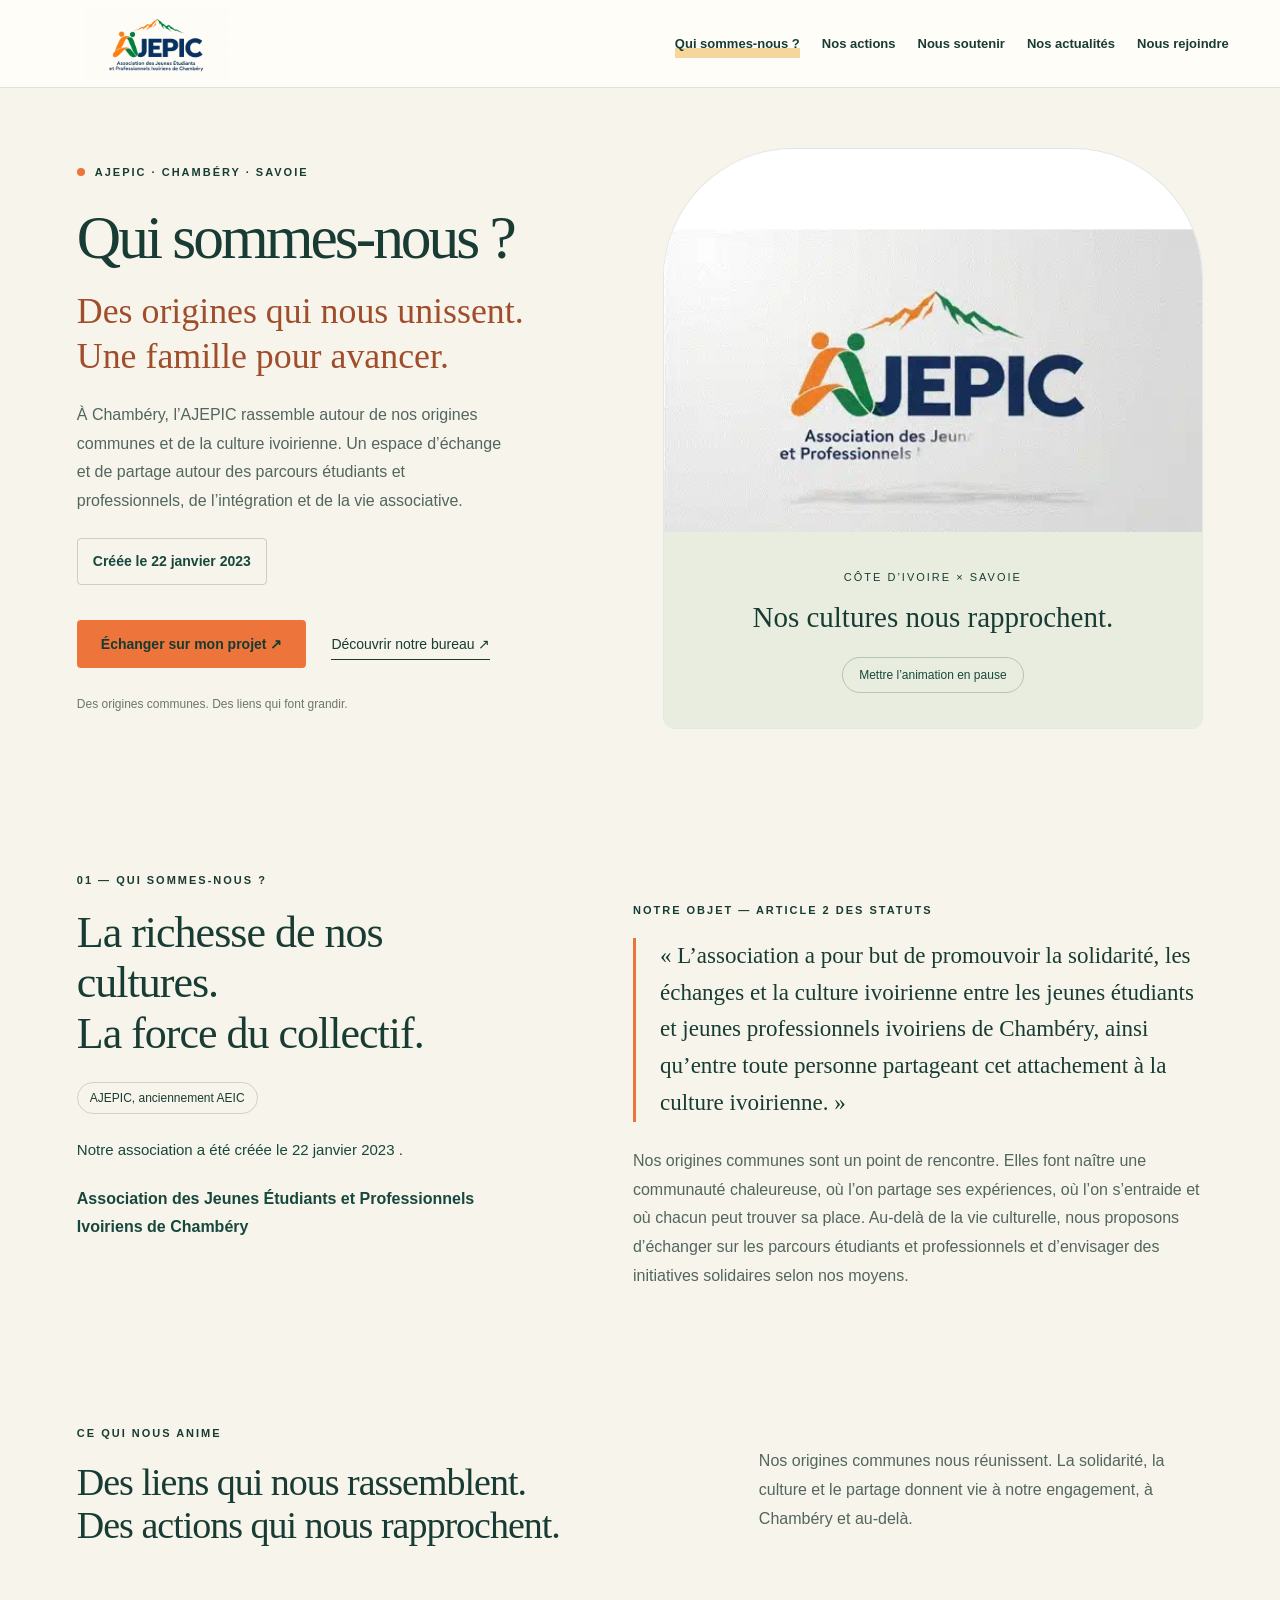
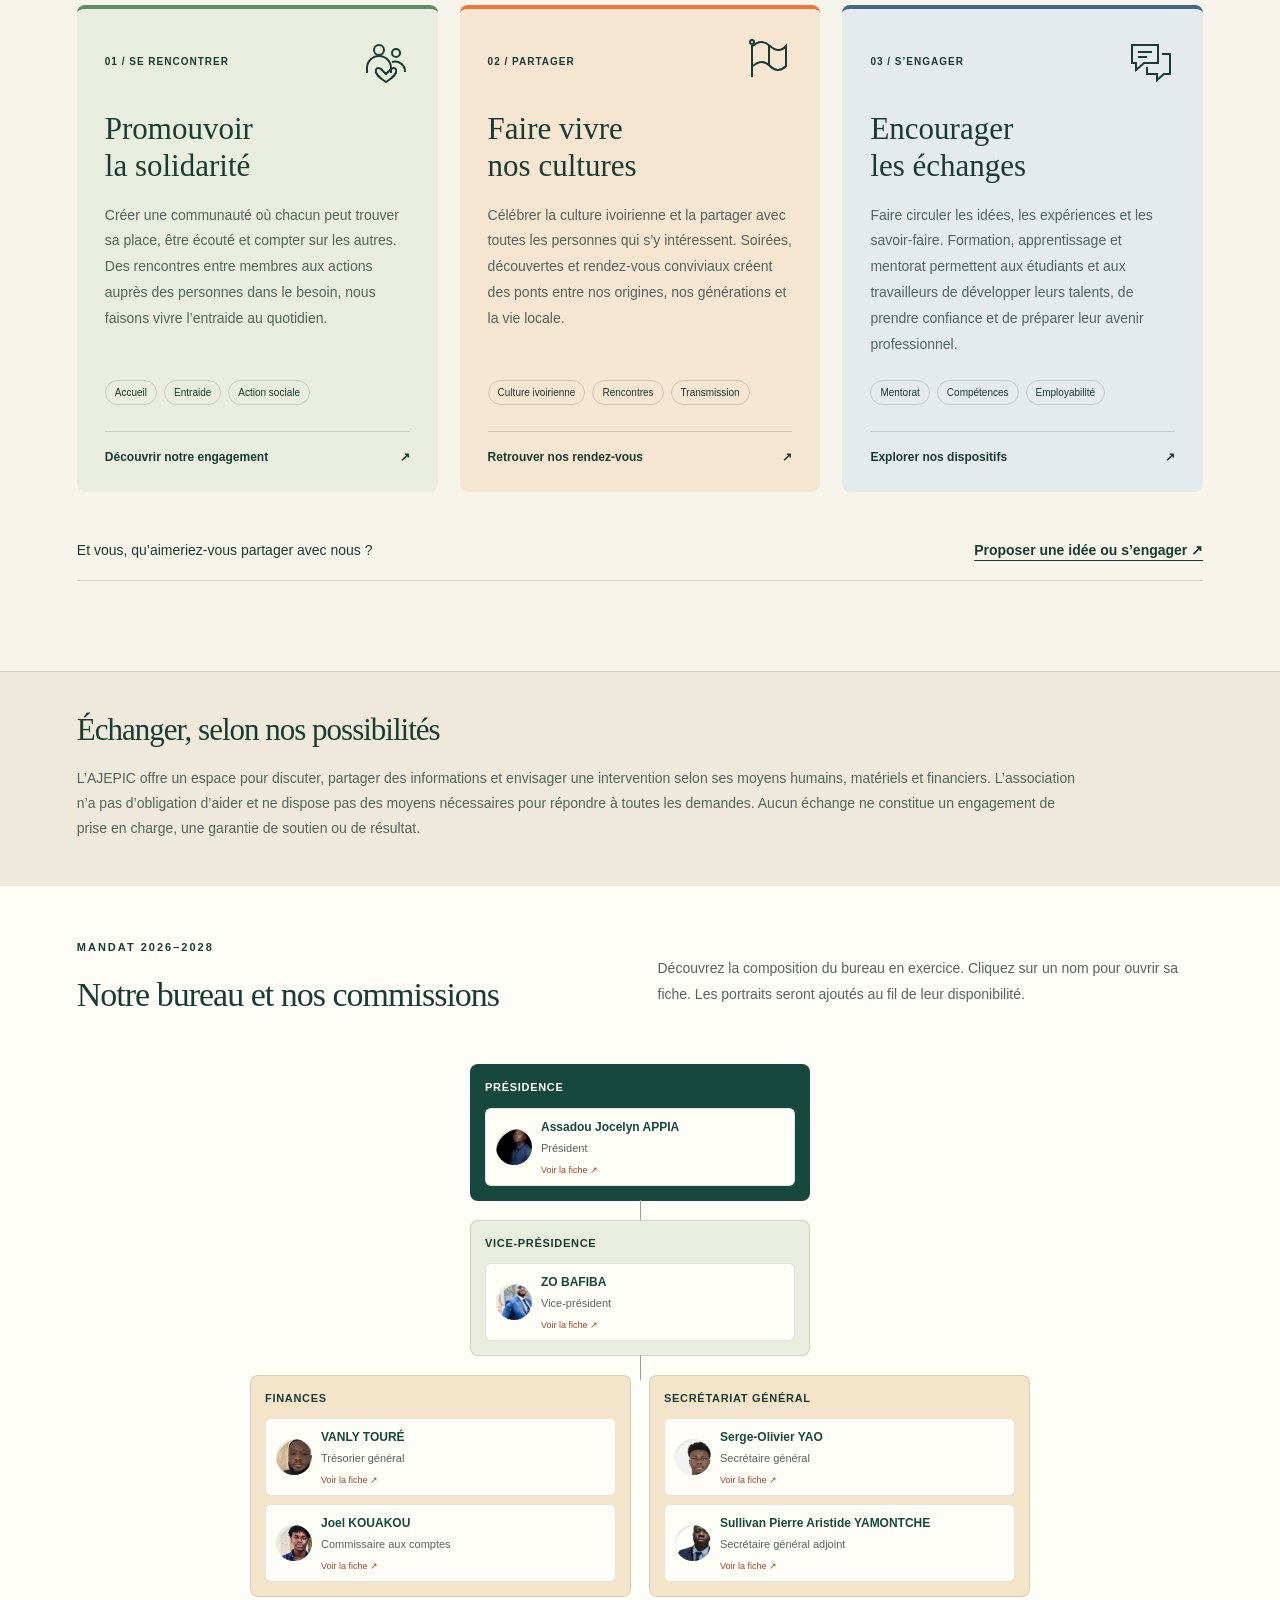
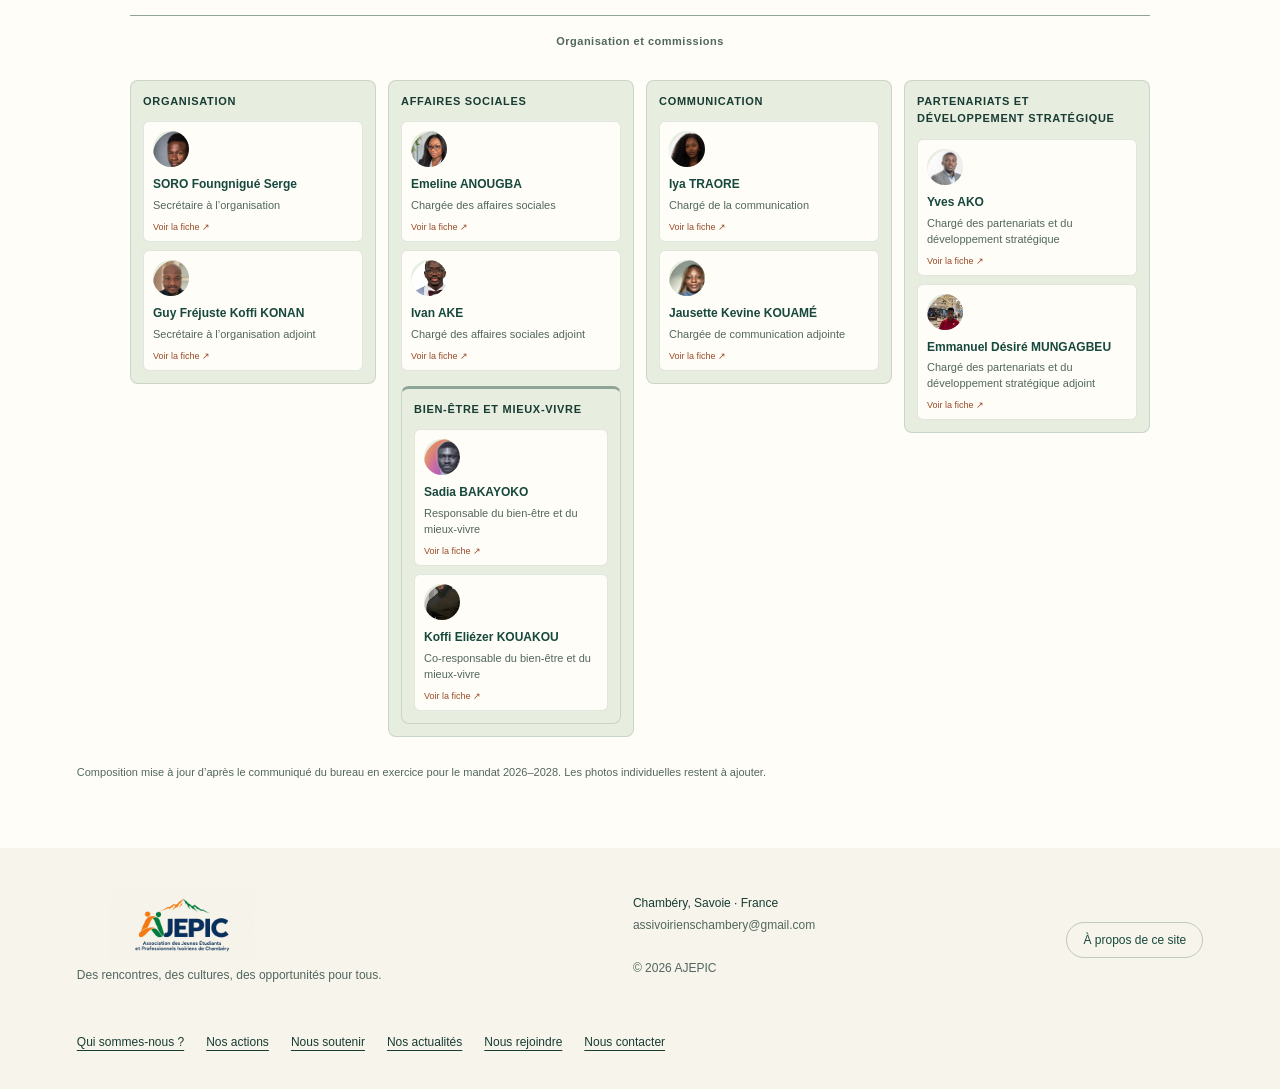
<file: index.html>
<!DOCTYPE html>
<html lang="fr">
 <head>
  <meta charset="utf-8"/>
  <meta content="width=device-width,initial-scale=1" name="viewport"/>
  <meta content="Découvrez l’AJEPIC, association créée le 22 janvier 2023 à Chambéry : solidarité, échanges, culture ivoirienne et accompagnement des parcours." name="description"/>
  <title>
   Qui sommes-nous ? — AJEPIC Chambéry
  </title>
  <link href="style.css" rel="stylesheet"/>
  <link rel="icon" type="image/jpeg" href="assets/logo-ajepic.jpeg"/>
 </head>
 <body>
  <header>
   <a aria-label="AJEPIC accueil" class="brand" href="index.html">
    <img alt="AJEPIC — Association des Jeunes Étudiants et Professionnels Ivoiriens de Chambéry" class="official-logo" src="assets/logo-ajepic.jpeg"/>
   </a>
   <nav aria-label="Navigation principale" class="page-nav" id="nav">
    <a aria-current="page" href="index.html">
     Qui sommes-nous ?
    </a>
    <a href="actions.html">
     Nos actions
    </a>
    <a href="soutenir.html">
     Nous soutenir
    </a>
    <a href="actualites.html">
     Nos actualités
    </a>
    <a href="adherer.html">
     Nous rejoindre
    </a>
   </nav>
   <button aria-expanded="false" aria-label="Ouvrir le menu" class="menu">
    ☰
   </button>
  </header>
  <main class="page-content">
   <section class="hero">
    <div>
     <div class="eyebrow">
      <i class="dot">
      </i>
      AJEPIC · Chambéry · Savoie
     </div>
     <h1>
      Qui sommes-nous ?
     </h1>
     <p class="hero-motto">
      Des origines qui nous unissent.
      <br/>
      Une famille pour avancer.
     </p>
     <p>
      À Chambéry, l’AJEPIC rassemble autour de nos origines communes et de la culture ivoirienne. Un espace d’échange et de partage autour des parcours étudiants et professionnels, de l’intégration et de la vie associative.
     </p>
     <p class="creation-date">
      Créée le
      <time datetime="2023-01-22">
       22 janvier 2023
      </time>
     </p>
     <div class="actions">
      <a class="btn orange" href="actions.html#dispositifs">
       Échanger sur mon projet ↗
      </a>
      <a class="textlink" href="#bureau">
       Découvrir notre bureau ↗
      </a>
     </div>
     <div class="small">
      Des origines communes. Des liens qui font grandir.
     </div>
    </div>
    <div class="identity-art">
     <div class="animated-window">
      <img alt="Animation du logo AJEPIC" id="animated-logo" src="assets/logo-anime.webp"/>
      <img alt="Logo AJEPIC" hidden="" id="still-logo" src="assets/logo-ajepic.jpeg"/>
     </div>
     <div class="identity-caption">
      <span>
       CÔTE D’IVOIRE × SAVOIE
      </span>
      <h3>
       Nos cultures nous rapprochent.
      </h3>
      <button aria-pressed="false" class="filter" id="toggle-animation">
       Mettre l’animation en pause
      </button>
     </div>
    </div>
   </section>
   <section class="section" id="association">
    <div class="intro">
     <div>
      <div class="eyebrow">
       01 — Qui sommes-nous ?
      </div>
      <h2>
       La richesse de nos cultures.
       <br/>
       La force du collectif.
      </h2>
      <span class="pill">
       AJEPIC, anciennement AEIC
      </span>
      <p class="association-date">
       Notre association a été créée le
       <time datetime="2023-01-22">
        22 janvier 2023
       </time>
       .
      </p>
      <p class="full-name">
       Association des Jeunes Étudiants et Professionnels Ivoiriens de Chambéry
      </p>
     </div>
     <div class="copy">
      <div class="eyebrow">
       Notre objet — Article 2 des statuts
      </div>
      <blockquote>
       « L’association a pour but de promouvoir la solidarité, les échanges et la culture ivoirienne entre les jeunes étudiants et jeunes professionnels ivoiriens de Chambéry, ainsi qu’entre toute personne partageant cet attachement à la culture ivoirienne. »
      </blockquote>
      <p>
       Nos origines communes sont un point de rencontre. Elles font naître une communauté chaleureuse, où l’on partage ses expériences, où l’on s’entraide et où chacun peut trouver sa place. Au-delà de la vie culturelle, nous proposons d’échanger sur les parcours étudiants et professionnels et d’envisager des initiatives solidaires selon nos moyens.
      </p>
     </div>
    </div>
   </section>
   <section class="section commitments" id="engagements">
    <div class="commitment-heading">
     <div>
      <div class="eyebrow">
       Ce qui nous anime
      </div>
      <h2>
       Des liens qui nous rassemblent.
       <br/>
       Des actions qui nous rapprochent.
      </h2>
     </div>
     <p>
      Nos origines communes nous réunissent. La solidarité, la culture et le partage donnent vie à notre engagement, à Chambéry et au-delà.
     </p>
    </div>
    <div class="commitment-grid">
     <article class="commitment">
      <div class="commitment-top">
       <span>
        01 / SE RENCONTRER
       </span>
       <svg aria-hidden="true" fill="none" stroke="currentColor" stroke-width="2" viewbox="0 0 48 48">
        <circle cx="17" cy="13" r="5">
        </circle>
        <circle cx="34" cy="16" r="4">
        </circle>
        <path d="M5 36v-5a12 12 0 0 1 24 0v5M30 25a10 10 0 0 1 13 10M21 34c-6-8-14 1 3 11 17-10 9-19 3-11l-3 3z">
        </path>
       </svg>
      </div>
      <h3>
       Promouvoir
       <br/>
       la solidarité
      </h3>
      <p>
       Créer une communauté où chacun peut trouver sa place, être écouté et compter sur les autres. Des rencontres entre membres aux actions auprès des personnes dans le besoin, nous faisons vivre l’entraide au quotidien.
      </p>
      <div class="commitment-tags">
       <span>
        Accueil
       </span>
       <span>
        Entraide
       </span>
       <span>
        Action sociale
       </span>
      </div>
      <a href="actions.html#solidarite">
       Découvrir notre engagement
       <span aria-hidden="true">
        ↗
       </span>
      </a>
     </article>
     <article class="commitment">
      <div class="commitment-top">
       <span>
        02 / PARTAGER
       </span>
       <svg aria-hidden="true" fill="none" stroke="currentColor" stroke-width="2" viewbox="0 0 48 48">
        <path d="M8 8v32M9 9q8-8 17 0t16 0v20q-8 8-16 0t-17 0M25 9v20">
        </path>
        <circle cx="8" cy="5" r="2">
        </circle>
       </svg>
      </div>
      <h3>
       Faire vivre
       <br/>
       nos cultures
      </h3>
      <p>
       Célébrer la culture ivoirienne et la partager avec toutes les personnes qui s’y intéressent. Soirées, découvertes et rendez-vous conviviaux créent des ponts entre nos origines, nos générations et la vie locale.
      </p>
      <div class="commitment-tags">
       <span>
        Culture ivoirienne
       </span>
       <span>
        Rencontres
       </span>
       <span>
        Transmission
       </span>
      </div>
      <a href="actualites.html#agenda">
       Retrouver nos rendez-vous
       <span aria-hidden="true">
        ↗
       </span>
      </a>
     </article>
     <article class="commitment">
      <div class="commitment-top">
       <span>
        03 / S’ENGAGER
       </span>
       <svg aria-hidden="true" fill="none" stroke="currentColor" stroke-width="2" viewbox="0 0 48 48">
        <path d="M5 8h26v18H17l-8 7v-7H5zM35 17h8v20h-6l-7 6v-6H20v-7M11 15h14M11 20h9">
        </path>
       </svg>
      </div>
      <h3>
       Encourager
       <br/>
       les échanges
      </h3>
      <p>
       Faire circuler les idées, les expériences et les savoir-faire. Formation, apprentissage et mentorat permettent aux étudiants et aux travailleurs de développer leurs talents, de prendre confiance et de préparer leur avenir professionnel.
      </p>
      <div class="commitment-tags">
       <span>
        Mentorat
       </span>
       <span>
        Compétences
       </span>
       <span>
        Employabilité
       </span>
      </div>
      <a href="actions.html#dispositifs">
       Explorer nos dispositifs
       <span aria-hidden="true">
        ↗
       </span>
      </a>
     </article>
    </div>
    <div class="commitment-invite">
     <span>
      Et vous, qu’aimeriez-vous partager avec nous ?
     </span>
     <a href="mailto:assivoirienschambery@gmail.com">
      Proposer une idée ou s’engager ↗
     </a>
    </div>
   </section>
   <section class="section intervention-frame" id="notre-cadre">
    <h2>
     Échanger, selon nos possibilités
    </h2>
    <p>
     L’AJEPIC offre un espace pour discuter, partager des informations et envisager une intervention selon ses moyens humains, matériels et financiers. L’association n’a pas d’obligation d’aider et ne dispose pas des moyens nécessaires pour répondre à toutes les demandes. Aucun échange ne constitue un engagement de prise en charge, une garantie de soutien ou de résultat.
    </p>
   </section>
   <section class="section board-section" id="bureau">
    <div class="board-heading">
     <div>
      <div class="eyebrow">
       Mandat 2026–2028
      </div>
      <h2>
       Notre bureau et nos commissions
      </h2>
     </div>
     <p>
      Découvrez la composition du bureau en exercice. Cliquez sur un nom pour ouvrir sa fiche. Les portraits seront ajoutés au fil de leur disponibilité.
     </p>
    </div>
    <div aria-label="Organigramme interactif du bureau de l’AJEPIC" class="board-chart">
     <div class="board-group board-leader">
      <h3>
       Présidence
      </h3>
      <div class="board-people">
       <button aria-label="Voir la fiche de Assadou Jocelyn APPIA" class="board-person" data-member="0">
        <span class="board-avatar">
         <img alt="" src="assets/president.jpg"/>
        </span>
        <span class="board-person-copy">
         <strong>
          Assadou Jocelyn APPIA
         </strong>
         <span>
          Président
         </span>
         <small>
          Voir la fiche ↗
         </small>
        </span>
       </button>
      </div>
     </div>
     <div class="board-group board-deputy">
      <h3>
       Vice-présidence
      </h3>
      <div class="board-people">
       <button aria-label="Voir la fiche de ZO BAFIBA" class="board-person" data-member="1">
        <span class="board-avatar">
         <img alt="" src="assets/vp_momo.jpeg"/>
        </span>
        <span class="board-person-copy">
         <strong>
          ZO BAFIBA
         </strong>
         <span>
          Vice-président
         </span>
         <small>
          Voir la fiche ↗
         </small>
        </span>
       </button>
      </div>
     </div>
     <div class="board-support-row">
      <div class="board-group board-finance">
       <h3>
        Finances
       </h3>
       <div class="board-people">
        <button aria-label="Voir la fiche de VANLY TOURÉ" class="board-person" data-member="2">
         <span class="board-avatar">
          <img alt="" src="assets/TOURÉ_Vanly.jpg"/>
         </span>
         <span class="board-person-copy">
          <strong>
           VANLY TOURÉ
          </strong>
          <span>
           Trésorier général
          </span>
          <small>
           Voir la fiche ↗
          </small>
         </span>
        </button>
        <button aria-label="Voir la fiche de Joel KOUAKOU" class="board-person" data-member="3">
         <span class="board-avatar">
          <img alt="" src="assets/KOUAKOU_Joël.jpg"/>
         </span>
         <span class="board-person-copy">
          <strong>
           Joel KOUAKOU
          </strong>
          <span>
           Commissaire aux comptes
          </span>
          <small>
           Voir la fiche ↗
          </small>
         </span>
        </button>
       </div>
      </div>
      <div class="board-group board-secretary">
       <h3>
        Secrétariat général
       </h3>
       <div class="board-people">
        <button aria-label="Voir la fiche de Serge-Olivier YAO" class="board-person" data-member="4">
         <span class="board-avatar">
          <img alt="" src="assets/YAO_Serge-Olivier.png"/>
         </span>
         <span class="board-person-copy">
          <strong>
           Serge-Olivier YAO
          </strong>
          <span>
           Secrétaire général
          </span>
          <small>
           Voir la fiche ↗
          </small>
         </span>
        </button>
        <button aria-label="Voir la fiche de Sullivan Pierre Aristide YAMONTCHE" class="board-person" data-member="5">
         <span class="board-avatar">
          <img alt="" src="assets/YAMONTCHE_Aristide.jpg"/>
         </span>
         <span class="board-person-copy">
          <strong>
           Sullivan Pierre Aristide YAMONTCHE
          </strong>
          <span>
           Secrétaire général adjoint
          </span>
          <small>
           Voir la fiche ↗
          </small>
         </span>
        </button>
       </div>
      </div>
     </div>
     <p class="board-commissions-label">
      Organisation et commissions
     </p>
     <div class="board-commissions">
      <div class="board-group">
       <h3>
        Organisation
       </h3>
       <div class="board-people">
        <button aria-label="Voir la fiche de SORO Foungnigué Serge" class="board-person" data-member="6">
         <span class="board-avatar">
          <img alt="" src="assets/serge-soro.jpg"/>
         </span>
         <span class="board-person-copy">
          <strong>
           SORO Foungnigué Serge
          </strong>
          <span>
           Secrétaire à l’organisation
          </span>
          <small>
           Voir la fiche ↗
          </small>
         </span>
        </button>
        <button aria-label="Voir la fiche de Guy Fréjuste Koffi KONAN" class="board-person" data-member="7">
        <span class="board-avatar">
         <img alt="" src="assets/GUY.jpeg"/>
        </span>
         <span class="board-person-copy">
          <strong>
           Guy Fréjuste Koffi KONAN
          </strong>
          <span>
           Secrétaire à l’organisation adjoint
          </span>
          <small>
           Voir la fiche ↗
          </small>
         </span>
        </button>
       </div>
      </div>
      <div class="board-group">
       <h3>
        Affaires sociales
       </h3>
       <div class="board-people">
        <button aria-label="Voir la fiche de Emeline ANOUGBA" class="board-person" data-member="8">
         <span class="board-avatar">
          <img alt="" src="assets/emeline-anougba.jpeg"/>
         </span>
         <span class="board-person-copy">
          <strong>
           Emeline ANOUGBA
          </strong>
          <span>
           Chargée des affaires sociales
          </span>
          <small>
           Voir la fiche ↗
          </small>
         </span>
        </button>
        <button aria-label="Voir la fiche de Ivan AKE" class="board-person" data-member="9">
         <span class="board-avatar">
          <img alt="" src="assets/AKE_Yvan.jpg"/>
         </span>
         <span class="board-person-copy">
          <strong>
           Ivan AKE
          </strong>
          <span>
           Chargé des affaires sociales adjoint
          </span>
          <small>
           Voir la fiche ↗
          </small>
         </span>
        </button>
       </div>
       <div class="board-group board-cell">
        <h3>
         Bien-être et mieux-vivre
        </h3>
        <div class="board-people">
         <button aria-label="Voir la fiche de Sadia BAKAYOKO" class="board-person" data-member="14">
          <span class="board-avatar">
           <img alt="" src="assets/sadia-bakayoko.jpg"/>
          </span>
          <span class="board-person-copy">
           <strong>
            Sadia BAKAYOKO
           </strong>
           <span>
            Responsable du bien-être et du mieux-vivre
           </span>
           <small>
            Voir la fiche ↗
           </small>
          </span>
         </button>
         <button aria-label="Voir la fiche de Koffi Eliézer KOUAKOU" class="board-person" data-member="15">
          <span class="board-avatar">
          <img alt="" src="assets/KOUAKOU_Koffi.jpg"/>
         </span>
          <span class="board-person-copy">
           <strong>
            Koffi Eliézer KOUAKOU
           </strong>
           <span>
            Co-responsable du bien-être et du mieux-vivre
           </span>
           <small>
            Voir la fiche ↗
           </small>
          </span>
         </button>
        </div>
       </div>
      </div>
      <div class="board-group">
       <h3>
        Communication
       </h3>
       <div class="board-people">
        <button aria-label="Voir la fiche de Iya TRAORE" class="board-person" data-member="10">
         <span class="board-avatar">
          <img alt="" src="assets/TRAORE_IYA.jpg"/>
         </span>
         <span class="board-person-copy">
          <strong>
           Iya TRAORE
          </strong>
          <span>
           Chargé de la communication
          </span>
          <small>
           Voir la fiche ↗
          </small>
         </span>
        </button>
        <button aria-label="Voir la fiche de Jausette Kevine KOUAMÉ" class="board-person" data-member="11">
         <span class="board-avatar">
          <img alt="" src="assets/jausette-kouame.jpg"/>
         </span>
         <span class="board-person-copy">
          <strong>
           Jausette Kevine KOUAMÉ
          </strong>
          <span>
           Chargée de communication adjointe
          </span>
          <small>
           Voir la fiche ↗
          </small>
         </span>
        </button>
       </div>
      </div>
      <div class="board-group">
       <h3>
        Partenariats et développement stratégique
       </h3>
       <div class="board-people">
        <button aria-label="Voir la fiche de Yves AKO" class="board-person" data-member="12">
         <span class="board-avatar">
          <img alt="" src="assets/yves-ako.jpg"/>
         </span>
         <span class="board-person-copy">
          <strong>
           Yves AKO
          </strong>
          <span>
           Chargé des partenariats et du développement stratégique
          </span>
          <small>
           Voir la fiche ↗
          </small>
         </span>
        </button>
        <button aria-label="Voir la fiche de Emmanuel Désiré MUNGAGBEU" class="board-person" data-member="13">
         <span class="board-avatar">
          <img alt="" src="assets/MUNGAGBEU_ Emmanuel.jpg"/>
         </span>
         <span class="board-person-copy">
          <strong>
           Emmanuel Désiré MUNGAGBEU
          </strong>
          <span>
           Chargé des partenariats et du développement stratégique adjoint
          </span>
          <small>
           Voir la fiche ↗
          </small>
         </span>
        </button>
       </div>
      </div>
     </div>
    </div>
    <p class="board-footnote">
     Composition mise à jour d’après le communiqué du bureau en exercice pour le mandat 2026–2028. Les photos individuelles restent à ajouter.
    </p>
   </section>
  </main>
  <footer>
   <div>
    <a class="brand" href="index.html">
     <img alt="AJEPIC — Association des Jeunes Étudiants et Professionnels Ivoiriens de Chambéry" class="official-logo" src="assets/logo-ajepic.jpeg"/>
    </a>
    <p>
     Des rencontres, des cultures, des opportunités pour tous.
    </p>
   </div>
   <div>
    Chambéry, Savoie · France
    <br/>
    <p>
     <a href="mailto:assivoirienschambery@gmail.com">
      assivoirienschambery@gmail.com
     </a>
     <br/>
     <br/>
     © 2026 AJEPIC
    </p>
   </div>
   <button class="filter" id="privacy">
    À propos de ce site
   </button>
   <div class="page-footer-links">
    <a href="index.html">
     Qui sommes-nous ?
    </a>
    <a href="actions.html">
     Nos actions
    </a>
    <a href="soutenir.html">
     Nous soutenir
    </a>
    <a href="actualites.html">
     Nos actualités
    </a>
    <a href="adherer.html">
     Nous rejoindre
    </a>
    <a href="contact.html">
     Nous contacter
    </a>
   </div>
  </footer>
  <dialog id="detail">
   <button aria-label="Fermer" class="close">
    ×
   </button>
   <div class="dialogbody">
   </div>
  </dialog>
  <script>
   const oldRoutes={"dispositifs": "actions.html", "solidarite": "actions.html", "agenda": "actualites.html", "rejoindre": "soutenir.html", "partenaires": "soutenir.html", "contact": "contact.html", "adhesion": "adherer.html"};const oldId=location.hash.slice(1);if(oldRoutes[oldId])location.replace(oldRoutes[oldId]+location.hash);
  </script>
  <script src="script.js">
  </script>
 </body>
</html>
</file>
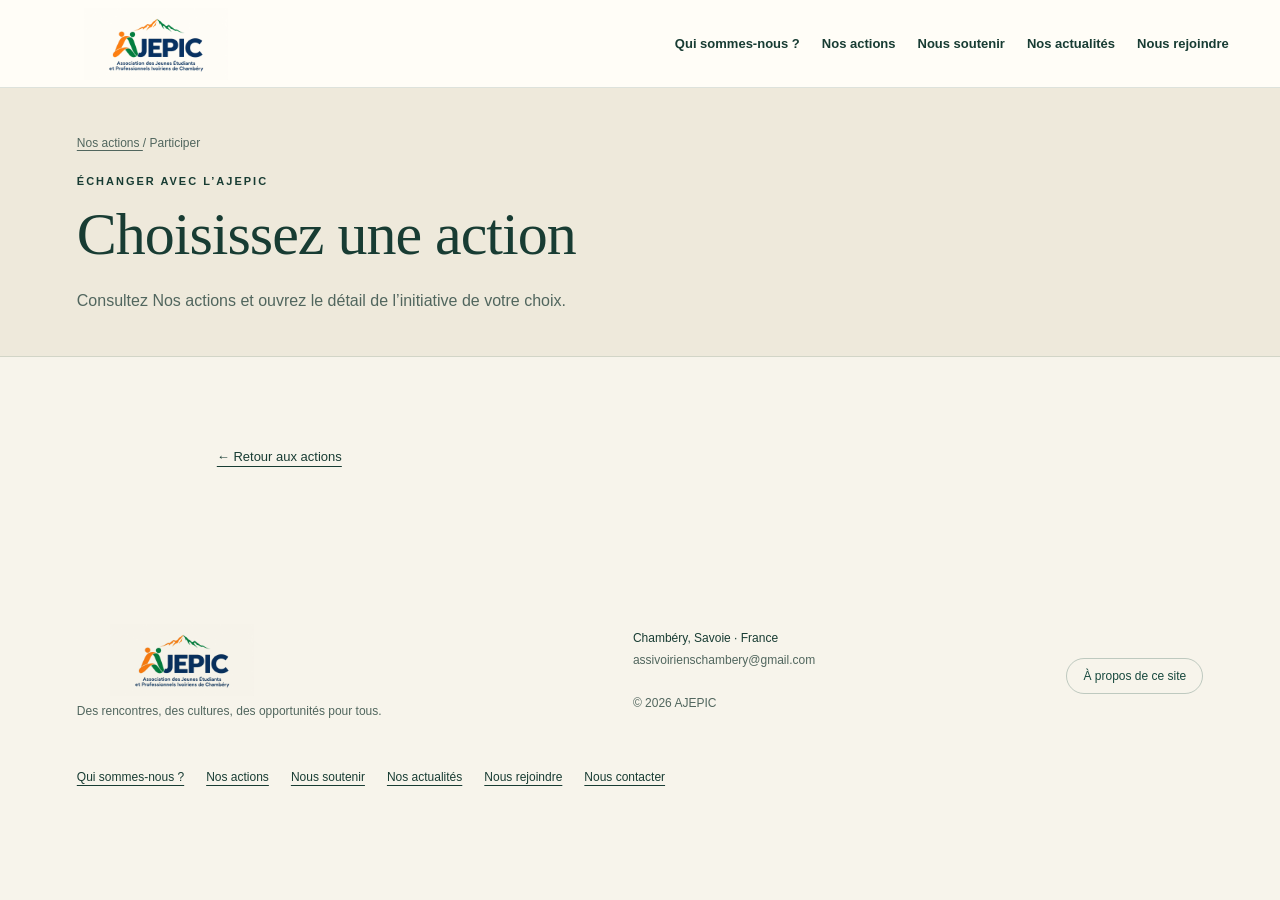
<file: action-participation.html>
<!DOCTYPE html>
<html lang="fr">
 <head>
  <meta charset="utf-8"/>
  <meta content="width=device-width,initial-scale=1" name="viewport"/>
  <meta content="Inscription aux actions de l’AJEPIC, don de vêtements et signalement d’un besoin : contactez l’association par formulaire." name="description"/>
  <title>
   Participer à nos actions — AJEPIC Chambéry
  </title>
  <link href="style.css" rel="stylesheet"/>
  <link rel="icon" type="image/jpeg" href="assets/logo-ajepic.jpeg"/>
 </head>
 <body>
  <header>
   <a aria-label="AJEPIC accueil" class="brand" href="index.html">
    <img alt="AJEPIC — Association des Jeunes Étudiants et Professionnels Ivoiriens de Chambéry" class="official-logo" src="assets/logo-ajepic.jpeg"/>
   </a>
   <nav aria-label="Navigation principale" class="page-nav" id="nav">
    <a href="index.html">
     Qui sommes-nous ?
    </a>
    <a href="actions.html">
     Nos actions
    </a>
    <a href="soutenir.html">
     Nous soutenir
    </a>
    <a href="actualites.html">
     Nos actualités
    </a>
    <a href="adherer.html">
     Nous rejoindre
    </a>
   </nav>
   <button aria-expanded="false" aria-label="Ouvrir le menu" class="menu">
    ☰
   </button>
  </header>
  <main class="page-content">
   <section class="page-heading">
    <div class="breadcrumb">
     <a href="actions.html">
      Nos actions
     </a>
     / Participer
    </div>
    <div class="eyebrow">
     Échanger avec l’AJEPIC
    </div>
    <h1 id="initiative-form-title">
     Participer à une action
    </h1>
    <p id="initiative-form-intro">
     Consultez Nos actions pour choisir votre initiative.
    </p>
   </section>
   <section class="section registration-section">
    <a class="registration-back" href="actions.html#initiatives">
     ← Retour aux actions
    </a>
    <form action="https://formsubmit.co/assivoirienschambery@gmail.com" id="initiative-registration" method="POST">
     <input name="Action" type="hidden" value=""/>
     <input name="_subject" type="hidden" value="AJEPIC - Action associative"/>
     <input name="_template" type="hidden" value="table"/>
     <input name="_url" type="hidden" value=""/>
     <input name="_next" type="hidden" value=""/>
     <input name="_autoresponse" type="hidden" value="Bonjour, votre message a été transmis à l’AJEPIC. L’association vous répondra par mail selon ses disponibilités. Cet accusé de réception ne vaut pas confirmation d’inscription ni engagement de prise en charge. Merci pour votre intérêt."/>
     <div aria-hidden="true" class="registration-honey">
      <label>
       Ne pas remplir ce champ
       <input autocomplete="off" name="_honey" tabindex="-1" type="text"/>
      </label>
     </div>
     <h2>
      Vos coordonnées
     </h2>
     <p>
      Les quatre champs ci-dessous sont obligatoires.
     </p>
     <div class="registration-fields">
      <div class="registration-field">
       <label for="action-nom">
        Nom
       </label>
       <input autocomplete="family-name" id="action-nom" maxlength="100" name="Nom" required=""/>
      </div>
      <div class="registration-field">
       <label for="action-prenom">
        Prénom
       </label>
       <input autocomplete="given-name" id="action-prenom" maxlength="150" name="Prenom" required=""/>
      </div>
      <div class="registration-field">
       <label for="action-email">
        Email
       </label>
       <input autocomplete="email" id="action-email" maxlength="254" name="email" required="" type="email"/>
      </div>
      <div class="registration-field">
       <label for="action-contact">
        Contact téléphonique
       </label>
       <input autocomplete="tel" id="action-contact" maxlength="40" name="Contact" required="" type="tel"/>
      </div>
     </div>
     <div class="registration-field action-description" hidden="" id="initiative-description-wrap">
      <label for="initiative-description" id="initiative-description-label">
       Votre message
      </label>
      <textarea disabled="" id="initiative-description" maxlength="2000" name="Description" rows="5"></textarea>
     </div>
     <p class="registration-privacy">
      Ces informations sont transmises à l’AJEPIC via FormSubmit pour traiter votre demande et vous répondre par mail. Contact :
      <a href="mailto:assivoirienschambery@gmail.com">
       assivoirienschambery@gmail.com
      </a>
      .
     </p>
     <button class="btn orange" type="submit">
      Soumettre
     </button>
     <p class="registration-note">
      L’association propose un échange et intervient selon ses moyens, sans obligation de prise en charge. Toute inscription reste à confirmer par l’équipe.
     </p>
    </form>
   </section>
  </main>
  <footer>
   <div>
    <a class="brand" href="index.html">
     <img alt="AJEPIC — Association des Jeunes Étudiants et Professionnels Ivoiriens de Chambéry" class="official-logo" src="assets/logo-ajepic.jpeg"/>
    </a>
    <p>
     Des rencontres, des cultures, des opportunités pour tous.
    </p>
   </div>
   <div>
    Chambéry, Savoie · France
    <br/>
    <p>
     <a href="mailto:assivoirienschambery@gmail.com">
      assivoirienschambery@gmail.com
     </a>
     <br/>
     <br/>
     © 2026 AJEPIC
    </p>
   </div>
   <button class="filter" id="privacy">
    À propos de ce site
   </button>
   <div class="page-footer-links">
    <a href="index.html">
     Qui sommes-nous ?
    </a>
    <a href="actions.html">
     Nos actions
    </a>
    <a href="soutenir.html">
     Nous soutenir
    </a>
    <a href="actualites.html">
     Nos actualités
    </a>
    <a href="adherer.html">
     Nous rejoindre
    </a>
    <a href="contact.html">
     Nous contacter
    </a>
   </div>
  </footer>
  <dialog id="detail">
   <button aria-label="Fermer" class="close">
    ×
   </button>
   <div class="dialogbody">
   </div>
  </dialog>
  <script src="script.js">
  </script>
 </body>
</html>
</file>
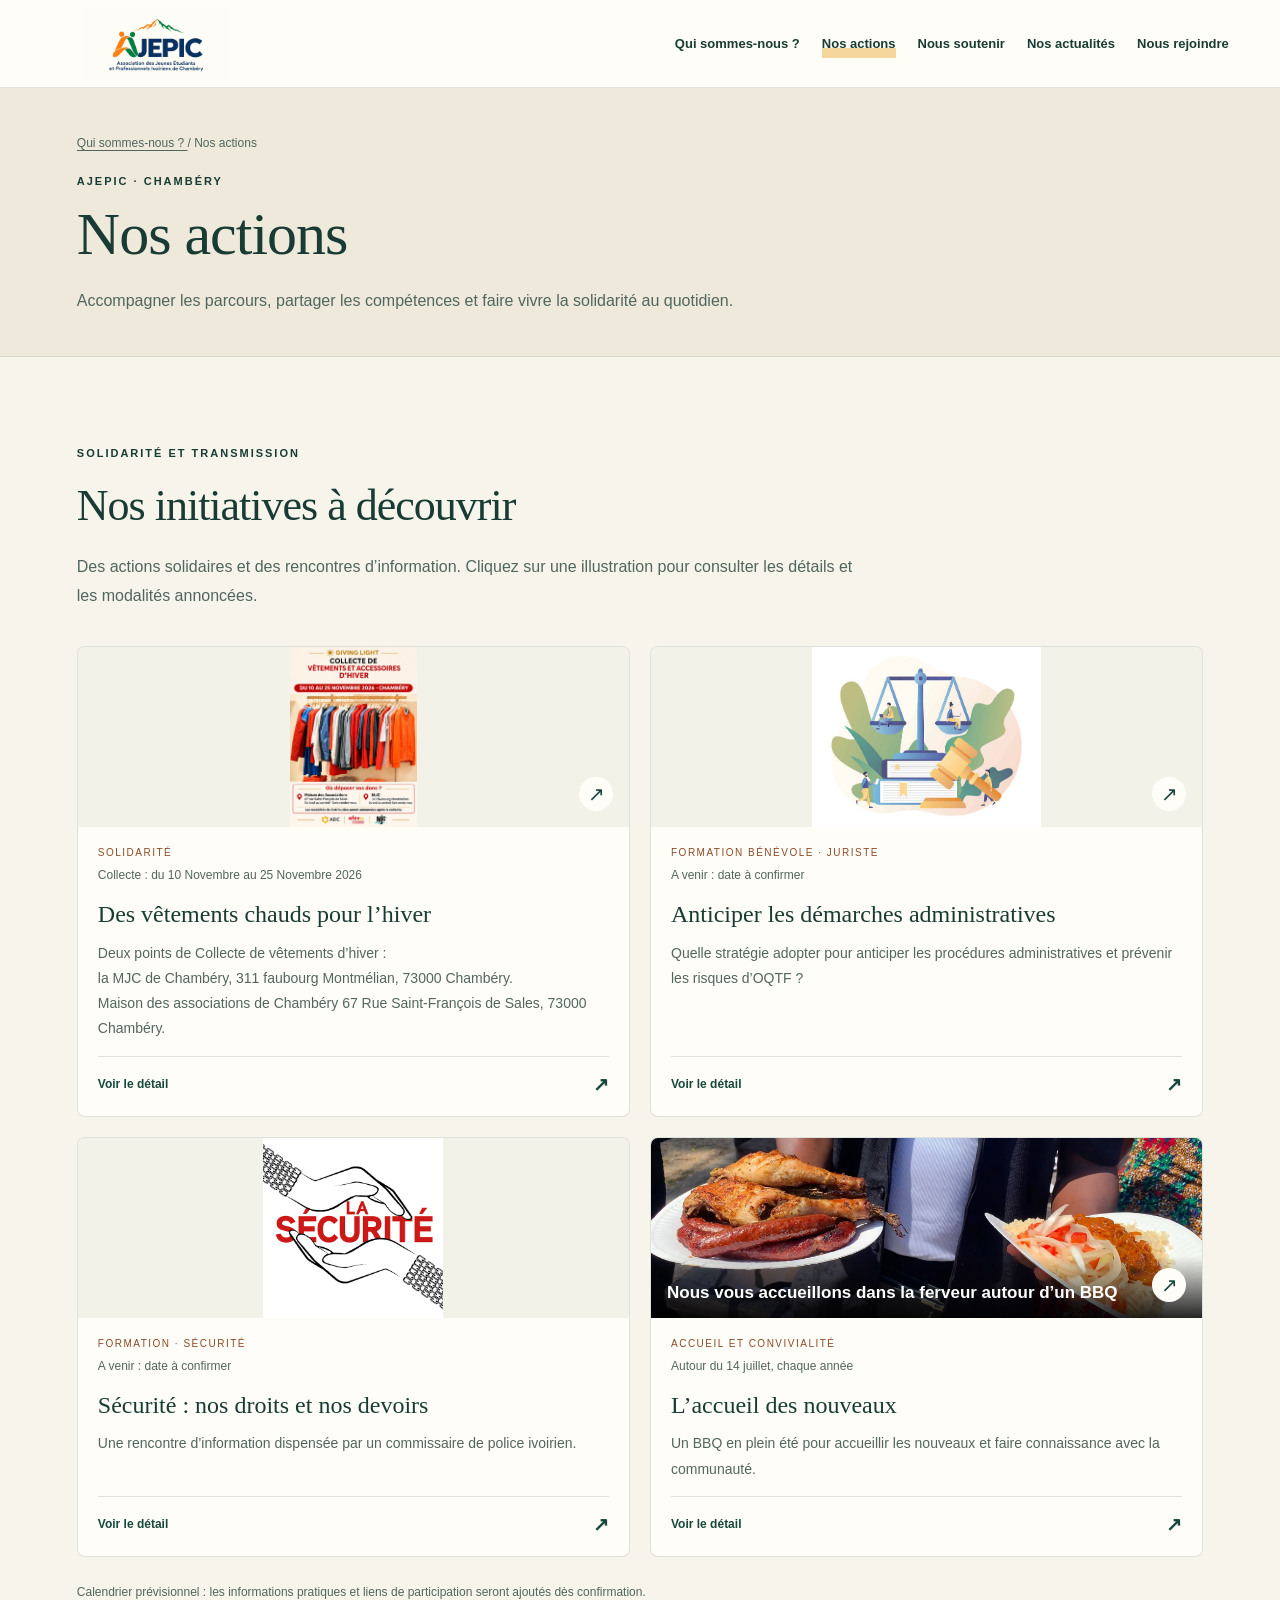
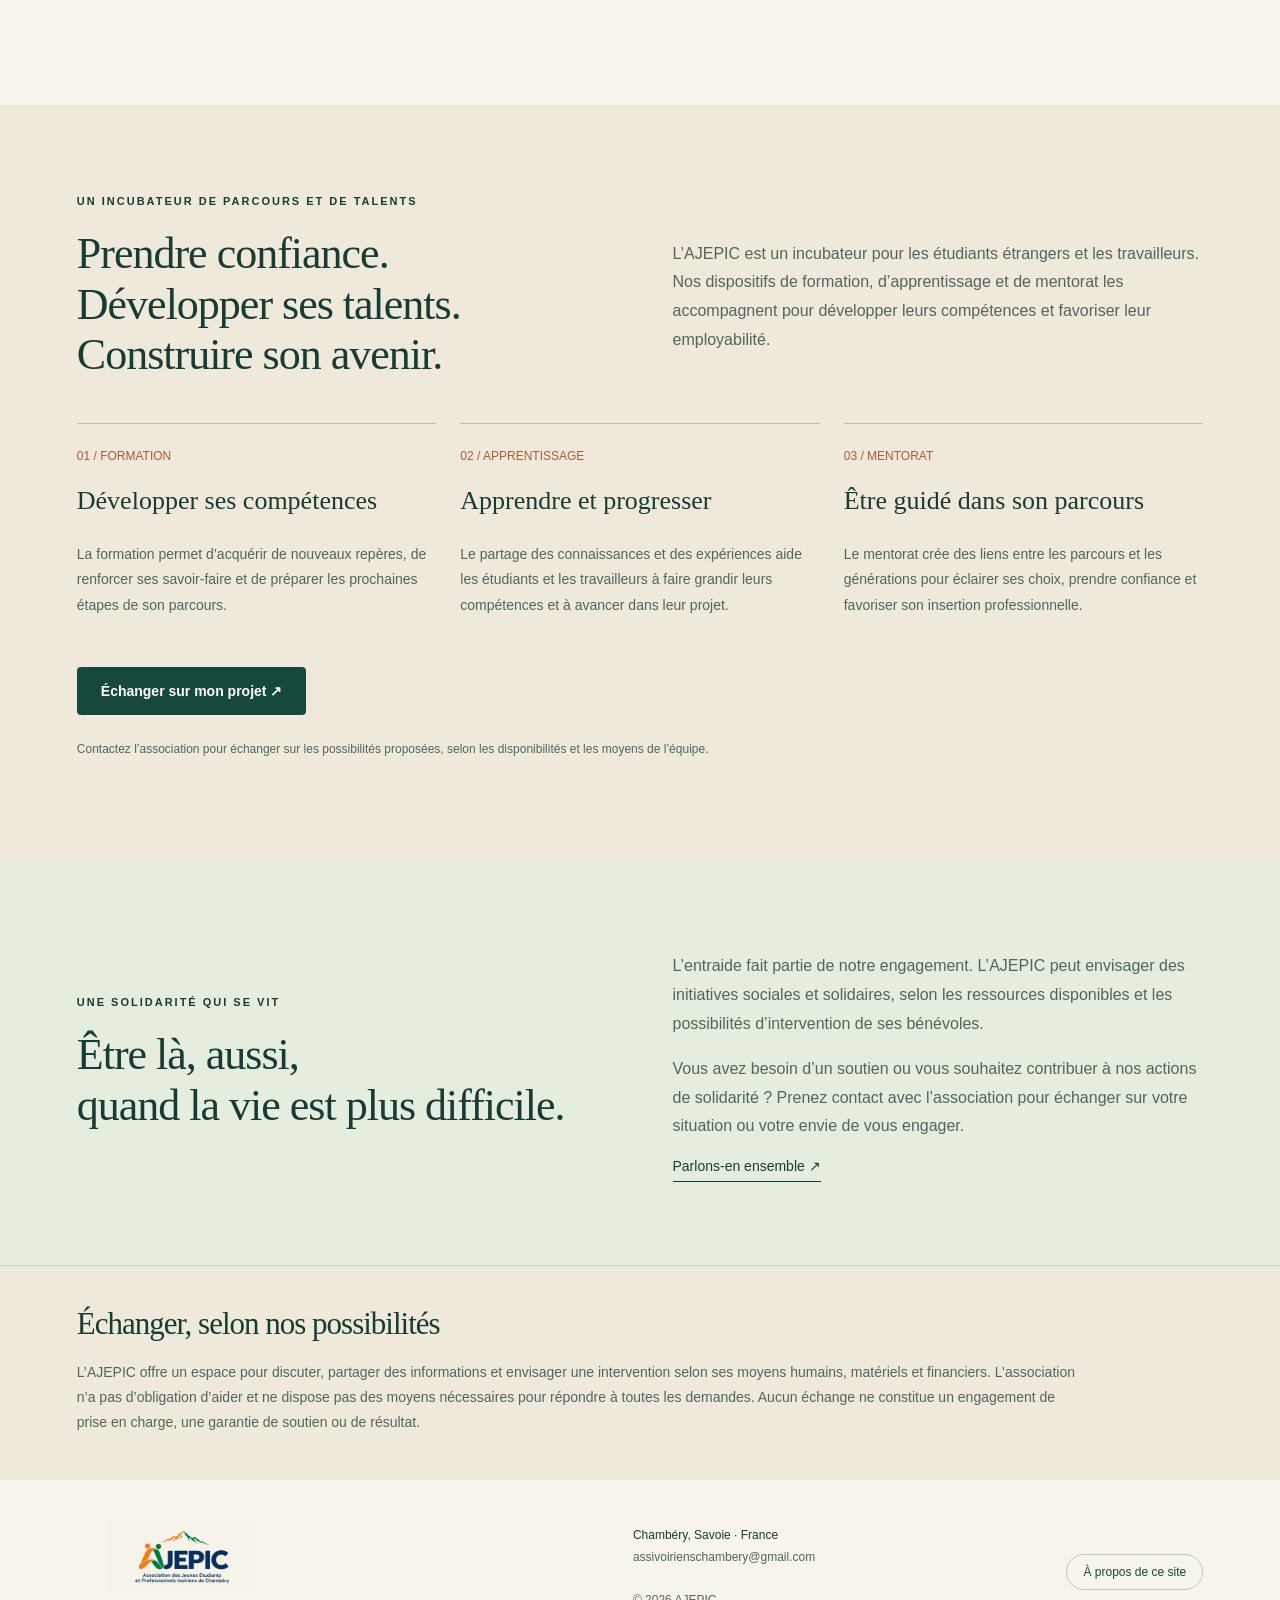
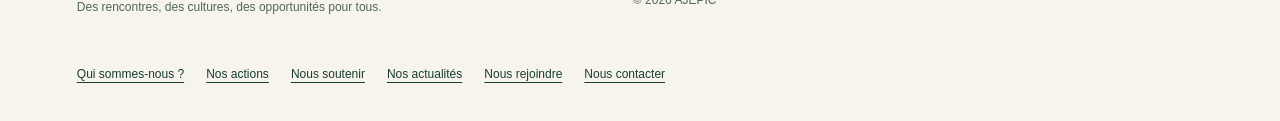
<file: actions.html>
<!DOCTYPE html>
<html lang="fr">
 <head>
  <meta charset="utf-8"/>
  <meta content="width=device-width,initial-scale=1" name="viewport"/>
  <meta content="Nos actions : découvrez la vie de l’AJEPIC à Chambéry, ses actions, ses rendez-vous et les façons de participer." name="description"/>
  <title>
   Nos actions — AJEPIC Chambéry
  </title>
  <link href="style.css" rel="stylesheet"/>
  <link rel="icon" type="image/jpeg" href="assets/logo-ajepic.jpeg"/>
 </head>
 <body>
  <header>
   <a aria-label="AJEPIC accueil" class="brand" href="index.html">
    <img alt="AJEPIC — Association des Jeunes Étudiants et Professionnels Ivoiriens de Chambéry" class="official-logo" src="assets/logo-ajepic.jpeg"/>
   </a>
   <nav aria-label="Navigation principale" class="page-nav" id="nav">
    <a href="index.html">
     Qui sommes-nous ?
    </a>
    <a aria-current="page" href="actions.html">
     Nos actions
    </a>
    <a href="soutenir.html">
     Nous soutenir
    </a>
    <a href="actualites.html">
     Nos actualités
    </a>
    <a href="adherer.html">
     Nous rejoindre
    </a>
   </nav>
   <button aria-expanded="false" aria-label="Ouvrir le menu" class="menu">
    ☰
   </button>
  </header>
  <main class="page-content">
   <section class="page-heading">
    <div class="breadcrumb">
     <a href="index.html">
      Qui sommes-nous ?
     </a>
     / Nos actions
    </div>
    <div class="eyebrow">
     AJEPIC · Chambéry
    </div>
    <h1>
     Nos actions
    </h1>
    <p>
     Accompagner les parcours, partager les compétences et faire vivre la solidarité au quotidien.
    </p>
   </section>
   <section class="section initiatives" id="initiatives">
    <div class="eyebrow">
     Solidarité et transmission
    </div>
    <h2>
     Nos initiatives à découvrir
    </h2>
    <p class="initiatives-intro">
     Des actions solidaires et des rencontres d’information. Cliquez sur une illustration pour consulter les détails et les modalités annoncées.
    </p>
    <div class="initiative-grid">
     <article class="initiative-card">
      <button aria-label="Détails : Des vêtements chauds pour l’hiver" class="initiative-visual" data-initiative="0">
       <img alt="Affiche de la collecte de vêtements d’hiver du 10 - 25 novembre à la MJC de Chambéry" loading="lazy" src="assets/collecte-vetements-hiver_up.jpeg"/>
       <span aria-hidden="true">
        ↗
       </span>
      </button>
      <div class="initiative-copy">
       <span class="tag">
        Solidarité
       </span>
       <span class="initiative-date">
        Collecte : du 10 Novembre au 25 Novembre 2026
       </span>
       <h3>
        Des vêtements chauds pour l’hiver
       </h3>
       <p>
        Deux points de Collecte de vêtements d’hiver : <br>
        la MJC de Chambéry, 311 faubourg Montmélian, 73000 Chambéry. <br>
        Maison des associations de Chambéry 67 Rue Saint-François de Sales, 73000 Chambéry.
       </p>
       <button class="event-more" data-initiative="0">
        Voir le détail
        <span aria-hidden="true">
         ↗
        </span>
       </button>
      </div>
     </article>
     <article class="initiative-card">
      <button aria-label="Détails : Anticiper les démarches administratives" class="initiative-visual" data-initiative="1">
       <img alt="Illustration : Formation bénévole · Juriste" loading="lazy" src="assets/image_formation_droits.jpg"/>
       <span aria-hidden="true">
        ↗
       </span>
      </button>
      <div class="initiative-copy">
       <span class="tag">
        Formation bénévole · Juriste
       </span>
       <span class="initiative-date">
        A venir : date à confirmer
       </span>
       <h3>
        Anticiper les démarches administratives
       </h3>
       <p>
        Quelle stratégie adopter pour anticiper les procédures administratives et prévenir les risques d’OQTF ?
       </p>
       <button class="event-more" data-initiative="1">
        Voir le détail
        <span aria-hidden="true">
         ↗
        </span>
       </button>
      </div>
     </article>
     <article class="initiative-card">
      <button aria-label="Détails : Sécurité : nos droits et nos devoirs" class="initiative-visual" data-initiative="2">
       <img alt="Illustration : Formation · Sécurité" loading="lazy" src="assets/images_securite.png"/>
        ↗
       </span>
      </button>
      <div class="initiative-copy">
       <span class="tag">
        Formation · Sécurité
       </span>
       <span class="initiative-date">
        A venir : date à confirmer
       </span>
       <h3>
        Sécurité : nos droits et nos devoirs
       </h3>
       <p>
        Une rencontre d’information dispensée par un commissaire de police ivoirien.
       </p>
       <button class="event-more" data-initiative="2">
        Voir le détail
        <span aria-hidden="true">
         ↗
        </span>
       </button>
      </div>
     </article>
     <article class="initiative-card">
      <button aria-label="Détails : L’accueil des nouveaux" class="initiative-visual" data-initiative="3">
       <div class="bbq-photo-overlay">
        <img alt="Un BBQ en plein été pour accueillir les nouveaux" loading="lazy" src="assets/accueil-bbq.jpg"/>
        <strong>
         Nous vous accueillons dans la ferveur autour d’un BBQ
        </strong>
       </div>
       <span aria-hidden="true">
        ↗
       </span>
      </button>
      <div class="initiative-copy">
       <span class="tag">
        Accueil et convivialité
       </span>
       <span class="initiative-date">
        Autour du 14 juillet, chaque année
       </span>
       <h3>
        L’accueil des nouveaux
       </h3>
       <p>
        Un BBQ en plein été pour accueillir les nouveaux et faire connaissance avec la communauté.
       </p>
       <button class="event-more" data-initiative="3">
        Voir le détail
        <span aria-hidden="true">
         ↗
        </span>
       </button>
      </div>
     </article>
    </div>
    <p class="initiative-note">
     Calendrier prévisionnel : les informations pratiques et liens de participation seront ajoutés dès confirmation.
    </p>
   </section>
   <section class="section support" id="dispositifs">
    <div class="eyebrow">
     Un incubateur de parcours et de talents
    </div>
    <div class="support-intro">
     <h2>
      Prendre confiance.
      <br/>
      Développer ses talents.
      <br/>
      Construire son avenir.
     </h2>
     <p>
      L’AJEPIC est un incubateur pour les étudiants étrangers et les travailleurs. Nos dispositifs de formation, d’apprentissage et de mentorat les accompagnent pour développer leurs compétences et favoriser leur employabilité.
     </p>
    </div>
    <div class="values">
     <article class="value">
      <span class="num">
       01 / FORMATION
      </span>
      <h3>
       Développer ses compétences
      </h3>
      <p>
       La formation permet d’acquérir de nouveaux repères, de renforcer ses savoir-faire et de préparer les prochaines étapes de son parcours.
      </p>
     </article>
     <article class="value">
      <span class="num">
       02 / APPRENTISSAGE
      </span>
      <h3>
       Apprendre et progresser
      </h3>
      <p>
       Le partage des connaissances et des expériences aide les étudiants et les travailleurs à faire grandir leurs compétences et à avancer dans leur projet.
      </p>
     </article>
     <article class="value">
      <span class="num">
       03 / MENTORAT
      </span>
      <h3>
       Être guidé dans son parcours
      </h3>
      <p>
       Le mentorat crée des liens entre les parcours et les générations pour éclairer ses choix, prendre confiance et favoriser son insertion professionnelle.
      </p>
     </article>
    </div>
    <a class="btn" href="mailto:assivoirienschambery@gmail.com?subject=Accompagnement%20AJEPIC">
     Échanger sur mon projet ↗
    </a>
    <p class="footnote">
     Contactez l’association pour échanger sur les possibilités proposées, selon les disponibilités et les moyens de l’équipe.
    </p>
   </section>
   <section class="section solidarity" id="solidarite">
    <div>
     <div class="eyebrow">
      Une solidarité qui se vit
     </div>
     <h2>
      Être là, aussi,
      <br/>
      quand la vie est plus difficile.
     </h2>
    </div>
    <div>
     <p>
      L’entraide fait partie de notre engagement. L’AJEPIC peut envisager des initiatives sociales et solidaires, selon les ressources disponibles et les possibilités d’intervention de ses bénévoles.
     </p>
     <p>
      Vous avez besoin d’un soutien ou vous souhaitez contribuer à nos actions de solidarité ? Prenez contact avec l’association pour échanger sur votre situation ou votre envie de vous engager.
     </p>
     <a class="textlink" href="mailto:assivoirienschambery@gmail.com?subject=Solidarit%C3%A9%20AJEPIC">
      Parlons-en ensemble ↗
     </a>
    </div>
   </section>
   <section class="section intervention-frame" id="cadre-intervention">
    <h2>
     Échanger, selon nos possibilités
    </h2>
    <p>
     L’AJEPIC offre un espace pour discuter, partager des informations et envisager une intervention selon ses moyens humains, matériels et financiers. L’association n’a pas d’obligation d’aider et ne dispose pas des moyens nécessaires pour répondre à toutes les demandes. Aucun échange ne constitue un engagement de prise en charge, une garantie de soutien ou de résultat.
    </p>
   </section>
  </main>
  <footer>
   <div>
    <a class="brand" href="index.html">
     <img alt="AJEPIC — Association des Jeunes Étudiants et Professionnels Ivoiriens de Chambéry" class="official-logo" src="assets/logo-ajepic.jpeg"/>
    </a>
    <p>
     Des rencontres, des cultures, des opportunités pour tous.
    </p>
   </div>
   <div>
    Chambéry, Savoie · France
    <br/>
    <p>
     <a href="mailto:assivoirienschambery@gmail.com">
      assivoirienschambery@gmail.com
     </a>
     <br/>
     <br/>
     © 2026 AJEPIC
    </p>
   </div>
   <button class="filter" id="privacy">
    À propos de ce site
   </button>
   <div class="page-footer-links">
    <a href="index.html">
     Qui sommes-nous ?
    </a>
    <a href="actions.html">
     Nos actions
    </a>
    <a href="soutenir.html">
     Nous soutenir
    </a>
    <a href="actualites.html">
     Nos actualités
    </a>
    <a href="adherer.html">
     Nous rejoindre
    </a>
    <a href="contact.html">
     Nous contacter
    </a>
   </div>
  </footer>
  <dialog id="detail">
   <button aria-label="Fermer" class="close">
    ×
   </button>
   <div class="dialogbody">
   </div>
  </dialog>
  <script src="script.js">
  </script>
 </body>
</html>
</file>
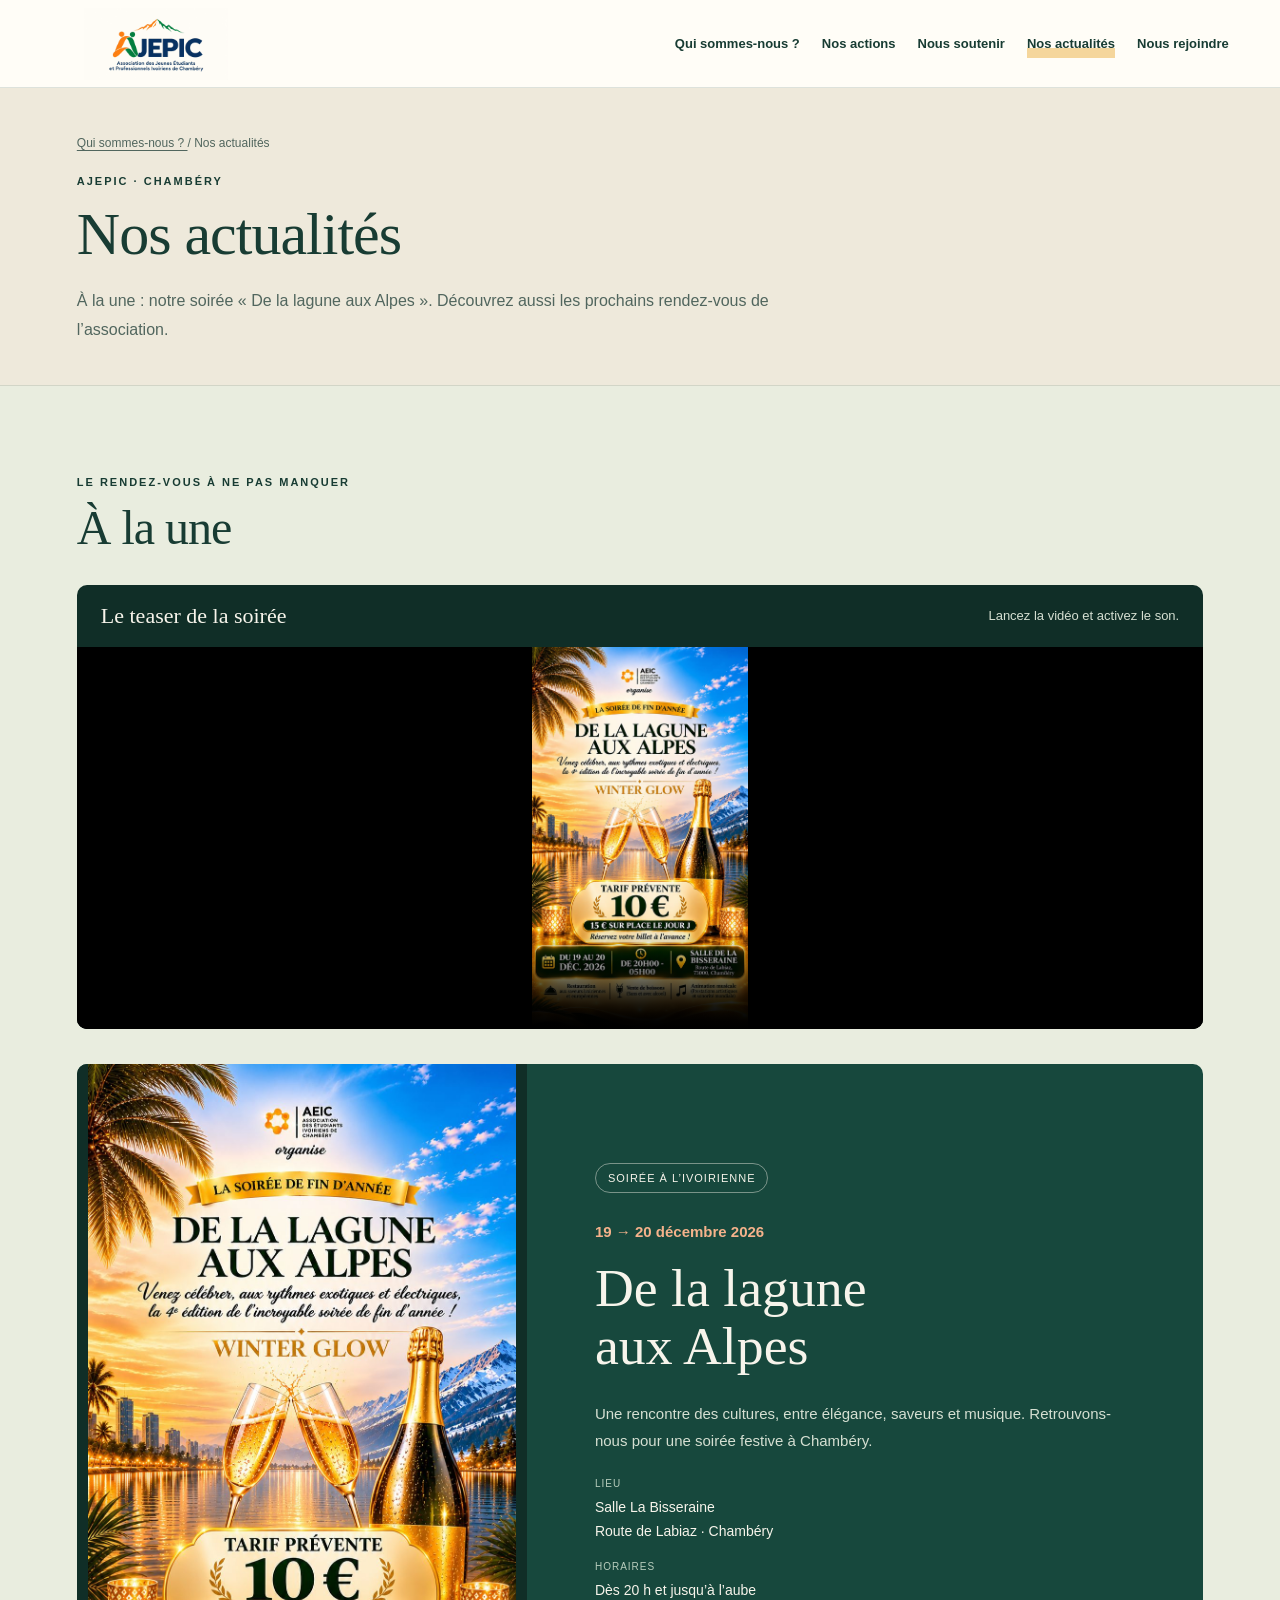
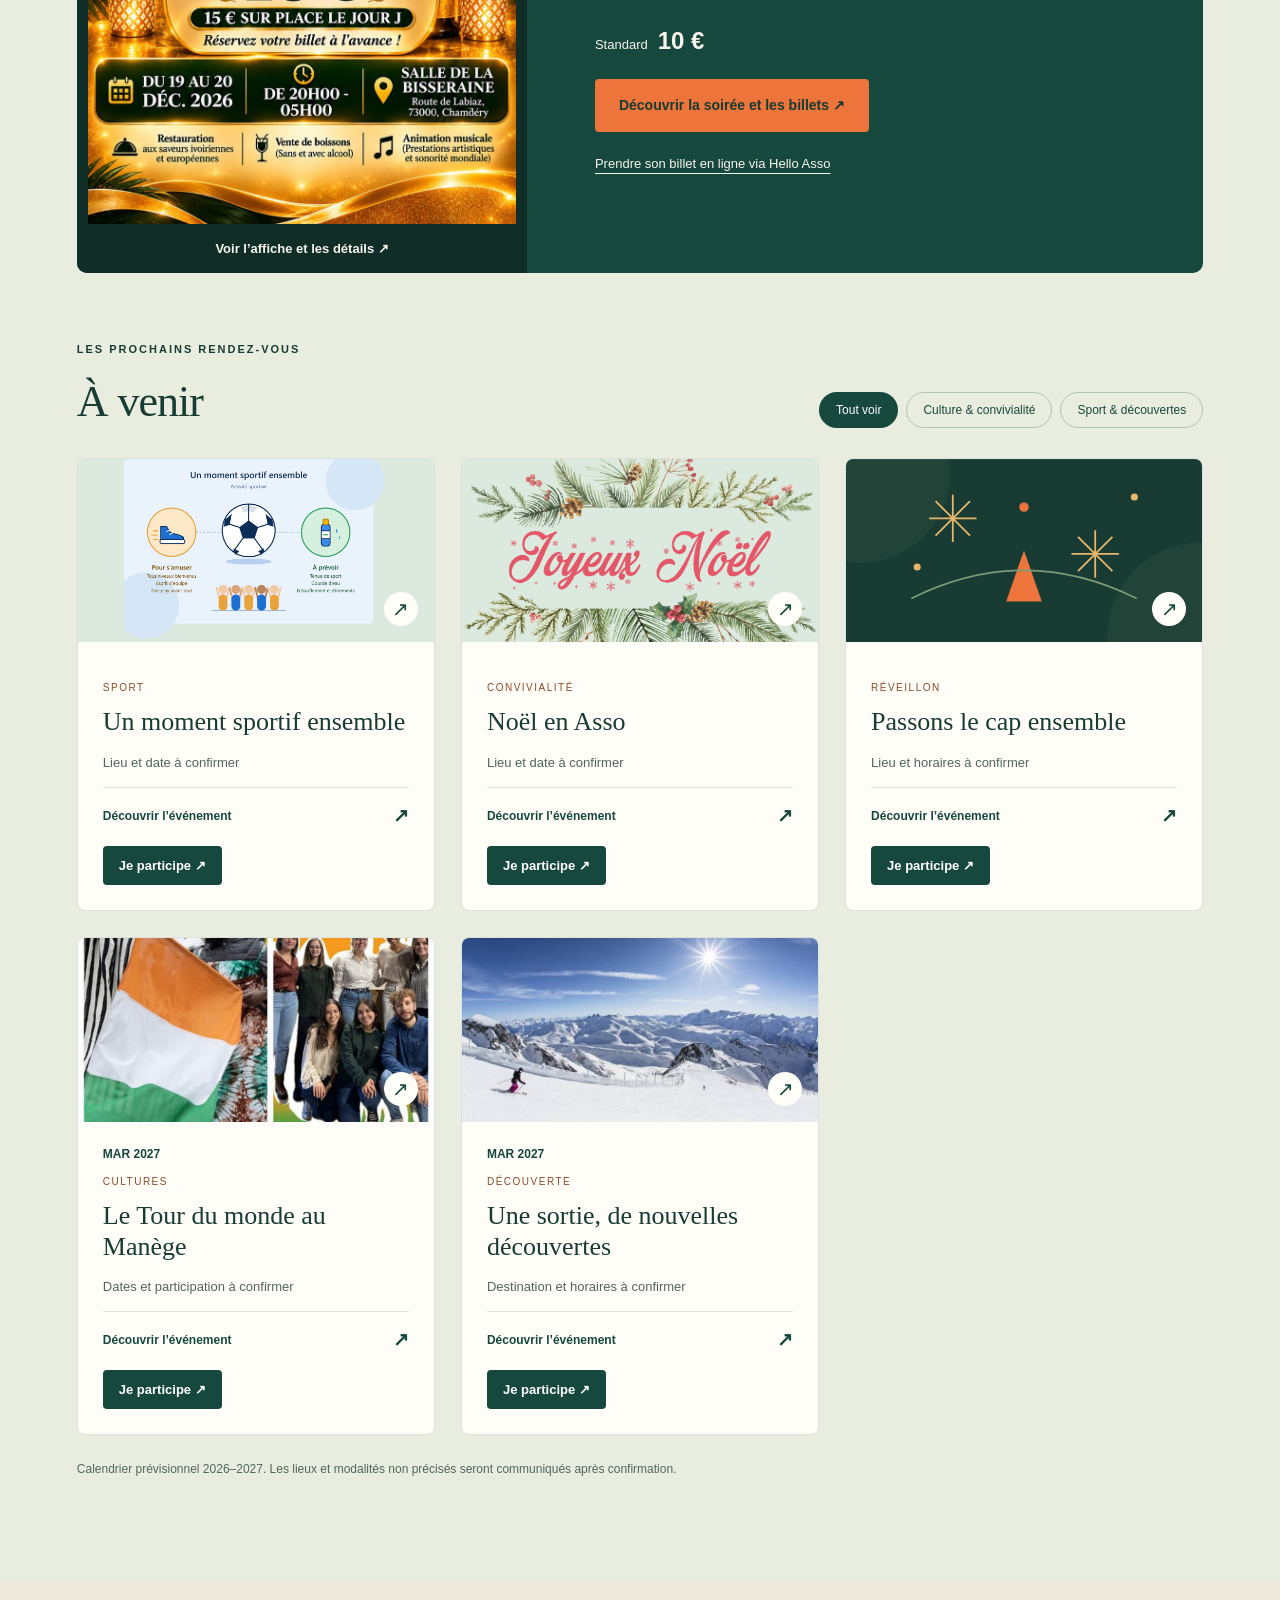
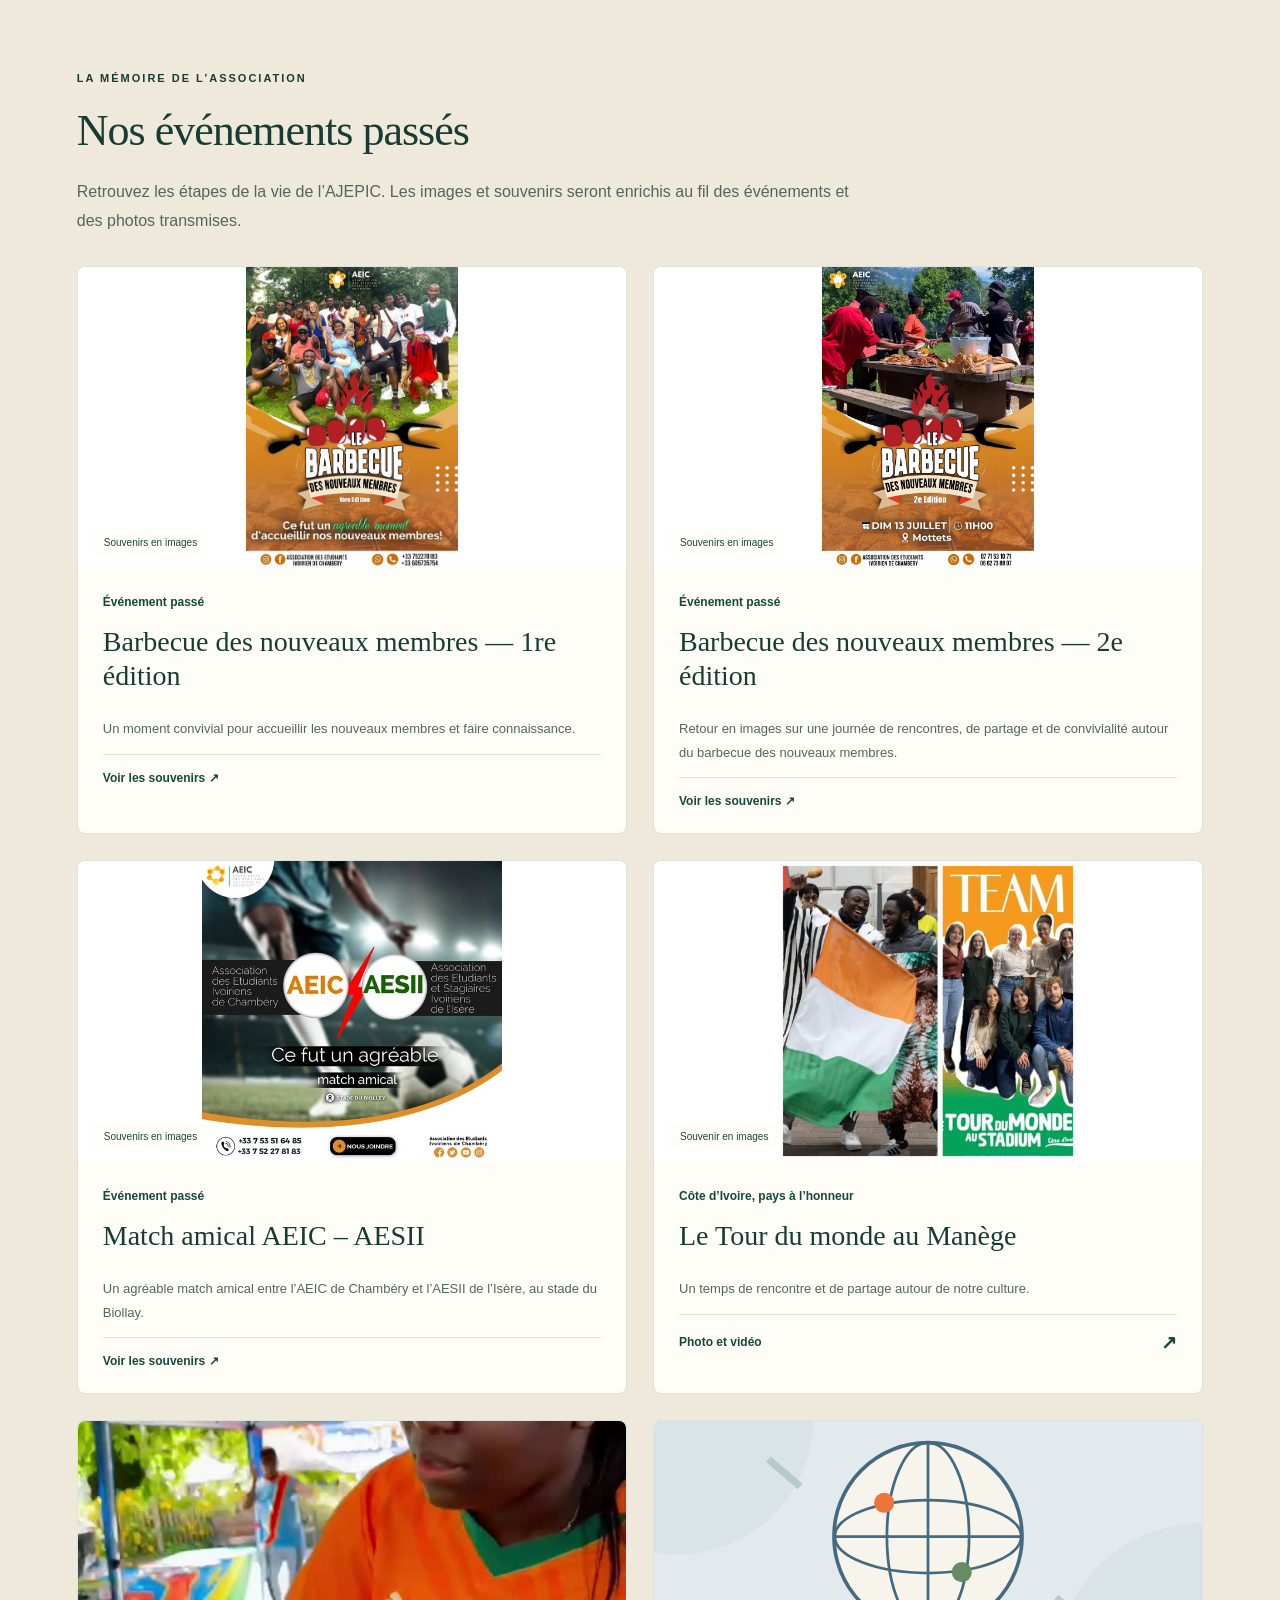
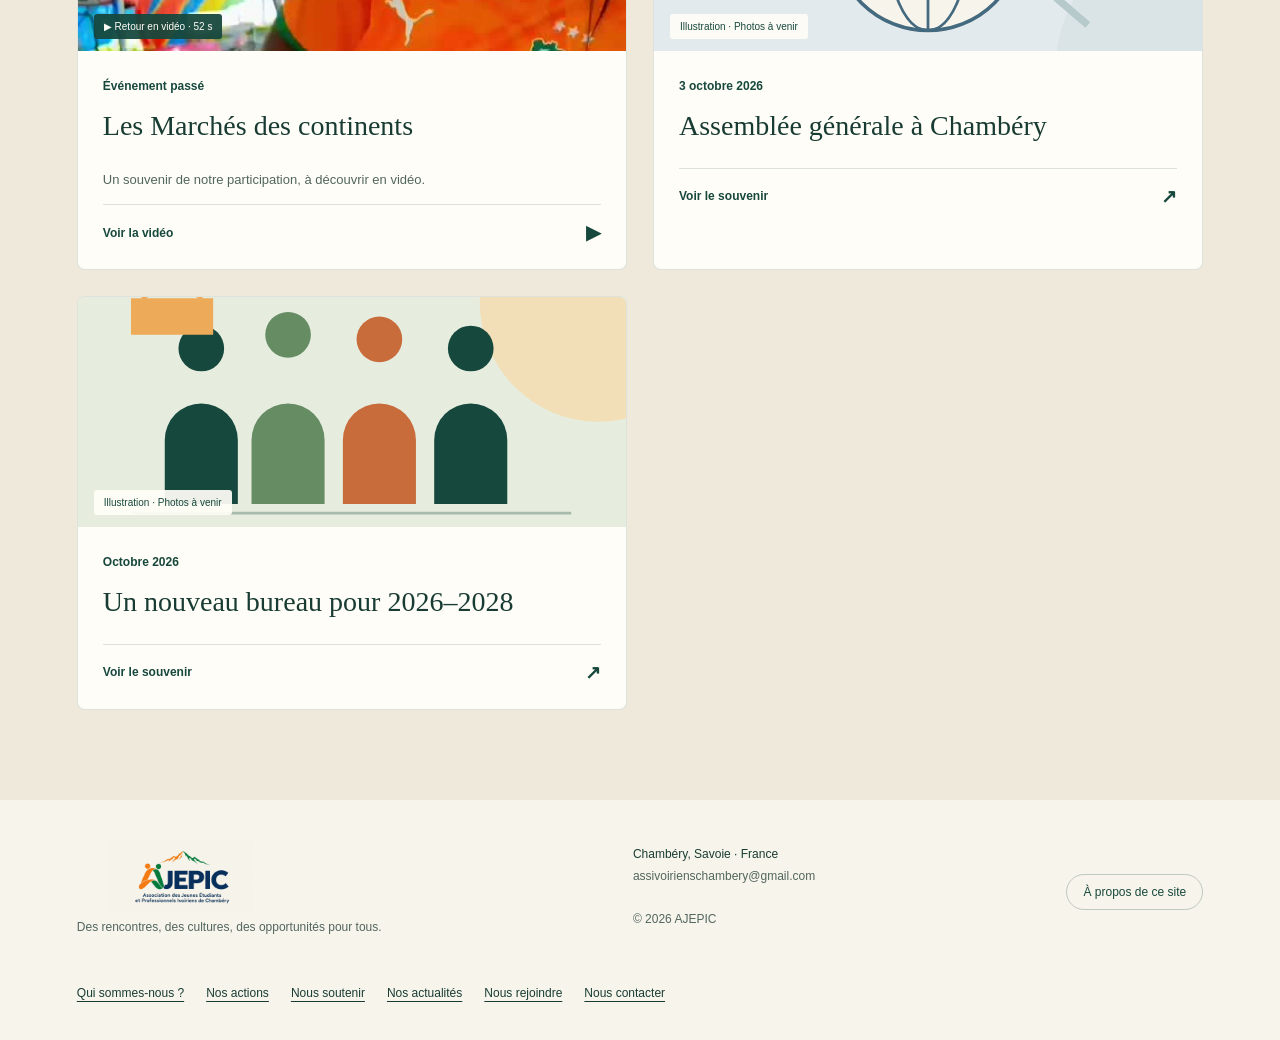
<file: actualites.html>
<!DOCTYPE html>
<html lang="fr">
 <head>
  <meta charset="utf-8"/>
  <meta content="width=device-width,initial-scale=1" name="viewport"/>
  <meta content="Nos actualités : découvrez la vie de l’AJEPIC à Chambéry, ses actions, ses rendez-vous et les façons de participer." name="description"/>
  <title>
   Nos actualités — AJEPIC Chambéry
  </title>
  <link href="style.css" rel="stylesheet"/>
  <link rel="icon" type="image/jpeg" href="assets/logo-ajepic.jpeg"/>
 </head>
 <body>
  <header>
   <a aria-label="AJEPIC accueil" class="brand" href="index.html">
    <img alt="AJEPIC — Association des Jeunes Étudiants et Professionnels Ivoiriens de Chambéry" class="official-logo" src="assets/logo-ajepic.jpeg"/>
   </a>
   <nav aria-label="Navigation principale" class="page-nav" id="nav">
    <a href="index.html">
     Qui sommes-nous ?
    </a>
    <a href="actions.html">
     Nos actions
    </a>
    <a href="soutenir.html">
     Nous soutenir
    </a>
    <a aria-current="page" href="actualites.html">
     Nos actualités
    </a>
    <a href="adherer.html">
     Nous rejoindre
    </a>
   </nav>
   <button aria-expanded="false" aria-label="Ouvrir le menu" class="menu">
    ☰
   </button>
  </header>
  <main class="page-content">
   <section class="page-heading">
    <div class="breadcrumb">
     <a href="index.html">
      Qui sommes-nous ?
     </a>
     / Nos actualités
    </div>
    <div class="eyebrow">
     AJEPIC · Chambéry
    </div>
    <h1>
     Nos actualités
    </h1>
    <p>
     À la une : notre soirée « De la lagune aux Alpes ». Découvrez aussi les prochains rendez-vous de l’association.
    </p>
   </section>
   <section class="section agenda" id="agenda">
    <div id="events">
    </div>
    <p class="footnote">
     Calendrier prévisionnel 2026–2027. Les lieux et modalités non précisés seront communiqués après confirmation.
    </p>
   </section>
   <section class="section event-history" id="historique">
    <div class="eyebrow">
     La mémoire de l’association
    </div>
    <h2>
     Nos événements passés
    </h2>
    <p>
     Retrouvez les étapes de la vie de l’AJEPIC. Les images et souvenirs seront enrichis au fil des événements et des photos transmises.
    </p>
    <div class="history-grid">
     <article class="history-card history-photo-card">
      <button aria-label="Voir les souvenirs : Barbecue des nouveaux membres — 1re édition" class="history-visual" data-history="4">
       <img alt="Barbecue des nouveaux membres — 1re édition" loading="lazy" src="assets/barbecue-edition1.jpg"/>
       <span>
        Souvenirs en images
       </span>
      </button>
      <div class="history-copy">
       <span class="news-date">
        Événement passé
       </span>
       <h3>
        Barbecue des nouveaux membres — 1re édition
       </h3>
       <p>
        Un moment convivial pour accueillir les nouveaux membres et faire connaissance.
       </p>
       <button class="event-more" data-history="4">
        Voir les souvenirs ↗
       </button>
      </div>
     </article>
     <article class="history-card history-photo-card">
      <button aria-label="Voir les souvenirs : Barbecue des nouveaux membres — 2e édition" class="history-visual" data-history="5">
       <img alt="Barbecue des nouveaux membres — 2e édition" loading="lazy" src="assets/barbecue-edition2.jpg"/>
       <span>
        Souvenirs en images
       </span>
      </button>
      <div class="history-copy">
       <span class="news-date">
        Événement passé
       </span>
       <h3>
        Barbecue des nouveaux membres — 2e édition
       </h3>
       <p>
        Retour en images sur une journée de rencontres, de partage et de convivialité autour du barbecue des nouveaux membres.
       </p>
       <button class="event-more" data-history="5">
        Voir les souvenirs ↗
       </button>
      </div>
     </article>
     <article class="history-card history-photo-card">
      <button aria-label="Voir les souvenirs : Match amical AEIC – AESII" class="history-visual" data-history="6">
       <img alt="Match amical AEIC – AESII" loading="lazy" src="assets/match-amical.jpg"/>
       <span>
        Souvenirs en images
       </span>
      </button>
      <div class="history-copy">
       <span class="news-date">
        Événement passé
       </span>
       <h3>
        Match amical AEIC – AESII
       </h3>
       <p>
        Un agréable match amical entre l’AEIC de Chambéry et l’AESII de l’Isère, au stade du Biollay.
       </p>
       <button class="event-more" data-history="6">
        Voir les souvenirs ↗
       </button>
      </div>
     </article>
     <article class="history-card history-photo-card">
      <button aria-label="Voir les détails : Le Tour du monde au Manège, Côte d’Ivoire pays à l’honneur" class="history-visual" data-history="3">
       <img alt="Souvenir de notre participation au Tour du monde au Manège, Côte d’Ivoire pays à l’honneur" loading="lazy" src="assets/tour-du-monde-pays-honneur.jpg"/>
       <span>
        Souvenir en images
       </span>
      </button>
      <div class="history-copy">
       <span class="news-date">
        Côte d’Ivoire, pays à l’honneur
       </span>
       <h3>
        Le Tour du monde au Manège
       </h3>
       <p>
        Un temps de rencontre et de partage autour de notre culture.
       </p>
       <button class="event-more" data-history="3">
        Photo et vidéo
        <span aria-hidden="true">
         ↗
        </span>
       </button>
      </div>
     </article>
     <article class="history-card history-video-card">
      <button aria-label="Voir la vidéo : Les Marchés des continents" class="history-visual" data-history="2">
       <img alt="Un moment de la participation de l’AJEPIC aux Marchés des continents" loading="lazy" src="assets/marches-des-continents.jpg"/>
       <span class="history-video-label">
        ▶ Retour en vidéo · 52 s
       </span>
      </button>
      <div class="history-copy">
       <span class="news-date">
        Événement passé
       </span>
       <h3>
        Les Marchés des continents
       </h3>
       <p>
        Un souvenir de notre participation, à découvrir en vidéo.
       </p>
       <button class="event-more" data-history="2">
        Voir la vidéo
        <span aria-hidden="true">
         ▶
        </span>
       </button>
      </div>
     </article>
     <article class="history-card">
      <button aria-label="Voir le souvenir : Assemblée générale à Chambéry" class="history-visual" data-history="0">
       <img alt="Illustration du souvenir : Assemblée générale à Chambéry" loading="lazy" src="assets/evenement-cultures.svg"/>
       <span>
        Illustration · Photos à venir
       </span>
      </button>
      <div class="history-copy">
       <span class="news-date">
        3 octobre 2026
       </span>
       <h3>
        Assemblée générale à Chambéry
       </h3>
       <button class="event-more" data-history="0">
        Voir le souvenir
        <span aria-hidden="true">
         ↗
        </span>
       </button>
      </div>
     </article>
     <article class="history-card">
      <button aria-label="Voir le souvenir : Un nouveau bureau pour 2026–2028" class="history-visual" data-history="1">
       <img alt="Illustration du souvenir : Un nouveau bureau pour 2026–2028" loading="lazy" src="assets/action-accueil.svg"/>
       <span>
        Illustration · Photos à venir
       </span>
      </button>
      <div class="history-copy">
       <span class="news-date">
        Octobre 2026
       </span>
       <h3>
        Un nouveau bureau pour 2026–2028
       </h3>
       <button class="event-more" data-history="1">
        Voir le souvenir
        <span aria-hidden="true">
         ↗
        </span>
       </button>
      </div>
     </article>
    </div>
   </section>
  </main>
  <footer>
   <div>
    <a class="brand" href="index.html">
     <img alt="AJEPIC — Association des Jeunes Étudiants et Professionnels Ivoiriens de Chambéry" class="official-logo" src="assets/logo-ajepic.jpeg"/>
    </a>
    <p>
     Des rencontres, des cultures, des opportunités pour tous.
    </p>
   </div>
   <div>
    Chambéry, Savoie · France
    <br/>
    <p>
     <a href="mailto:assivoirienschambery@gmail.com">
      assivoirienschambery@gmail.com
     </a>
     <br/>
     <br/>
     © 2026 AJEPIC
    </p>
   </div>
   <button class="filter" id="privacy">
    À propos de ce site
   </button>
   <div class="page-footer-links">
    <a href="index.html">
     Qui sommes-nous ?
    </a>
    <a href="actions.html">
     Nos actions
    </a>
    <a href="soutenir.html">
     Nous soutenir
    </a>
    <a href="actualites.html">
     Nos actualités
    </a>
    <a href="adherer.html">
     Nous rejoindre
    </a>
    <a href="contact.html">
     Nous contacter
    </a>
   </div>
  </footer>
  <dialog id="detail">
   <button aria-label="Fermer" class="close">
    ×
   </button>
   <div class="dialogbody">
   </div>
  </dialog>
  <script src="script.js">
  </script>
 </body>
</html>
</file>
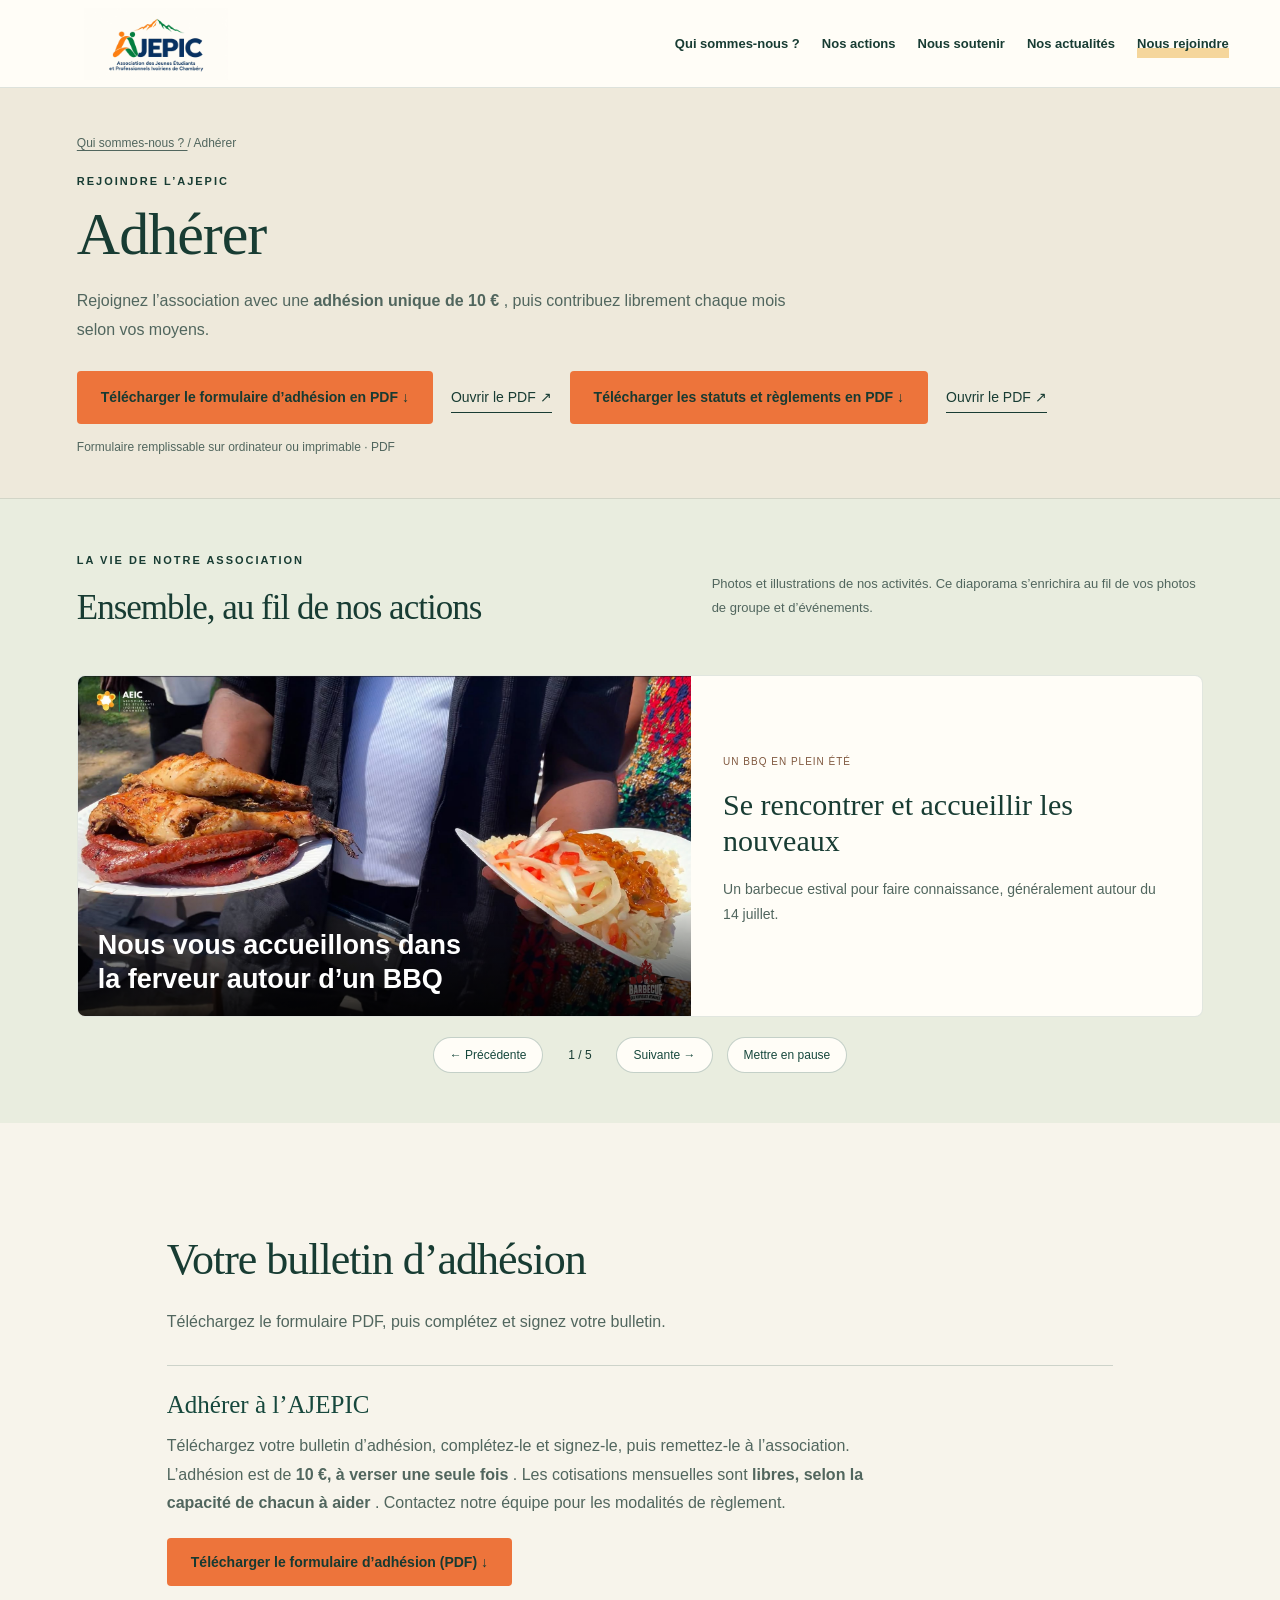
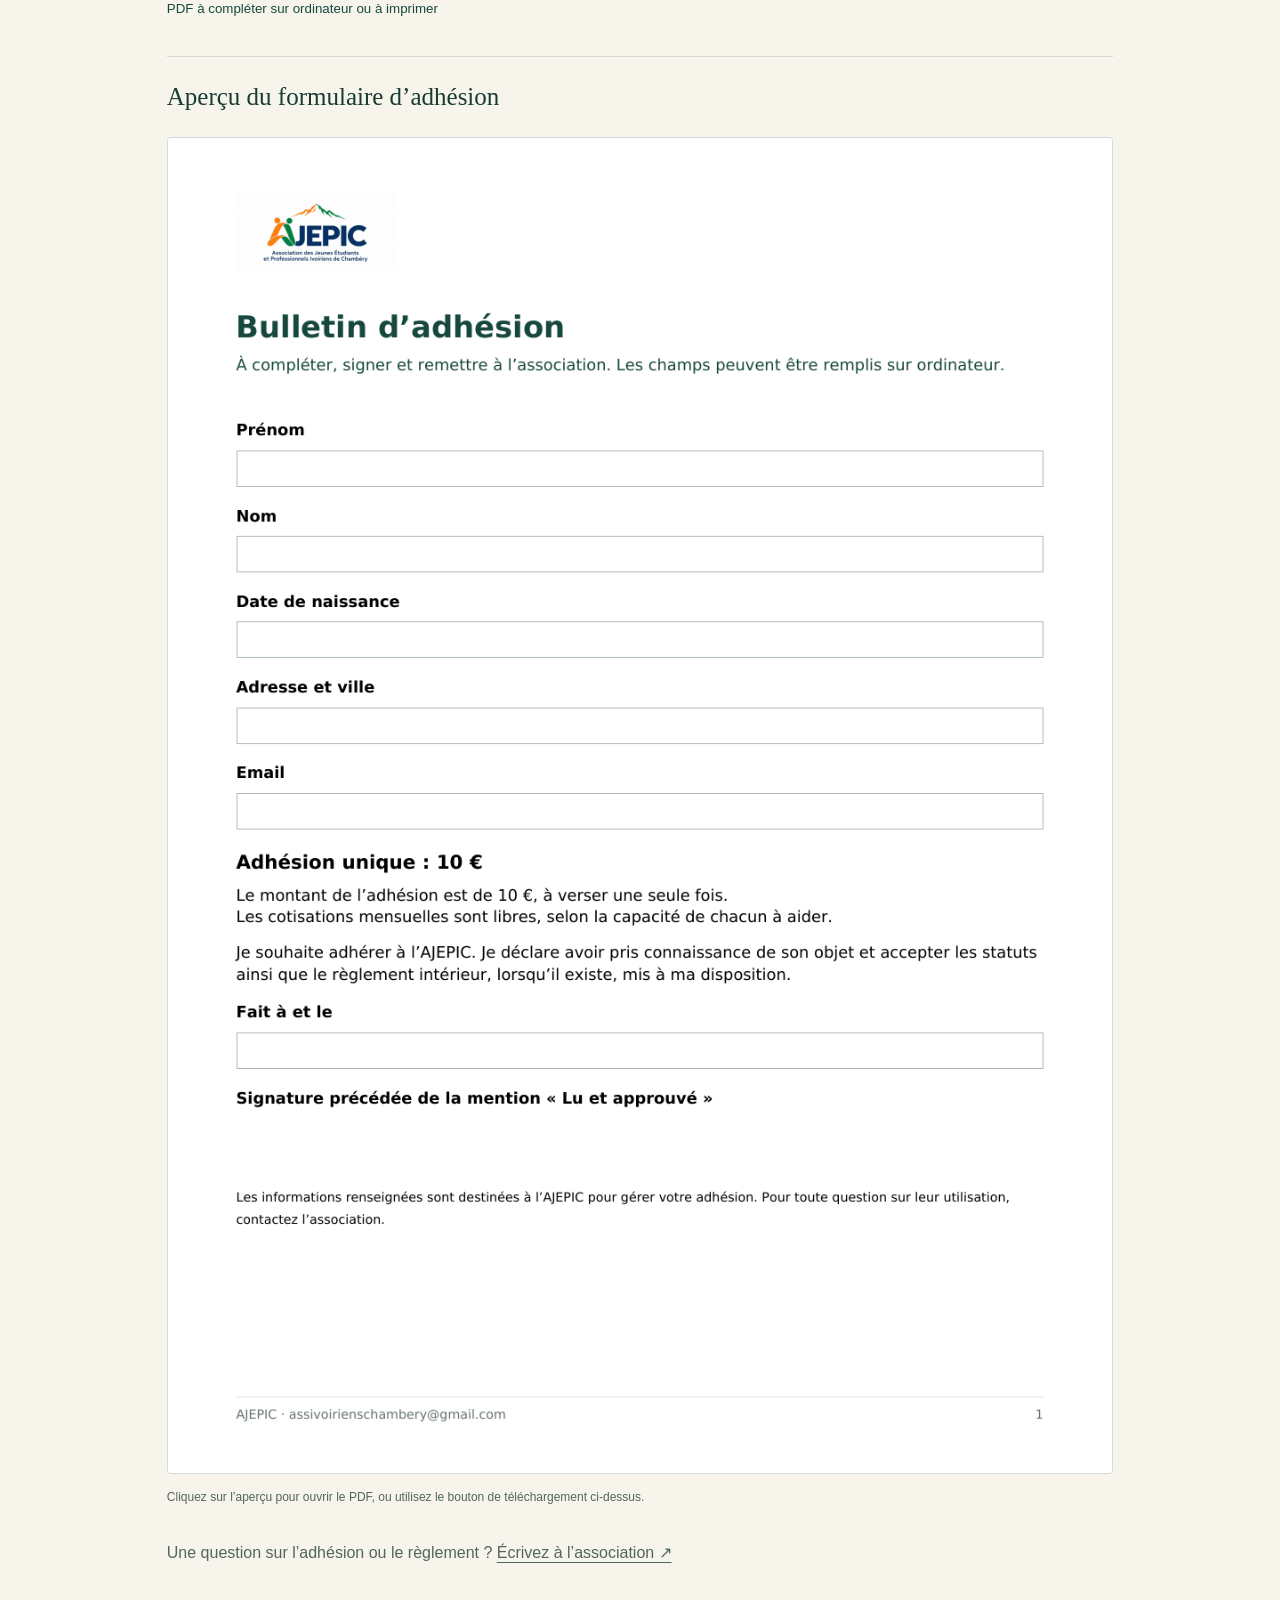
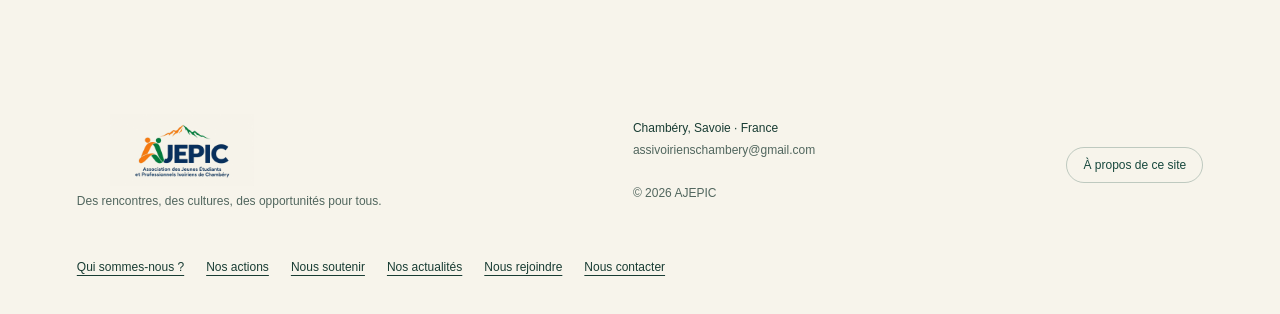
<file: adherer.html>
<!DOCTYPE html>
<html lang="fr">
 <head>
  <meta charset="utf-8"/>
  <meta content="width=device-width,initial-scale=1" name="viewport"/>
  <meta content="Adhérer à l’AJEPIC à Chambéry : adhésion unique de 10 euros, cotisations mensuelles libres et bulletin à télécharger en PDF." name="description"/>
  <title>
   Adhérer — AJEPIC Chambéry
  </title>
  <link href="style.css" rel="stylesheet"/>
  <link rel="icon" type="image/jpeg" href="assets/logo-ajepic.jpeg"/>
 </head>
 <body>
  <header>
   <a aria-label="AJEPIC accueil" class="brand" href="index.html">
    <img alt="AJEPIC — Association des Jeunes Étudiants et Professionnels Ivoiriens de Chambéry" class="official-logo" src="assets/logo-ajepic.jpeg"/>
   </a>
   <nav aria-label="Navigation principale" class="page-nav" id="nav">
    <a href="index.html">
     Qui sommes-nous ?
    </a>
    <a href="actions.html">
     Nos actions
    </a>
    <a href="soutenir.html">
     Nous soutenir
    </a>
    <a href="actualites.html">
     Nos actualités
    </a>
    <a aria-current="page" href="adherer.html">
     Nous rejoindre
    </a>
   </nav>
   <button aria-expanded="false" aria-label="Ouvrir le menu" class="menu">
    ☰
   </button>
  </header>
  <main class="page-content">
   <section class="page-heading">
    <div class="breadcrumb">
     <a href="index.html">
      Qui sommes-nous ?
     </a>
     / Adhérer
    </div>
    <div class="eyebrow">
     Rejoindre l’AJEPIC
    </div>
    <h1>
     Adhérer
    </h1>
    <p>
     Rejoignez l’association avec une
     <strong>
      adhésion unique de 10 €
     </strong>
     , puis contribuez librement chaque mois selon vos moyens.
    </p>
    <div class="adhesion-top-actions">
     <a class="btn orange" download="AJEPIC_bulletin_adhesion.pdf" href="formulaires/AJEPIC_bulletin_adhesion.pdf" type="application/pdf">
      Télécharger le formulaire d’adhésion en PDF ↓
     </a>
     <a class="textlink" href="formulaires/AJEPIC_bulletin_adhesion.pdf" rel="noopener" target="_blank">
      Ouvrir le PDF ↗
     </a>
     <a class="btn orange" download="Statuts_reglements.pdf" href="formulaires/Statuts_reglements.pdf" type="application/pdf">
      Télécharger les statuts et règlements en PDF ↓
     </a>
     <a class="textlink" href="formulaires/Statuts_reglements.pdf" rel="noopener" target="_blank">
      Ouvrir le PDF ↗
     </a>
    </div>
    <p class="adhesion-file-info">
     Formulaire remplissable sur ordinateur ou imprimable · PDF
    </p>
   </section>
   <section aria-label="Nos activités en images" aria-roledescription="diaporama" class="section adhesion-slideshow">
    <div class="slideshow-heading">
     <div>
      <div class="eyebrow">
       La vie de notre association
      </div>
      <h2>
       Ensemble, au fil de nos actions
      </h2>
     </div>
     <p>
      Photos et illustrations de nos activités. Ce diaporama s’enrichira au fil de vos photos de groupe et d’événements.
     </p>
    </div>
    <div class="slides-viewport">
     <figure class="adhesion-slide" data-slide="0">
      <div class="bbq-photo-overlay">
       <img alt="Accueil des nouveaux autour d’un BBQ en été" src="assets/accueil-bbq.jpg"/>
       <strong>
        Nous vous accueillons dans la ferveur autour d’un BBQ
       </strong>
      </div>
      <figcaption>
       <span>
        Un BBQ en plein été
       </span>
       <h3>
        Se rencontrer et accueillir les nouveaux
       </h3>
       <p>
        Un barbecue estival pour faire connaissance, généralement autour du 14 juillet.
       </p>
      </figcaption>
     </figure>
     <figure class="adhesion-slide photo-slide" data-slide="1" hidden="">
      <img alt="Affiche de la collecte de vêtements d’hiver du 10 novembre" src="assets/collecte-vetements-hiver_up.jpeg"/>
      <figcaption>
       <span>
        Collecte de vêtements d’hiver
       </span>
       <h3>
        Faire vivre la solidarité
       </h3>
       <p>
        Collecte le 10 novembre 2026 à la MJC de Chambéry, 311 faubourg Montmélian. Deuxième point de dépôt à venir.
       </p>
      </figcaption>
     </figure>
     <figure class="adhesion-slide" data-slide="2" hidden="">
      <img alt="Illustration : Partager des informations utiles" src="assets/formation_benevoles_anticiper_demarches_administratives.png"/>
      <figcaption>
       <span>
        Illustration · Photos à venir
       </span>
       <h3>
        Partager des informations utiles
       </h3>
       <p>
        Des formations et rencontres pour échanger avec des intervenants.
       </p>
      </figcaption>
     </figure>
     <figure class="adhesion-slide photo-slide" data-slide="3" hidden="">
      <img alt="Photo souvenir du Tour du monde au Manège, Côte d’Ivoire pays à l’honneur" src="assets/tour-du-monde-pays-honneur.jpg"/>
      <figcaption>
       <span>
        Souvenir de l’association
       </span>
       <h3>
        La Côte d’Ivoire à l’honneur
       </h3>
       <p>
        Notre participation au Tour du monde au Manège : une occasion de partager notre culture.
       </p>
      </figcaption>
     </figure>
     <figure class="adhesion-slide photo-slide" data-slide="4" hidden="">
      <img alt="Affiche de la soirée De la lagune aux Alpes, les 19 et 20 décembre 2026 à la salle La Bisseraine à Chambéry" src="assets/affiche_up.jpeg"/>
      <figcaption>
       <span>
        Soirée à l’ivoirienne · 19 décembre 2026
       </span>
       <h3>
        De la lagune aux Alpes
       </h3>
       <p>
        Retrouvons-nous à la salle La Bisseraine à Chambéry, dès 20 h, pour une soirée de partage et de convivialité.
       </p>
       <a class="textlink" href="assets/affiche_up.jpeg" rel="noopener" target="_blank">
        Voir l’affiche en grand ↗
       </a>
      </figcaption>
     </figure>
    </div>
    <div class="slideshow-controls">
     <button aria-label="Image précédente" class="filter" id="slide-previous" type="button">
      ← Précédente
     </button>
     <span aria-live="polite" id="slide-status">
      1 / 5
     </span>
     <button aria-label="Image suivante" class="filter" id="slide-next" type="button">
      Suivante →
     </button>
     <button aria-pressed="false" class="filter" id="slide-pause" type="button">
      Mettre en pause
     </button>
    </div>
   </section>
   <section class="section membership-page" id="adhesion">
    <div class="membership-intro">
     <h2>
      Votre bulletin d’adhésion
     </h2>
     <p>
      Téléchargez le formulaire PDF, puis complétez et signez votre bulletin.
     </p>
    </div>
    <div aria-labelledby="membership-title" class="membership-downloads">
     <h3 id="membership-title">
      Adhérer à l’AJEPIC
     </h3>
     <p>
      Téléchargez votre bulletin d’adhésion, complétez-le et signez-le, puis remettez-le à l’association. L’adhésion est de
      <strong>
       10 €, à verser une seule fois
      </strong>
      . Les cotisations mensuelles sont
      <strong>
       libres, selon la capacité de chacun à aider
      </strong>
      . Contactez notre équipe pour les modalités de règlement.
     </p>
     <div class="membership-actions">
      <a class="btn orange" download="AJEPIC_bulletin_adhesion.pdf" href="formulaires/AJEPIC_bulletin_adhesion.pdf">
       Télécharger le formulaire d’adhésion (PDF) ↓
      </a>
     </div>
     <small>
      PDF à compléter sur ordinateur ou à imprimer
     </small>
    </div>
    <div class="adhesion-preview">
     <h3>
      Aperçu du formulaire d’adhésion
     </h3>
     <a aria-label="Ouvrir le formulaire d’adhésion en PDF" href="formulaires/AJEPIC_bulletin_adhesion.pdf" rel="noopener" target="_blank">
      <img alt="Aperçu du formulaire d’adhésion AJEPIC : coordonnées, adhésion unique de 10 euros et cotisations mensuelles libres" class="adhesion-form-preview" loading="lazy" src="assets/apercu-adhesion.png"/>
     </a>
     <p>
      Cliquez sur l’aperçu pour ouvrir le PDF, ou utilisez le bouton de téléchargement ci-dessus.
     </p>
    </div>
    <p class="membership-contact">
     Une question sur l’adhésion ou le règlement ?
     <a href="mailto:assivoirienschambery@gmail.com">
      Écrivez à l’association ↗
     </a>
    </p>
   </section>
  </main>
  <footer>
   <div>
    <a class="brand" href="index.html">
     <img alt="AJEPIC — Association des Jeunes Étudiants et Professionnels Ivoiriens de Chambéry" class="official-logo" src="assets/logo-ajepic.jpeg"/>
    </a>
    <p>
     Des rencontres, des cultures, des opportunités pour tous.
    </p>
   </div>
   <div>
    Chambéry, Savoie · France
    <br/>
    <p>
     <a href="mailto:assivoirienschambery@gmail.com">
      assivoirienschambery@gmail.com
     </a>
     <br/>
     <br/>
     © 2026 AJEPIC
    </p>
   </div>
   <button class="filter" id="privacy">
    À propos de ce site
   </button>
   <div class="page-footer-links">
    <a href="index.html">
     Qui sommes-nous ?
    </a>
    <a href="actions.html">
     Nos actions
    </a>
    <a href="soutenir.html">
     Nous soutenir
    </a>
    <a href="actualites.html">
     Nos actualités
    </a>
    <a href="adherer.html">
     Nous rejoindre
    </a>
    <a href="contact.html">
     Nous contacter
    </a>
   </div>
  </footer>
  <dialog id="detail">
   <button aria-label="Fermer" class="close">
    ×
   </button>
   <div class="dialogbody">
   </div>
  </dialog>
  <script src="script.js">
  </script>
 </body>
</html>
</file>
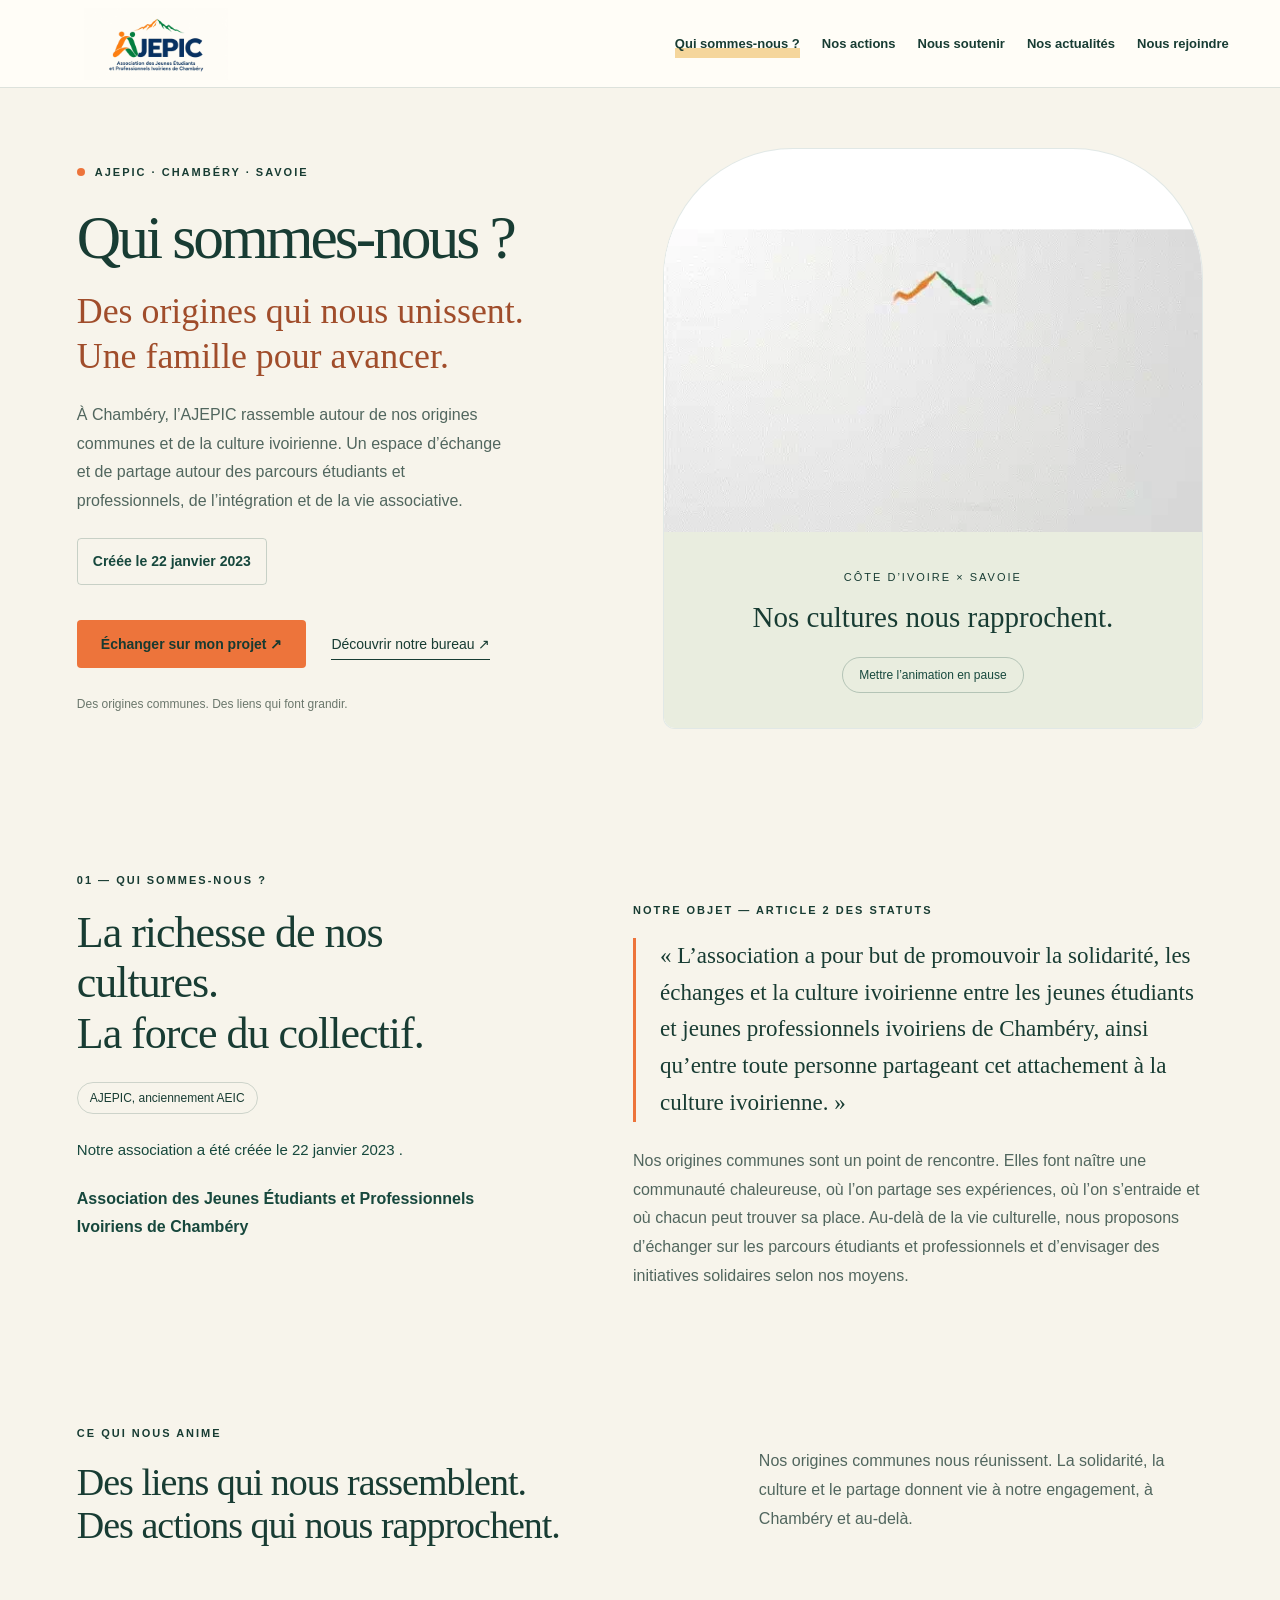
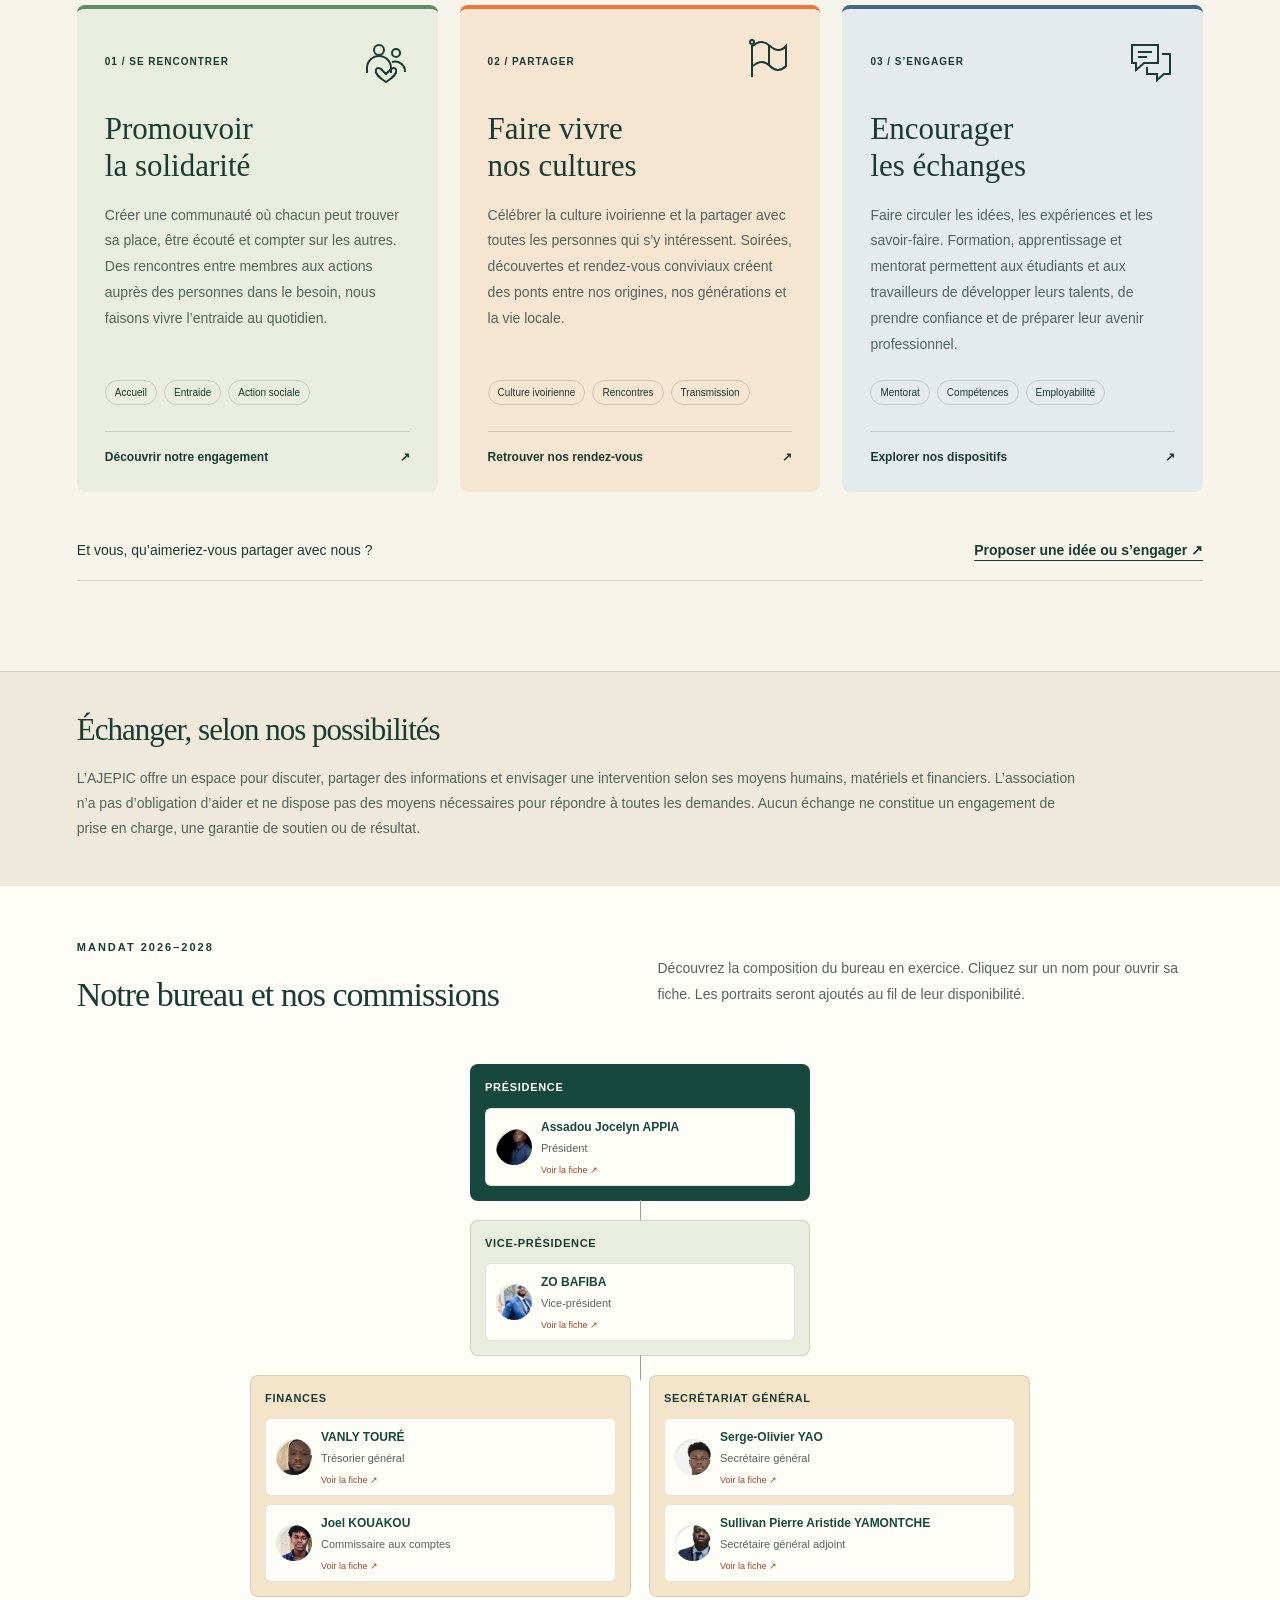
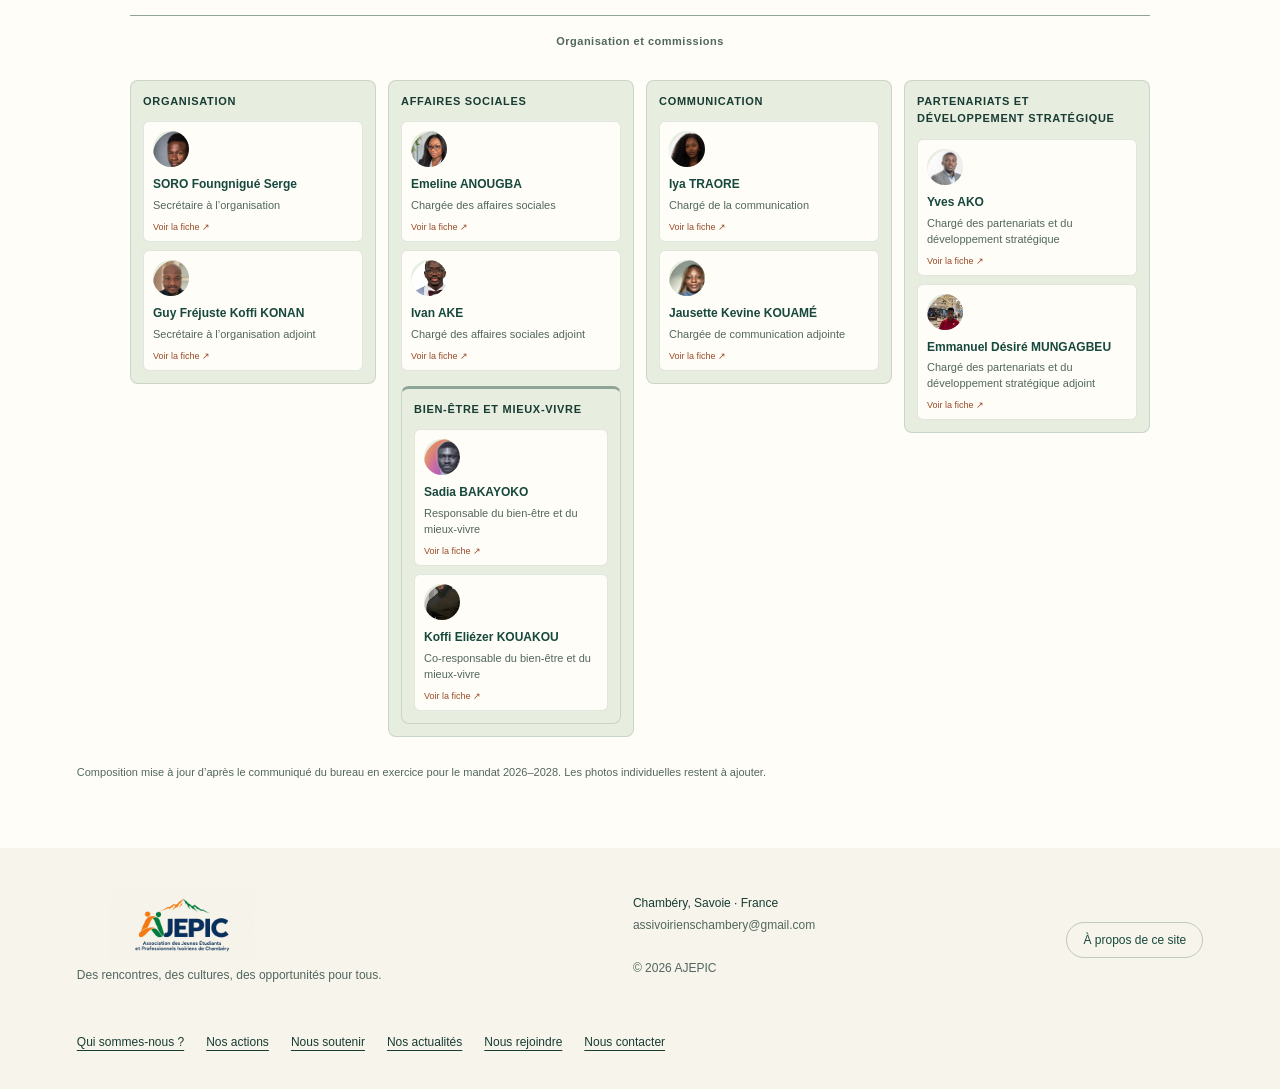
<file: association.html>
<!DOCTYPE html>
<html lang="fr">
 <head>
  <meta charset="utf-8"/>
  <meta content="0;url=index.html#association" http-equiv="refresh"/>
  <title>
   Qui sommes-nous ? — AJEPIC
  </title>
  <link rel="icon" type="image/jpeg" href="assets/logo-ajepic.jpeg"/>
 </head>
 <body>
  <p>
   <a href="index.html#association">
    Découvrir l’association AJEPIC
   </a>
  </p>
 </body>
</html>
</file>
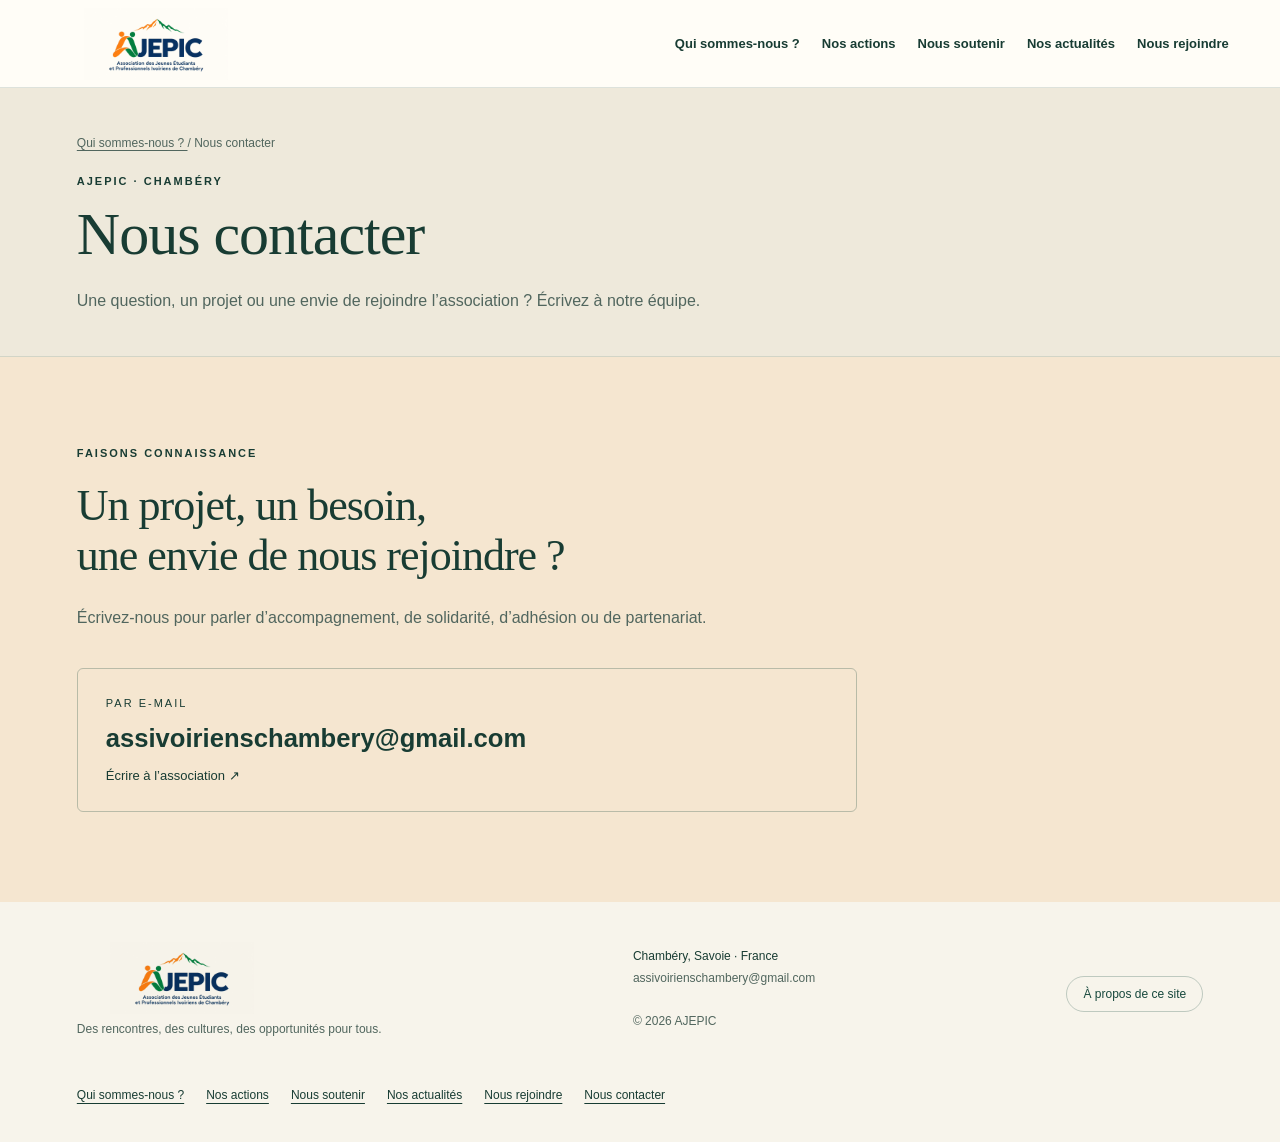
<file: contact.html>
<!DOCTYPE html>
<html lang="fr">
 <head>
  <meta charset="utf-8"/>
  <meta content="width=device-width,initial-scale=1" name="viewport"/>
  <meta content="Nous contacter : découvrez la vie de l’AJEPIC à Chambéry, ses actions, ses rendez-vous et les façons de participer." name="description"/>
  <title>
   Nous contacter — AJEPIC Chambéry
  </title>
  <link href="style.css" rel="stylesheet"/>
  <link rel="icon" type="image/jpeg" href="assets/logo-ajepic.jpeg"/>
 </head>
 <body>
  <header>
   <a aria-label="AJEPIC accueil" class="brand" href="index.html">
    <img alt="AJEPIC — Association des Jeunes Étudiants et Professionnels Ivoiriens de Chambéry" class="official-logo" src="assets/logo-ajepic.jpeg"/>
   </a>
   <nav aria-label="Navigation principale" class="page-nav" id="nav">
    <a href="index.html">
     Qui sommes-nous ?
    </a>
    <a href="actions.html">
     Nos actions
    </a>
    <a href="soutenir.html">
     Nous soutenir
    </a>
    <a href="actualites.html">
     Nos actualités
    </a>
    <a href="adherer.html">
     Nous rejoindre
    </a>
   </nav>
   <button aria-expanded="false" aria-label="Ouvrir le menu" class="menu">
    ☰
   </button>
  </header>
  <main class="page-content">
   <section class="page-heading">
    <div class="breadcrumb">
     <a href="index.html">
      Qui sommes-nous ?
     </a>
     / Nous contacter
    </div>
    <div class="eyebrow">
     AJEPIC · Chambéry
    </div>
    <h1>
     Nous contacter
    </h1>
    <p>
     Une question, un projet ou une envie de rejoindre l’association ? Écrivez à notre équipe.
    </p>
   </section>
   <section class="section contact" id="contact">
    <div class="eyebrow">
     Faisons connaissance
    </div>
    <h2>
     Un projet, un besoin,
     <br/>
     une envie de nous rejoindre ?
    </h2>
    <p>
     Écrivez-nous pour parler d’accompagnement, de solidarité, d’adhésion ou de partenariat.
    </p>
    <div class="contact-links">
     <a class="contact-link" href="mailto:assivoirienschambery@gmail.com">
      <span>
       PAR E-MAIL
      </span>
      <strong>
       assivoirienschambery@gmail.com
      </strong>
      <small>
       Écrire à l’association ↗
      </small>
     </a>
    </div>
   </section>
  </main>
  <footer>
   <div>
    <a class="brand" href="index.html">
     <img alt="AJEPIC — Association des Jeunes Étudiants et Professionnels Ivoiriens de Chambéry" class="official-logo" src="assets/logo-ajepic.jpeg"/>
    </a>
    <p>
     Des rencontres, des cultures, des opportunités pour tous.
    </p>
   </div>
   <div>
    Chambéry, Savoie · France
    <br/>
    <p>
     <a href="mailto:assivoirienschambery@gmail.com">
      assivoirienschambery@gmail.com
     </a>
     <br/>
     <br/>
     © 2026 AJEPIC
    </p>
   </div>
   <button class="filter" id="privacy">
    À propos de ce site
   </button>
   <div class="page-footer-links">
    <a href="index.html">
     Qui sommes-nous ?
    </a>
    <a href="actions.html">
     Nos actions
    </a>
    <a href="soutenir.html">
     Nous soutenir
    </a>
    <a href="actualites.html">
     Nos actualités
    </a>
    <a href="adherer.html">
     Nous rejoindre
    </a>
    <a href="contact.html">
     Nous contacter
    </a>
   </div>
  </footer>
  <dialog id="detail">
   <button aria-label="Fermer" class="close">
    ×
   </button>
   <div class="dialogbody">
   </div>
  </dialog>
  <script src="script.js">
  </script>
 </body>
</html>
</file>
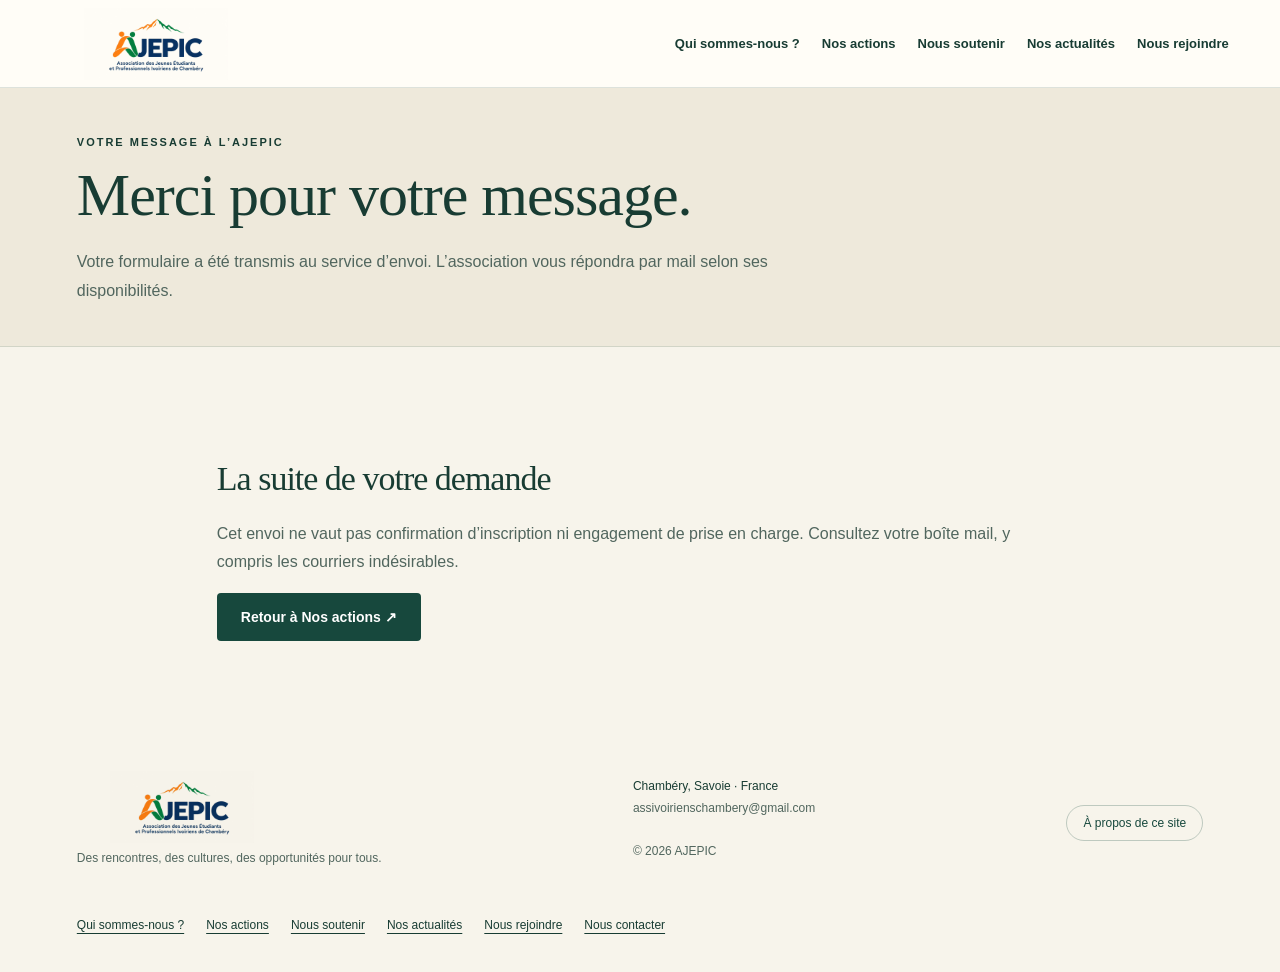
<file: demande-envoyee.html>
<!DOCTYPE html>
<html lang="fr">
 <head>
  <meta charset="utf-8"/>
  <meta content="width=device-width,initial-scale=1" name="viewport"/>
  <meta content="Inscrivez-vous à un événement de l’AJEPIC. Envoyez vos coordonnées et recevez une réponse de l’association par email." name="description"/>
  <title>
   Message transmis — AJEPIC Chambéry
  </title>
  <link href="style.css" rel="stylesheet"/>
  <link rel="icon" type="image/jpeg" href="assets/logo-ajepic.jpeg"/>
 </head>
 <body>
  <header>
   <a aria-label="AJEPIC accueil" class="brand" href="index.html">
    <img alt="AJEPIC — Association des Jeunes Étudiants et Professionnels Ivoiriens de Chambéry" class="official-logo" src="assets/logo-ajepic.jpeg"/>
   </a>
   <nav aria-label="Navigation principale" class="page-nav" id="nav">
    <a href="index.html">
     Qui sommes-nous ?
    </a>
    <a href="actions.html">
     Nos actions
    </a>
    <a href="soutenir.html">
     Nous soutenir
    </a>
    <a href="actualites.html">
     Nos actualités
    </a>
    <a href="adherer.html">
     Nous rejoindre
    </a>
   </nav>
   <button aria-expanded="false" aria-label="Ouvrir le menu" class="menu">
    ☰
   </button>
  </header>
  <main class="page-content">
   <section class="page-heading">
    <div class="eyebrow">
     Votre message à l’AJEPIC
    </div>
    <h1>
     Merci pour votre message.
    </h1>
    <p>
     Votre formulaire a été transmis au service d’envoi. L’association vous répondra par mail selon ses disponibilités.
    </p>
   </section>
   <section class="section registration-section">
    <h2>
     La suite de votre demande
    </h2>
    <p>
     Cet envoi ne vaut pas confirmation d’inscription ni engagement de prise en charge. Consultez votre boîte mail, y compris les courriers indésirables.
    </p>
    <a class="btn" href="actions.html">
     Retour à Nos actions ↗
    </a>
   </section>
  </main>
  <footer>
   <div>
    <a class="brand" href="index.html">
     <img alt="AJEPIC — Association des Jeunes Étudiants et Professionnels Ivoiriens de Chambéry" class="official-logo" src="assets/logo-ajepic.jpeg"/>
    </a>
    <p>
     Des rencontres, des cultures, des opportunités pour tous.
    </p>
   </div>
   <div>
    Chambéry, Savoie · France
    <br/>
    <p>
     <a href="mailto:assivoirienschambery@gmail.com">
      assivoirienschambery@gmail.com
     </a>
     <br/>
     <br/>
     © 2026 AJEPIC
    </p>
   </div>
   <button class="filter" id="privacy">
    À propos de ce site
   </button>
   <div class="page-footer-links">
    <a href="index.html">
     Qui sommes-nous ?
    </a>
    <a href="actions.html">
     Nos actions
    </a>
    <a href="soutenir.html">
     Nous soutenir
    </a>
    <a href="actualites.html">
     Nos actualités
    </a>
    <a href="adherer.html">
     Nous rejoindre
    </a>
    <a href="contact.html">
     Nous contacter
    </a>
   </div>
  </footer>
  <dialog id="detail">
   <button aria-label="Fermer" class="close">
    ×
   </button>
   <div class="dialogbody">
   </div>
  </dialog>
  <script src="script.js">
  </script>
 </body>
</html>
</file>
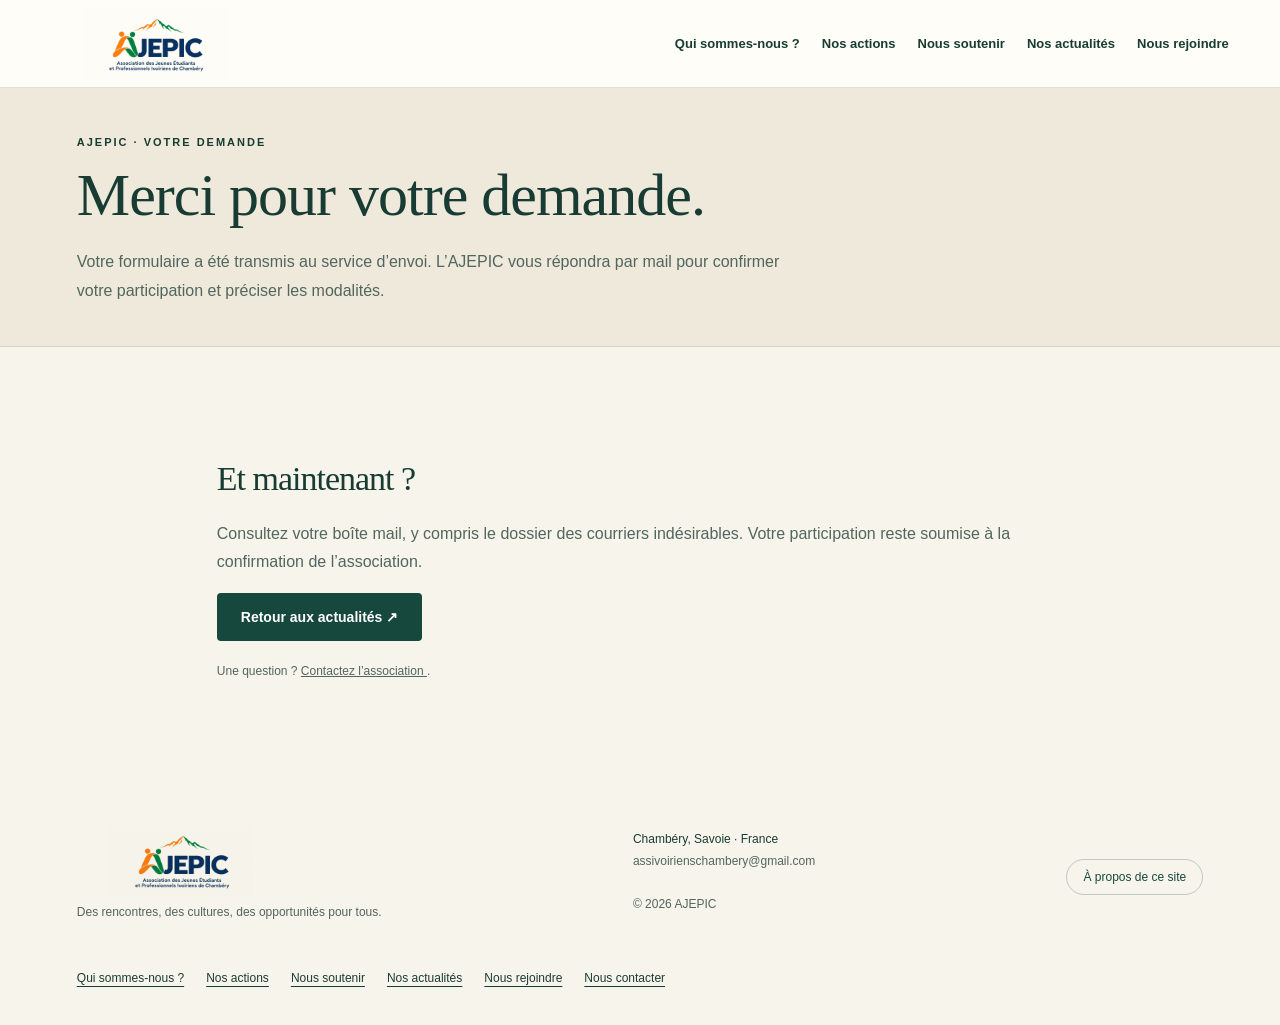
<file: inscription-envoyee.html>
<!DOCTYPE html>
<html lang="fr">
 <head>
  <meta charset="utf-8"/>
  <meta content="width=device-width,initial-scale=1" name="viewport"/>
  <meta content="Inscrivez-vous à un événement de l’AJEPIC. Envoyez vos coordonnées et recevez une réponse de l’association par email." name="description"/>
  <title>
   Demande transmise — AJEPIC Chambéry
  </title>
  <link href="style.css" rel="stylesheet"/>
  <link rel="icon" type="image/jpeg" href="assets/logo-ajepic.jpeg"/>
 </head>
 <body>
  <header>
   <a aria-label="AJEPIC accueil" class="brand" href="index.html">
    <img alt="AJEPIC — Association des Jeunes Étudiants et Professionnels Ivoiriens de Chambéry" class="official-logo" src="assets/logo-ajepic.jpeg"/>
   </a>
   <nav aria-label="Navigation principale" class="page-nav" id="nav">
    <a href="index.html">
     Qui sommes-nous ?
    </a>
    <a href="actions.html">
     Nos actions
    </a>
    <a href="soutenir.html">
     Nous soutenir
    </a>
    <a href="actualites.html">
     Nos actualités
    </a>
    <a href="adherer.html">
     Nous rejoindre
    </a>
   </nav>
   <button aria-expanded="false" aria-label="Ouvrir le menu" class="menu">
    ☰
   </button>
  </header>
  <main class="page-content">
   <section class="page-heading">
    <div class="eyebrow">
     AJEPIC · Votre demande
    </div>
    <h1>
     Merci pour votre demande.
    </h1>
    <p>
     Votre formulaire a été transmis au service d’envoi. L’AJEPIC vous répondra par mail pour confirmer votre participation et préciser les modalités.
    </p>
   </section>
   <section class="section registration-section">
    <h2>
     Et maintenant ?
    </h2>
    <p>
     Consultez votre boîte mail, y compris le dossier des courriers indésirables. Votre participation reste soumise à la confirmation de l’association.
    </p>
    <a class="btn" href="actualites.html">
     Retour aux actualités ↗
    </a>
    <p class="registration-note">
     Une question ?
     <a href="mailto:assivoirienschambery@gmail.com">
      Contactez l’association
     </a>
     .
    </p>
   </section>
  </main>
  <footer>
   <div>
    <a class="brand" href="index.html">
     <img alt="AJEPIC — Association des Jeunes Étudiants et Professionnels Ivoiriens de Chambéry" class="official-logo" src="assets/logo-ajepic.jpeg"/>
    </a>
    <p>
     Des rencontres, des cultures, des opportunités pour tous.
    </p>
   </div>
   <div>
    Chambéry, Savoie · France
    <br/>
    <p>
     <a href="mailto:assivoirienschambery@gmail.com">
      assivoirienschambery@gmail.com
     </a>
     <br/>
     <br/>
     © 2026 AJEPIC
    </p>
   </div>
   <button class="filter" id="privacy">
    À propos de ce site
   </button>
   <div class="page-footer-links">
    <a href="index.html">
     Qui sommes-nous ?
    </a>
    <a href="actions.html">
     Nos actions
    </a>
    <a href="soutenir.html">
     Nous soutenir
    </a>
    <a href="actualites.html">
     Nos actualités
    </a>
    <a href="adherer.html">
     Nous rejoindre
    </a>
    <a href="contact.html">
     Nous contacter
    </a>
   </div>
  </footer>
  <dialog id="detail">
   <button aria-label="Fermer" class="close">
    ×
   </button>
   <div class="dialogbody">
   </div>
  </dialog>
  <script src="script.js">
  </script>
 </body>
</html>
</file>
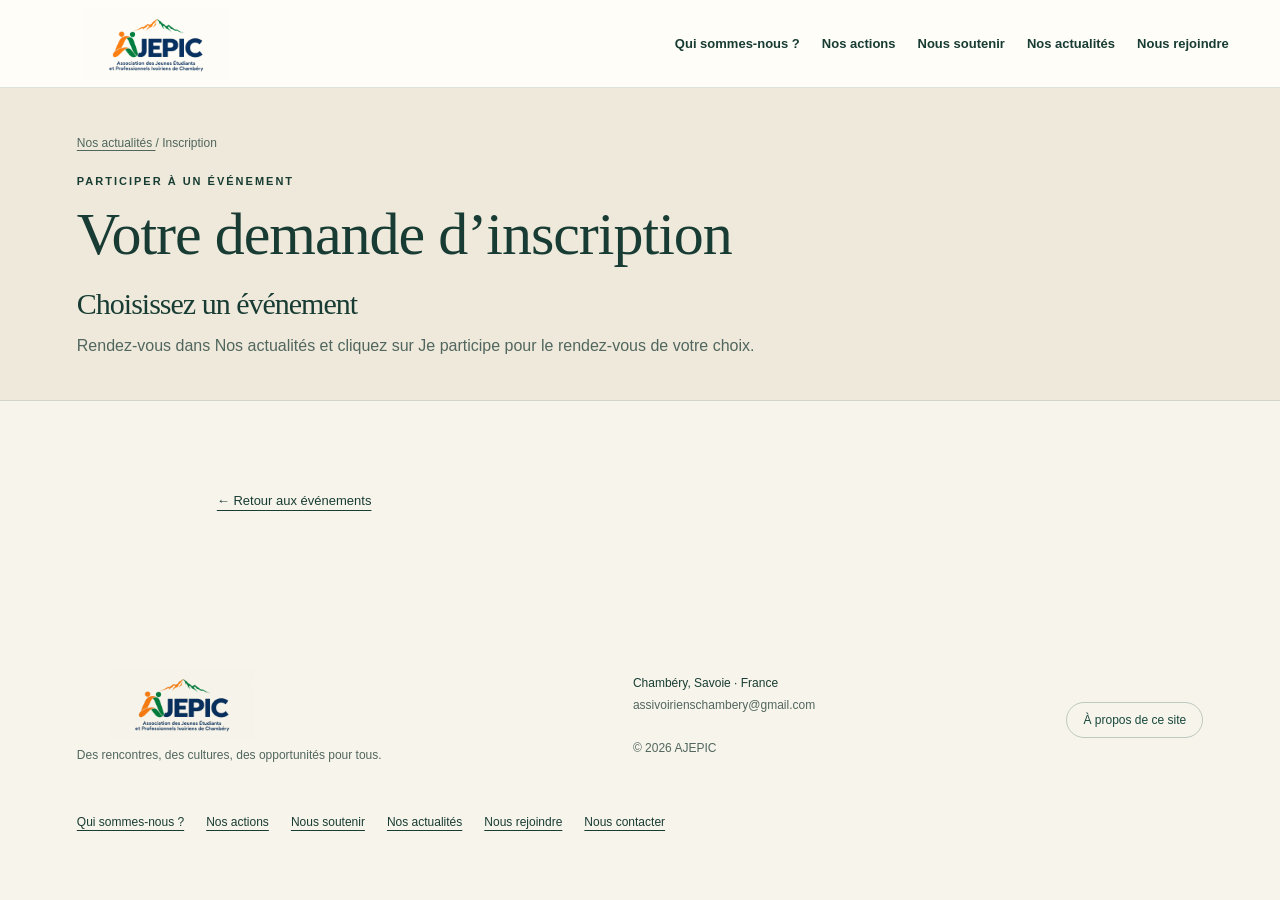
<file: inscription.html>
<!DOCTYPE html>
<html lang="fr">
 <head>
  <meta charset="utf-8"/>
  <meta content="width=device-width,initial-scale=1" name="viewport"/>
  <meta content="Inscrivez-vous à un événement de l’AJEPIC. Envoyez vos coordonnées et recevez une réponse de l’association par email." name="description"/>
  <title>
   Inscription à un événement — AJEPIC Chambéry
  </title>
  <link href="style.css" rel="stylesheet"/>
  <link rel="icon" type="image/jpeg" href="assets/logo-ajepic.jpeg"/>
 </head>
 <body>
  <header>
   <a aria-label="AJEPIC accueil" class="brand" href="index.html">
    <img alt="AJEPIC — Association des Jeunes Étudiants et Professionnels Ivoiriens de Chambéry" class="official-logo" src="assets/logo-ajepic.jpeg"/>
   </a>
   <nav aria-label="Navigation principale" class="page-nav" id="nav">
    <a href="index.html">
     Qui sommes-nous ?
    </a>
    <a href="actions.html">
     Nos actions
    </a>
    <a href="soutenir.html">
     Nous soutenir
    </a>
    <a href="actualites.html">
     Nos actualités
    </a>
    <a href="adherer.html">
     Nous rejoindre
    </a>
   </nav>
   <button aria-expanded="false" aria-label="Ouvrir le menu" class="menu">
    ☰
   </button>
  </header>
  <main class="page-content">
   <section class="page-heading">
    <div class="breadcrumb">
     <a href="actualites.html">
      Nos actualités
     </a>
     / Inscription
    </div>
    <div class="eyebrow">
     Participer à un événement
    </div>
    <h1>
     Votre demande d’inscription
    </h1>
    <h2 id="registration-event-title">
     L’événement choisi
    </h2>
    <p id="registration-event-info">
     Retrouvez le rendez-vous sélectionné dans Nos actualités.
    </p>
   </section>
   <section class="section registration-section">
    <a class="registration-back" href="actualites.html">
     ← Retour aux événements
    </a>
    <form action="https://formsubmit.co/assivoirienschambery@gmail.com" id="event-registration" method="POST">
     <input name="Evenement" type="hidden" value=""/>
     <input name="Date_evenement" type="hidden" value=""/>
     <input name="_subject" type="hidden" value="AJEPIC - Demande d’inscription"/>
     <input name="_template" type="hidden" value="table"/>
     <input name="_next" type="hidden" value=""/>
     <input name="_url" type="hidden" value=""/>
     <input name="_autoresponse" type="hidden" value="Bonjour, votre demande d’inscription a été transmise à l’AJEPIC. L’association vous répondra par email pour confirmer votre participation et préciser les modalités. Ce message automatique ne vaut pas confirmation de votre inscription. Merci et à bientôt."/>
     <div aria-hidden="true" class="registration-honey">
      <label>
       Ne pas remplir ce champ
       <input autocomplete="off" name="_honey" tabindex="-1" type="text"/>
      </label>
     </div>
     <h2>
      Vos coordonnées
     </h2>
     <p>
      Tous les champs sont obligatoires. L’association vous répondra à l’adresse email indiquée.
     </p>
     <div class="registration-fields">
      <div class="registration-field">
       <label for="registration-lastname">
        Nom
       </label>
       <input autocomplete="family-name" id="registration-lastname" maxlength="100" name="Nom" required=""/>
      </div>
      <div class="registration-field">
       <label for="registration-firstname">
        Prénoms
       </label>
       <input autocomplete="given-name" id="registration-firstname" maxlength="150" name="Prenoms" required=""/>
      </div>
      <div class="registration-field registration-wide">
       <label for="registration-job">
        Situation professionnelle
       </label>
       <select id="registration-job" name="Situation_professionnelle" required="">
        <option value="">
         Sélectionnez votre situation
        </option>
        <option>
         Étudiant ou étudiante
        </option>
        <option>
         Salarié ou salariée
        </option>
        <option>
         Entrepreneur ou indépendant
        </option>
        <option>
         En recherche d’emploi
        </option>
        <option>
         Retraité ou retraitée
        </option>
        <option>
         Autre situation
        </option>
       </select>
      </div>
      <div class="registration-field">
       <label for="registration-contact">
        Contact téléphonique
       </label>
       <input autocomplete="tel" id="registration-contact" maxlength="40" name="Contact" required="" type="tel"/>
      </div>
      <div class="registration-field">
       <label for="registration-email">
        Email
       </label>
       <input autocomplete="email" id="registration-email" maxlength="254" name="email" required="" type="email"/>
      </div>
     </div>
     <p class="registration-privacy">
      Ces informations sont transmises à l’AJEPIC via FormSubmit afin de traiter votre inscription et de vous répondre par mail. Pour toute question, écrivez à
      <a href="mailto:assivoirienschambery@gmail.com">
       assivoirienschambery@gmail.com
      </a>
      .
     </p>
     <button class="btn orange" type="submit">
      Soumettre ma demande
     </button>
     <p class="registration-note">
      Votre participation sera confirmée par l’association. Une demande ne constitue pas une réservation confirmée.
     </p>
     <noscript>
      <p>
       Activez JavaScript pour sélectionner l’événement et envoyer ce formulaire, ou contactez l’association par email.
      </p>
     </noscript>
    </form>
   </section>
  </main>
  <footer>
   <div>
    <a class="brand" href="index.html">
     <img alt="AJEPIC — Association des Jeunes Étudiants et Professionnels Ivoiriens de Chambéry" class="official-logo" src="assets/logo-ajepic.jpeg"/>
    </a>
    <p>
     Des rencontres, des cultures, des opportunités pour tous.
    </p>
   </div>
   <div>
    Chambéry, Savoie · France
    <br/>
    <p>
     <a href="mailto:assivoirienschambery@gmail.com">
      assivoirienschambery@gmail.com
     </a>
     <br/>
     <br/>
     © 2026 AJEPIC
    </p>
   </div>
   <button class="filter" id="privacy">
    À propos de ce site
   </button>
   <div class="page-footer-links">
    <a href="index.html">
     Qui sommes-nous ?
    </a>
    <a href="actions.html">
     Nos actions
    </a>
    <a href="soutenir.html">
     Nous soutenir
    </a>
    <a href="actualites.html">
     Nos actualités
    </a>
    <a href="adherer.html">
     Nous rejoindre
    </a>
    <a href="contact.html">
     Nous contacter
    </a>
   </div>
  </footer>
  <dialog id="detail">
   <button aria-label="Fermer" class="close">
    ×
   </button>
   <div class="dialogbody">
   </div>
  </dialog>
  <script src="script.js">
  </script>
 </body>
</html>
</file>
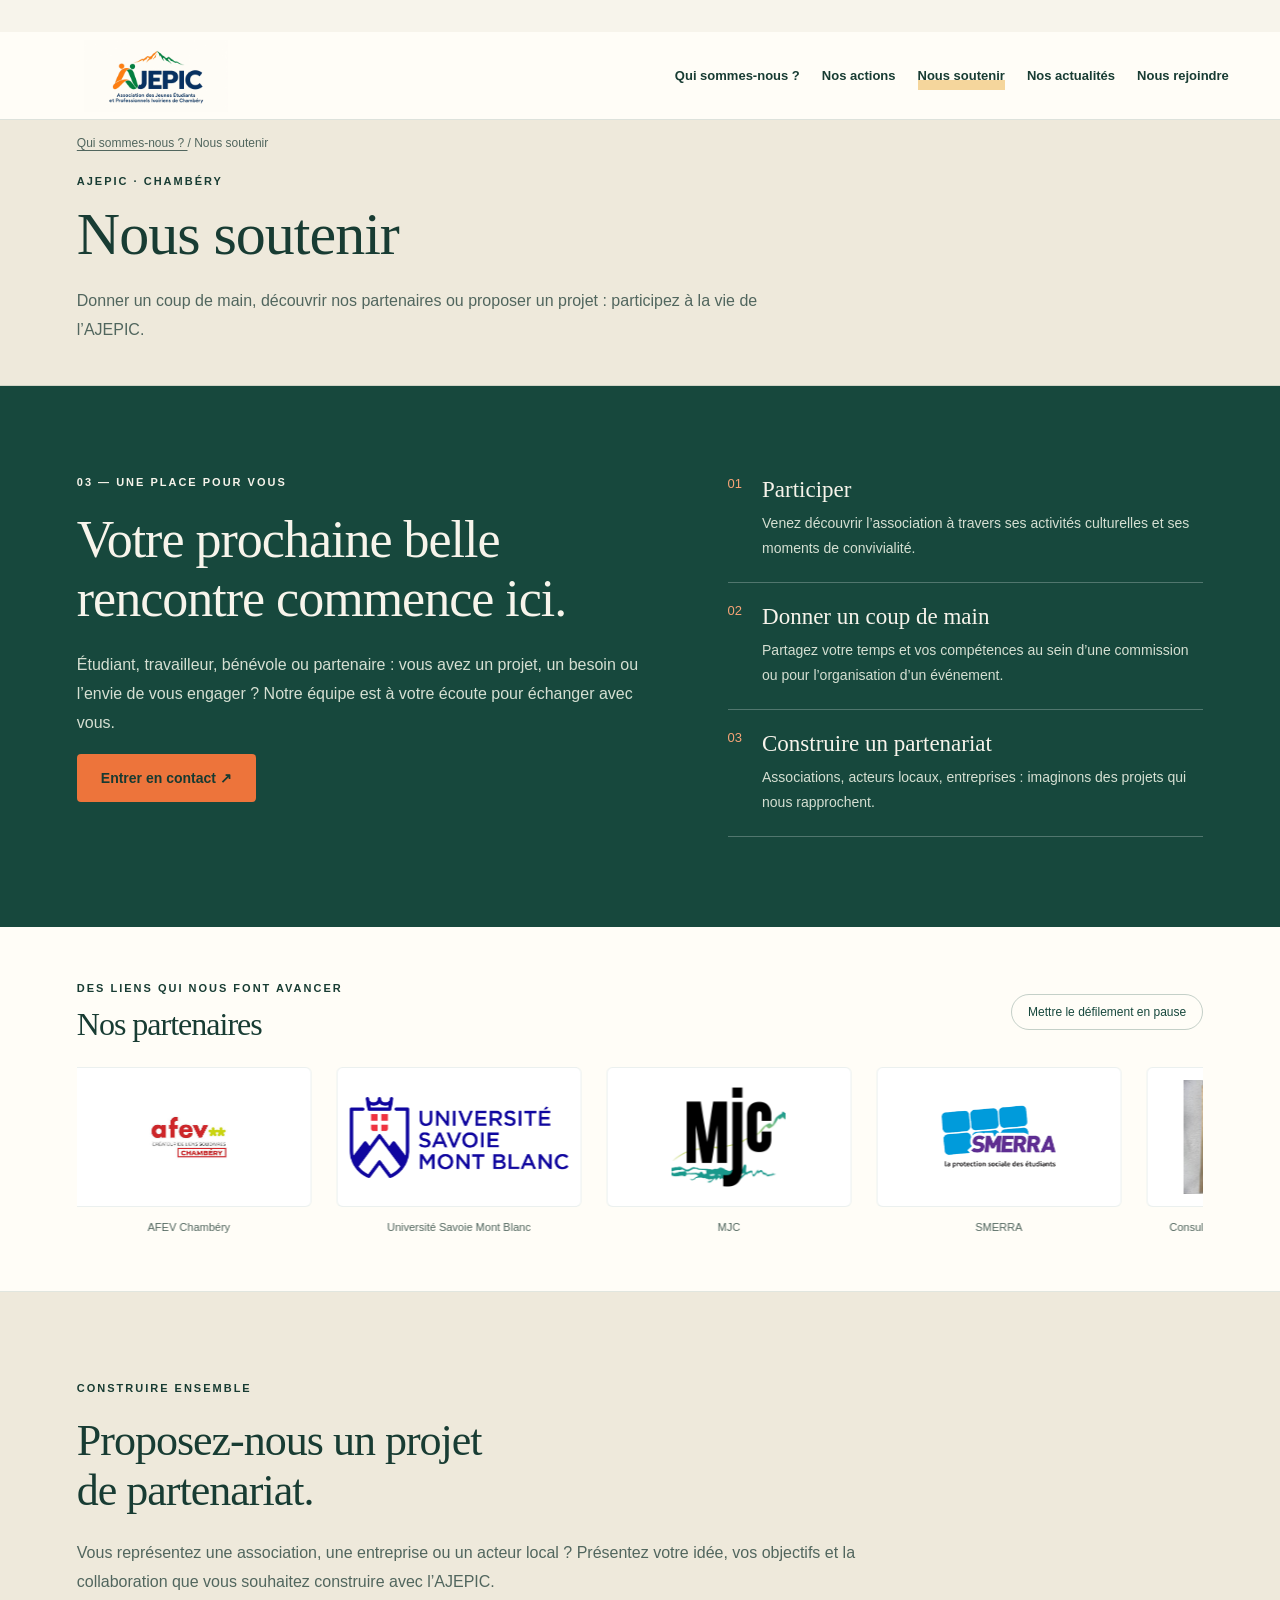
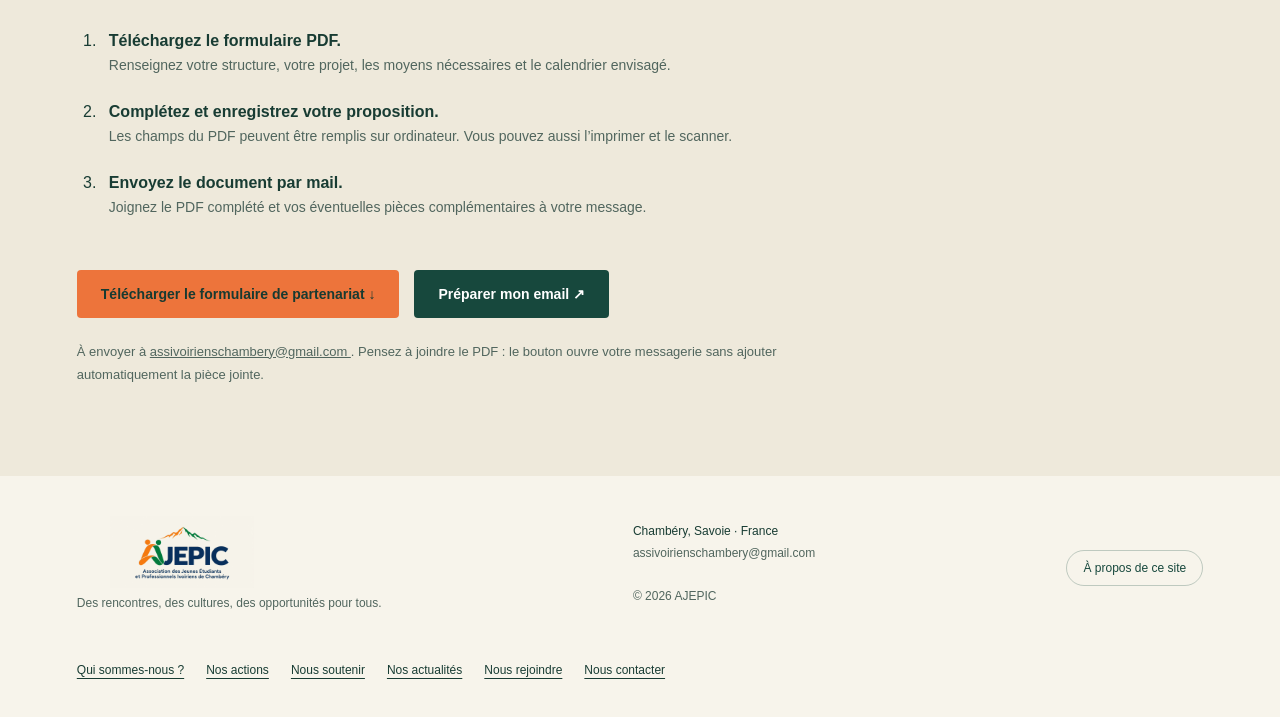
<file: partenaires.html>
<!DOCTYPE html>
<html lang="fr">
 <head>
  <meta charset="utf-8"/>
  <meta content="0;url=soutenir.html#partenaires" http-equiv="refresh"/>
  <title>
   Nos partenaires — AJEPIC
  </title>
  <link rel="icon" type="image/jpeg" href="assets/logo-ajepic.jpeg"/>
 </head>
 <body>
  <a href="soutenir.html#partenaires">
   Découvrir nos partenaires dans Nous soutenir
  </a>
 </body>
</html>
</file>
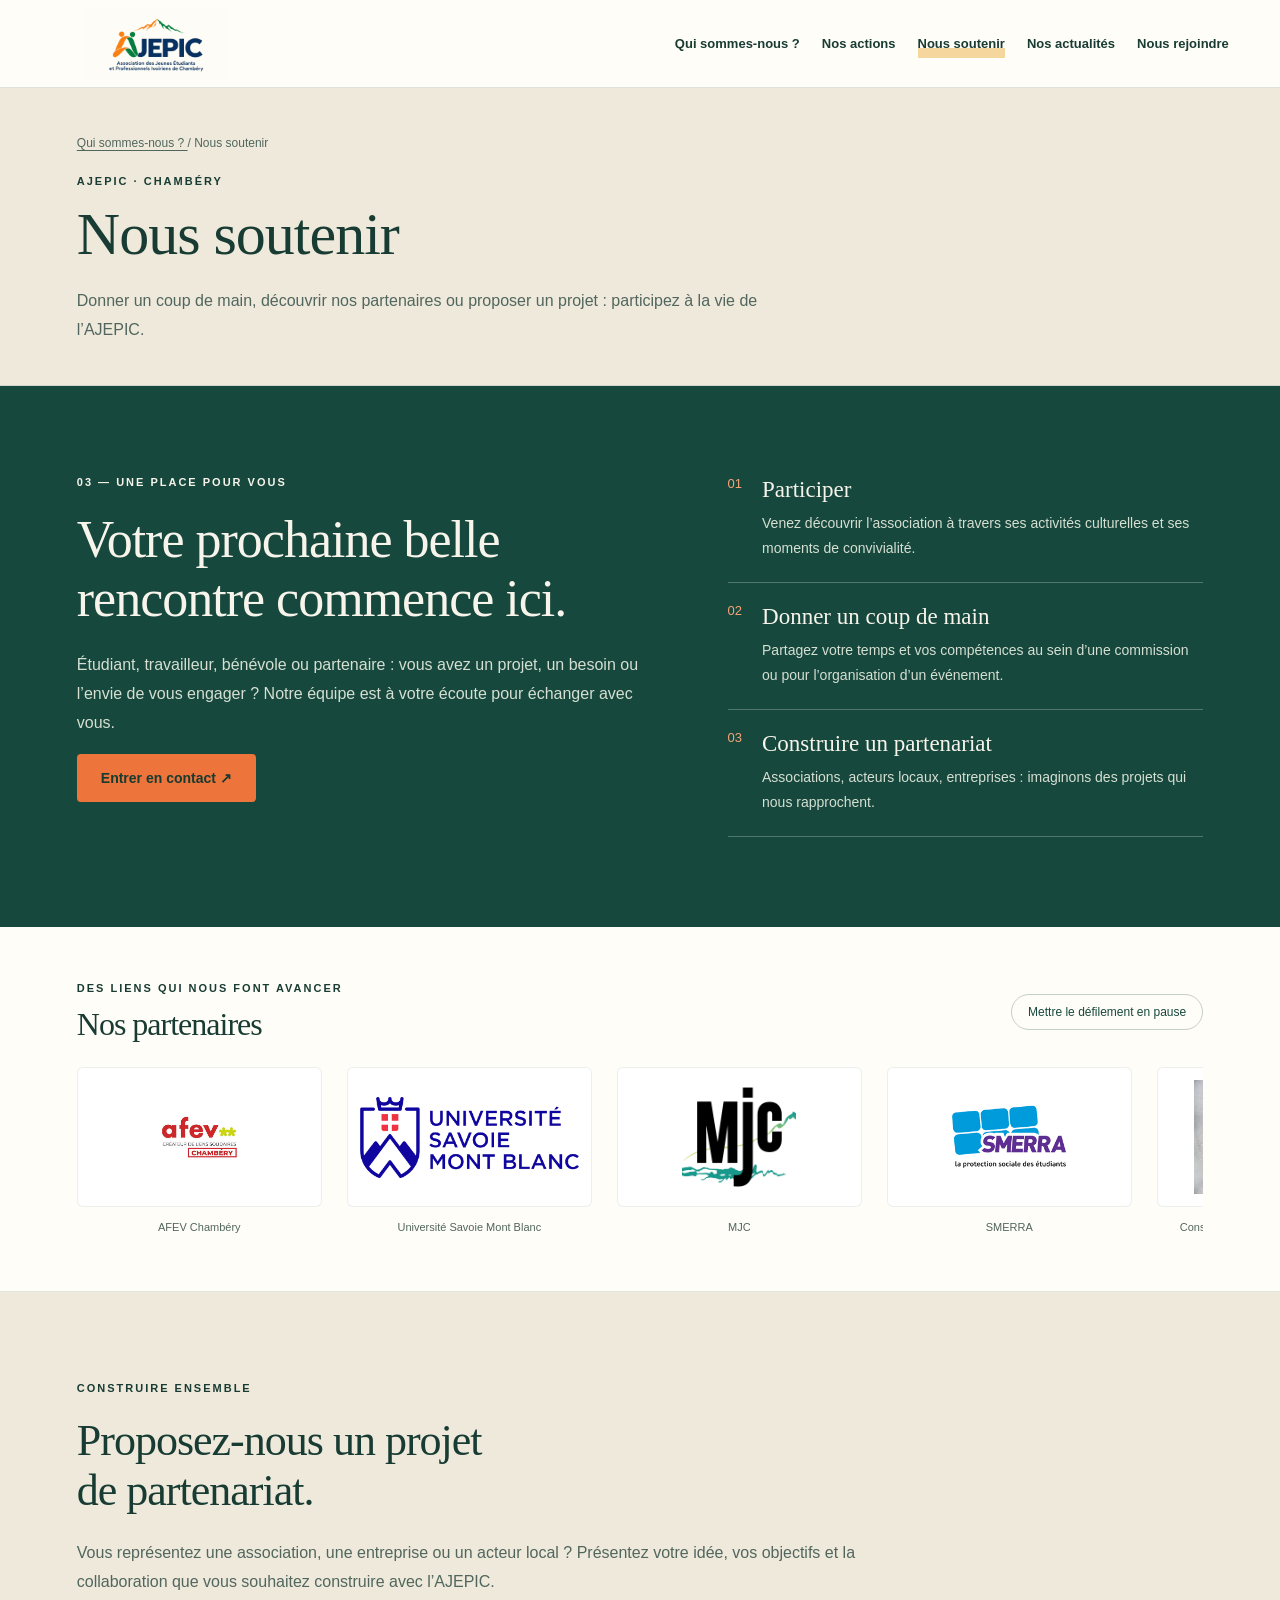
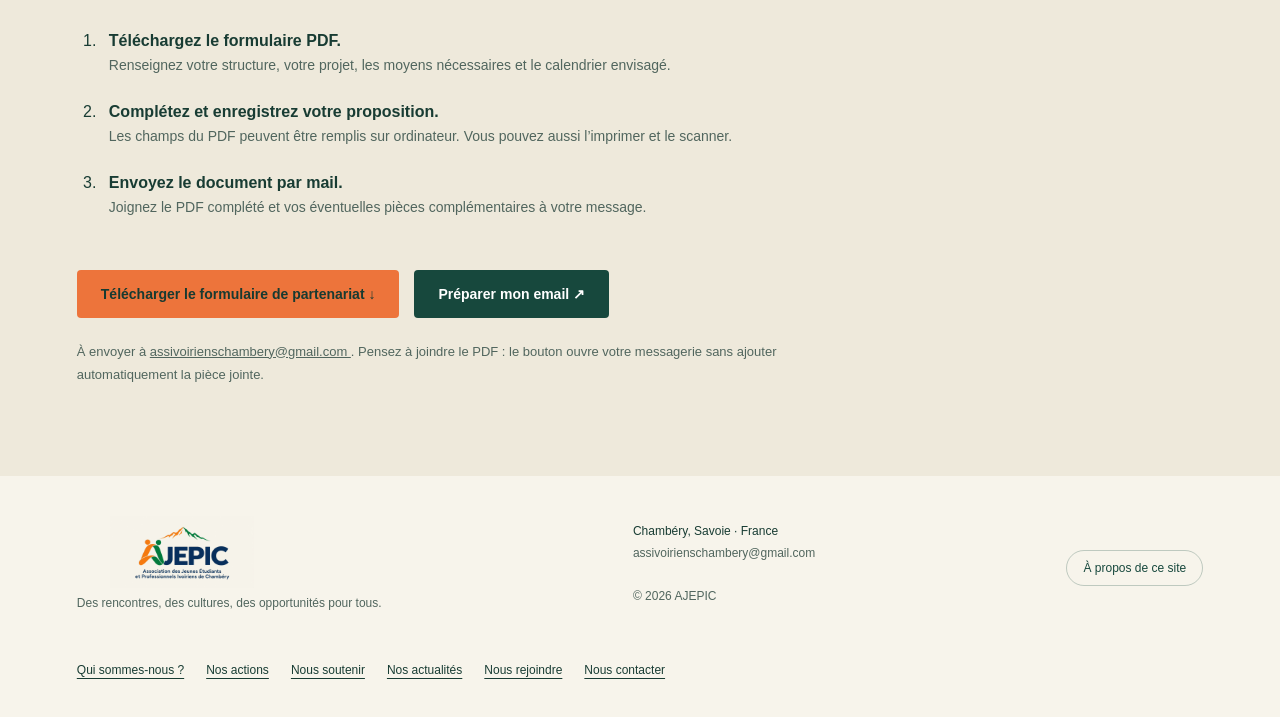
<file: soutenir.html>
<!DOCTYPE html>
<html lang="fr">
 <head>
  <meta charset="utf-8"/>
  <meta content="width=device-width,initial-scale=1" name="viewport"/>
  <meta content="Nous soutenir : découvrez la vie de l’AJEPIC à Chambéry, ses actions, ses rendez-vous et les façons de participer." name="description"/>
  <title>
   Nous soutenir — AJEPIC Chambéry
  </title>
  <link href="style.css" rel="stylesheet"/>
  <link rel="icon" type="image/jpeg" href="assets/logo-ajepic.jpeg"/>
 </head>
 <body>
  <header>
   <a aria-label="AJEPIC accueil" class="brand" href="index.html">
    <img alt="AJEPIC — Association des Jeunes Étudiants et Professionnels Ivoiriens de Chambéry" class="official-logo" src="assets/logo-ajepic.jpeg"/>
   </a>
   <nav aria-label="Navigation principale" class="page-nav" id="nav">
    <a href="index.html">
     Qui sommes-nous ?
    </a>
    <a href="actions.html">
     Nos actions
    </a>
    <a aria-current="page" href="soutenir.html">
     Nous soutenir
    </a>
    <a href="actualites.html">
     Nos actualités
    </a>
    <a href="adherer.html">
     Nous rejoindre
    </a>
   </nav>
   <button aria-expanded="false" aria-label="Ouvrir le menu" class="menu">
    ☰
   </button>
  </header>
  <main class="page-content">
   <section class="page-heading">
    <div class="breadcrumb">
     <a href="index.html">
      Qui sommes-nous ?
     </a>
     / Nous soutenir
    </div>
    <div class="eyebrow">
     AJEPIC · Chambéry
    </div>
    <h1>
     Nous soutenir
    </h1>
    <p>
     Donner un coup de main, découvrir nos partenaires ou proposer un projet : participez à la vie de l’AJEPIC.
    </p>
   </section>
   <section class="section join" id="rejoindre">
    <div>
     <div class="eyebrow">
      03 — Une place pour vous
     </div>
     <h2>
      Votre prochaine belle
      <br/>
      rencontre commence ici.
     </h2>
     <p>
      Étudiant, travailleur, bénévole ou partenaire : vous avez un projet, un besoin ou l’envie de vous engager ? Notre équipe est à votre écoute pour échanger avec vous.
     </p>
     <a class="btn orange" href="contact.html#contact">
      Entrer en contact ↗
     </a>
    </div>
    <div class="join-options">
     <div class="join-option">
      <span>
       01
      </span>
      <div>
       <h3>
        Participer
       </h3>
       <p>
        Venez découvrir l’association à travers ses activités culturelles et ses moments de convivialité.
       </p>
      </div>
     </div>
     <div class="join-option">
      <span>
       02
      </span>
      <div>
       <h3>
        Donner un coup de main
       </h3>
       <p>
        Partagez votre temps et vos compétences au sein d’une commission ou pour l’organisation d’un événement.
       </p>
      </div>
     </div>
     <div class="join-option">
      <span>
       03
      </span>
      <div>
       <h3>
        Construire un partenariat
       </h3>
       <p>
        Associations, acteurs locaux, entreprises : imaginons des projets qui nous rapprochent.
       </p>
      </div>
     </div>
    </div>
   </section>
   <section aria-labelledby="partners-title" class="partners" id="partenaires">
    <div class="partners-heading">
     <div>
      <div class="eyebrow">
       Des liens qui nous font avancer
      </div>
      <h2 id="partners-title">
       Nos partenaires
      </h2>
     </div>
     <button aria-pressed="false" class="filter" id="partners-pause">
      Mettre le défilement en pause
     </button>
    </div>
    <div class="partners-window">
     <div class="partners-track">
      <div class="partners-group">
       <div class="partner-item">
        <div class="partner-image">
         <img alt="AFEV Chambéry" height="130" src="assets/partenaire-afev.png" width="240"/>
        </div>
        <span>
         AFEV Chambéry
        </span>
       </div>
       <div class="partner-item">
        <div class="partner-image">
         <img alt="Université Savoie Mont Blanc" height="130" src="assets/partenaire-usmb.png" width="240"/>
        </div>
        <span>
         Université Savoie Mont Blanc
        </span>
       </div>
       <div class="partner-item">
        <div class="partner-image">
         <img alt="MJC" height="130" src="assets/partenaire-mjc.png" width="240"/>
        </div>
        <span>
         MJC
        </span>
       </div>
       <div class="partner-item">
        <div class="partner-image">
         <img alt="SMERRA" height="130" src="assets/partenaire-smerra.png" width="240"/>
        </div>
        <span>
         SMERRA
        </span>
       </div>
       <div class="partner-item">
        <div class="partner-image">
         <img alt="Consulat général de Côte d’Ivoire à Lyon" height="130" src="assets/partenaire-consulat.png" width="240"/>
        </div>
        <span>
         Consulat général de Côte d’Ivoire à Lyon
        </span>
       </div>
       <div class="partner-item">
        <div class="partner-image">
         <img alt="Ville de Chambéry" height="130" src="assets/partenaire-chambery.png" width="240"/>
        </div>
        <span>
         Ville de Chambéry
        </span>
       </div>
      </div>
      <div aria-hidden="true" class="partners-group">
       <div class="partner-item">
        <div class="partner-image">
         <img alt="AFEV Chambéry" height="130" src="assets/partenaire-afev.png" width="240"/>
        </div>
        <span>
         AFEV Chambéry
        </span>
       </div>
       <div class="partner-item">
        <div class="partner-image">
         <img alt="Université Savoie Mont Blanc" height="130" src="assets/partenaire-usmb.png" width="240"/>
        </div>
        <span>
         Université Savoie Mont Blanc
        </span>
       </div>
       <div class="partner-item">
        <div class="partner-image">
         <img alt="MJC" height="130" src="assets/partenaire-mjc.png" width="240"/>
        </div>
        <span>
         MJC
        </span>
       </div>
       <div class="partner-item">
        <div class="partner-image">
         <img alt="SMERRA" height="130" src="assets/partenaire-smerra.png" width="240"/>
        </div>
        <span>
         SMERRA
        </span>
       </div>
       <div class="partner-item">
        <div class="partner-image">
         <img alt="Consulat général de Côte d’Ivoire à Lyon" height="130" src="assets/partenaire-consulat.png" width="240"/>
        </div>
        <span>
         Consulat général de Côte d’Ivoire à Lyon
        </span>
       </div>
       <div class="partner-item">
        <div class="partner-image">
         <img alt="Ville de Chambéry" height="130" src="assets/partenaire-chambery.png" width="240"/>
        </div>
        <span>
         Ville de Chambéry
        </span>
       </div>
      </div>
     </div>
    </div>
   </section>
   <section class="section partnership-project" id="projet-partenariat">
    <div class="eyebrow">
     Construire ensemble
    </div>
    <h2>
     Proposez-nous un projet
     <br/>
     de partenariat.
    </h2>
    <p>
     Vous représentez une association, une entreprise ou un acteur local ? Présentez votre idée, vos objectifs et la collaboration que vous souhaitez construire avec l’AJEPIC.
    </p>
    <ol class="partnership-steps">
     <li>
      <strong>
       Téléchargez le formulaire PDF.
      </strong>
      <span>
       Renseignez votre structure, votre projet, les moyens nécessaires et le calendrier envisagé.
      </span>
     </li>
     <li>
      <strong>
       Complétez et enregistrez votre proposition.
      </strong>
      <span>
       Les champs du PDF peuvent être remplis sur ordinateur. Vous pouvez aussi l’imprimer et le scanner.
      </span>
     </li>
     <li>
      <strong>
       Envoyez le document par mail.
      </strong>
      <span>
       Joignez le PDF complété et vos éventuelles pièces complémentaires à votre message.
      </span>
     </li>
    </ol>
    <div class="partnership-actions">
     <a class="btn orange" download="AJEPIC_projet_partenariat.pdf" href="formulaires/AJEPIC_projet_partenariat.pdf">
      Télécharger le formulaire de partenariat ↓
     </a>
     <a class="btn" href="mailto:assivoirienschambery@gmail.com?subject=Proposition%20de%20partenariat%20AJEPIC&amp;body=Bonjour%2C%0A%0AVous%20trouverez%20en%20pi%C3%A8ce%20jointe%20notre%20proposition%20de%20partenariat.%0A%0ATitre%20du%20projet%20%3A%20%0AStructure%20%3A%20%0A%0ACordialement%2C">
      Préparer mon email ↗
     </a>
    </div>
    <p class="partnership-note">
     À envoyer à
     <a href="mailto:assivoirienschambery@gmail.com">
      assivoirienschambery@gmail.com
     </a>
     . Pensez à joindre le PDF : le bouton ouvre votre messagerie sans ajouter automatiquement la pièce jointe.
    </p>
   </section>
  </main>
  <footer>
   <div>
    <a class="brand" href="index.html">
     <img alt="AJEPIC — Association des Jeunes Étudiants et Professionnels Ivoiriens de Chambéry" class="official-logo" src="assets/logo-ajepic.jpeg"/>
    </a>
    <p>
     Des rencontres, des cultures, des opportunités pour tous.
    </p>
   </div>
   <div>
    Chambéry, Savoie · France
    <br/>
    <p>
     <a href="mailto:assivoirienschambery@gmail.com">
      assivoirienschambery@gmail.com
     </a>
     <br/>
     <br/>
     © 2026 AJEPIC
    </p>
   </div>
   <button class="filter" id="privacy">
    À propos de ce site
   </button>
   <div class="page-footer-links">
    <a href="index.html">
     Qui sommes-nous ?
    </a>
    <a href="actions.html">
     Nos actions
    </a>
    <a href="soutenir.html">
     Nous soutenir
    </a>
    <a href="actualites.html">
     Nos actualités
    </a>
    <a href="adherer.html">
     Nous rejoindre
    </a>
    <a href="contact.html">
     Nous contacter
    </a>
   </div>
  </footer>
  <dialog id="detail">
   <button aria-label="Fermer" class="close">
    ×
   </button>
   <div class="dialogbody">
   </div>
  </dialog>
  <script src="script.js">
  </script>
 </body>
</html>
</file>
<file: style.css>
:root {
  --green: #17483d;
  --orange: #ed743b;
  --cream: #f7f4eb;
  --ink: #183c33
}

* {
  box-sizing: border-box
}

html {
  scroll-behavior: smooth;
  scroll-padding-top: 90px
}

body {
  margin: 0;
  background: var(--cream);
  color: var(--ink);
  font-family: Arial, sans-serif
}

a {
  color: inherit;
  text-decoration: none
}

button {
  font: inherit;
  cursor: pointer
}

header {
  height: 88px;
  display: flex;
  align-items: center;
  justify-content: space-between;
  padding: 0 6%;
  border-bottom: 1px solid #17483d25;
  background: var(--cream);
  position: sticky;
  top: 0;
  z-index: 10
}

.brand {
  font-size: 29px;
  letter-spacing: -1px;
  font-weight: 900
}

.brand span {
  color: var(--orange)
}

nav {
  display: flex;
  align-items: center;
  gap: 30px;
  font-size: 14px
}

.btn {
  display: inline-flex;
  align-items: center;
  justify-content: center;
  gap: 22px;
  background: var(--green);
  color: white;
  padding: 16px 24px;
  border: 0;
  border-radius: 4px;
  font-weight: 600;
  font-size: 14px
}

.btn.light {
  background: var(--cream);
  color: var(--green)
}

.btn.orange {
  background: var(--orange);
  color: #173a31
}

.menu {
  display: none
}

.hero {
  display: grid;
  grid-template-columns: 1fr 1fr;
  min-height: 650px;
  padding: 60px 6% 55px;
  gap: 60px;
  align-items: center
}

.eyebrow {
  font-size: 11px;
  letter-spacing: 2px;
  text-transform: uppercase;
  font-weight: 700;
  display: flex;
  gap: 10px;
  align-items: center
}

.dot {
  height: 8px;
  width: 8px;
  background: var(--orange);
  border-radius: 50%
}

h1,
h2,
h3,
p {
  margin-top: 0
}

h1 {
  font-family: Georgia, serif;
  font-weight: 400;
  font-size: clamp(48px, 5.5vw, 80px);
  letter-spacing: -3px;
  line-height: 1.05;
  margin: 27px 0
}

h1 em {
  color: #bc542d;
  font-weight: 400
}

p {
  font-size: 16px;
  line-height: 1.8;
  color: #51665e
}

.hero p {
  max-width: 440px
}

.actions {
  display: flex;
  gap: 25px;
  align-items: center;
  margin: 29px 0
}

.textlink {
  font-size: 14px;
  border-bottom: 1px solid;
  padding: 7px 0
}

.small {
  font-size: 12px;
  color: #6b776c
}

.art {
  height: 530px;
  position: relative;
  border-radius: 180px 180px 12px 12px;
  overflow: hidden;
  background: #d9e4cb
}

.art svg {
  width: 100%;
  height: 100%
}

.art-label {
  position: absolute;
  bottom: 24px;
  left: 25px;
  right: 25px;
  background: #f8f5eaeF;
  padding: 20px;
  display: flex;
  justify-content: space-between;
  align-items: center;
  border-radius: 4px
}

.art-label strong {
  font: 25px Georgia, serif
}

.art-label span {
  font-size: 10px;
  letter-spacing: 2px
}

.strip {
  background: var(--green);
  color: #edeeda;
  padding: 24px 6%;
  display: flex;
  justify-content: space-between;
  gap: 15px;
  font-size: 12px;
  letter-spacing: 2px;
  text-transform: uppercase
}

.section {
  padding: 90px 6%
}

.intro {
  display: grid;
  grid-template-columns: 1fr 1.25fr;
  gap: 100px
}

h2 {
  font: 44px/1.15 Georgia, serif;
  letter-spacing: -1px;
  margin: 22px 0
}

h3 {
  font: 26px/1.2 Georgia, serif
}

.pill {
  display: inline-block;
  border: 1px solid #17483d30;
  padding: 8px 12px;
  border-radius: 30px;
  font-size: 12px
}

.intro .copy {
  padding-top: 30px
}

.values {
  display: grid;
  grid-template-columns: repeat(3, 1fr);
  gap: 24px;
  margin-top: 45px
}

.value {
  border-top: 1px solid #17483d40;
  padding-top: 25px
}

.value .num {
  color: #ac5c34;
  font-size: 12px;
  display: block;
  margin-bottom: 22px
}

.value p {
  font-size: 14px
}

.agenda {
  background: #e9eddf
}

.sectionhead {
  display: flex;
  justify-content: space-between;
  align-items: end;
  margin-bottom: 36px
}

.sectionhead h2 {
  margin-bottom: 0
}

.filters {
  display: flex;
  gap: 8px;
  flex-wrap: wrap
}

.filter {
  background: transparent;
  border: 1px solid #17483d40;
  border-radius: 25px;
  padding: 10px 16px;
  font-size: 12px;
  color: var(--green)
}

.filter.active {
  background: var(--green);
  color: white
}

.event {
  display: grid;
  grid-template-columns: 90px 1fr auto;
  gap: 28px;
  padding: 26px 0;
  border-top: 1px solid #17483d30;
  align-items: center
}

.date {
  font: 36px Georgia, serif
}

.date span {
  display: block;
  font: 11px Arial, sans-serif;
  letter-spacing: 1px;
  margin-top: 5px
}

.event h3 {
  font-size: 25px;
  margin: 8px 0
}

.event p {
  margin: 0;
  font-size: 13px
}

.tag {
  font-size: 10px;
  text-transform: uppercase;
  letter-spacing: 1.5px;
  color: #8c4b29
}

.event button {
  border: 1px solid #17483d50;
  background: transparent;
  border-radius: 50%;
  width: 42px;
  height: 42px;
  color: var(--green);
  font-size: 21px
}

.join {
  background: var(--green);
  color: var(--cream);
  display: grid;
  grid-template-columns: 1.2fr 1fr;
  gap: 80px
}

.join p {
  color: #d5dfd2
}

.join h2 {
  font-size: 52px
}

.join-options {
  display: grid;
  gap: 20px
}

.join-option {
  padding-bottom: 20px;
  border-bottom: 1px solid #ffffff40;
  display: flex;
  gap: 20px
}

.join-option span {
  color: #f7a477;
  font-size: 13px
}

.join-option h3 {
  font-size: 23px;
  margin-bottom: 8px
}

.join-option p {
  font-size: 14px;
  margin: 0
}

footer {
  padding: 40px 6%;
  display: flex;
  justify-content: space-between;
  gap: 25px;
  align-items: center;
  font-size: 12px
}

footer p {
  font-size: 12px;
  margin: 5px 0
}

dialog {
  border: 0;
  background: var(--cream);
  color: var(--green);
  padding: 35px;
  border-radius: 12px;
  max-width: 520px;
  width: 90%
}

dialog::backdrop {
  background: #082d25aa
}

dialog h2 {
  font-size: 32px
}

.close {
  float: right;
  border: 0;
  background: transparent;
  font-size: 26px
}

.dialogbody p {
  font-size: 15px
}

.footnote {
  font-size: 12px;
  margin-top: 24px
}

a:focus-visible,
button:focus-visible {
  outline: 3px solid var(--orange);
  outline-offset: 4px
}

@media(max-width:800px) {
  header {
    height: 75px
  }

  .menu {
    display: block;
    border: 0;
    background: none;
    color: var(--green);
    font-size: 24px
  }

  nav {
    display: none;
    position: absolute;
    top: 75px;
    left: 0;
    right: 0;
    background: var(--cream);
    padding: 25px;
    flex-direction: column
  }

  nav.open {
    display: flex
  }

  .hero {
    grid-template-columns: 1fr;
    padding-top: 38px;
    gap: 28px
  }

  h1 {
    font-size: 58px
  }

  .art {
    height: 420px
  }

  .strip {
    flex-wrap: wrap;
    font-size: 10px;
    line-height: 1.8
  }

  .intro,
  .join {
    grid-template-columns: 1fr;
    gap: 20px
  }

  .section {
    padding: 60px 6%
  }

  .values {
    grid-template-columns: 1fr
  }

  .sectionhead {
    display: block
  }

  .filters {
    margin-top: 25px
  }

  .event {
    grid-template-columns: 55px 1fr 40px;
    gap: 12px
  }

  .event h3 {
    font-size: 21px
  }

  .date {
    font-size: 29px
  }

  .join h2 {
    font-size: 42px
  }

  footer {
    align-items: start;
    flex-direction: column
  }

  .actions {
    gap: 18px
  }
}

.official-logo {
  display: block;
  width: 190px;
  height: 72px;
  object-fit: contain;
  mix-blend-mode: multiply
}

.identity-art {
  border: 1px solid #17483d20;
  background: #fff;
  border-radius: 130px 130px 12px 12px;
  overflow: hidden;
  padding-top: 80px
}

.animated-window {
  position: relative;
  aspect-ratio: 16/9;
  overflow: hidden;
  background: white
}

.animated-window img {
  width: 100%;
  position: absolute;
  top: 50%;
  transform: translateY(-50%)
}

.animated-window #still-logo {
  height: 100%;
  object-fit: contain
}

.identity-caption {
  padding: 35px;
  text-align: center;
  background: #e9eddf
}

.identity-caption span {
  font-size: 11px;
  letter-spacing: 2px
}

.identity-caption h3 {
  margin: 15px 0 22px;
  font-size: 29px
}

.full-name {
  font-size: 16px;
  margin-top: 22px;
  max-width: 400px;
  color: var(--green);
  font-weight: 600
}

blockquote {
  font: 23px/1.6 Georgia, serif;
  margin: 22px 0 25px;
  padding-left: 24px;
  border-left: 3px solid var(--orange)
}

@media(max-width:800px) {
  .official-logo {
    width: 155px;
    height: 62px
  }

  .identity-art {
    padding-top: 40px
  }

  blockquote {
    font-size: 21px
  }
}

.hero {
  gap: 45px
}

h1 {
  font-size: clamp(46px, 4.8vw, 70px)
}

.support {
  background: #eee9db
}

.support-intro,
.solidarity {
  display: grid;
  grid-template-columns: 1fr 1fr;
  gap: 65px
}

.support-intro>p {
  align-self: center
}

.support .values {
  margin: 20px 0 35px
}

.solidarity {
  background: #e5eddf;
  align-items: center
}

.solidarity h2 {
  margin-bottom: 0
}

.contact {
  background: #f5e6d0
}

.contact>p {
  max-width: 650px
}

.contact-links {
  display: grid;
  grid-template-columns: 1.4fr 1fr;
  gap: 24px;
  margin-top: 35px
}

.contact-link {
  display: flex;
  flex-direction: column;
  gap: 15px;
  padding: 28px;
  border: 1px solid #17483d45;
  border-radius: 6px;
  transition: background .2s
}

.contact-link:hover {
  background: #fff8e9
}

.contact-link span {
  font-size: 11px;
  letter-spacing: 2px
}

.contact-link strong {
  font-size: clamp(16px, 2vw, 26px);
  overflow-wrap: anywhere
}

.contact-link small {
  font-size: 13px
}

.official-logo {
  width: 210px
}

nav {
  gap: 22px
}

@media(max-width:1000px) {
  nav {
    gap: 14px;
    font-size: 12px
  }

  .official-logo {
    width: 155px
  }
}

@media(max-width:800px) {

  .support-intro,
  .solidarity,
  .contact-links {
    grid-template-columns: 1fr;
    gap: 20px
  }

  .hero {
    gap: 30px
  }

  h1 {
    font-size: 52px
  }

  .contact-link {
    padding: 22px
  }
}

.commitments {
  padding-top: 30px
}

.commitment-heading {
  display: grid;
  grid-template-columns: 1.4fr 1fr;
  gap: 60px;
  align-items: center;
  margin-bottom: 35px
}

.commitment-heading h2 {
  font-size: 38px
}

.commitment-grid {
  display: grid;
  grid-template-columns: repeat(3, 1fr);
  gap: 22px
}

.commitment {
  background: #e9eddf;
  border-radius: 8px;
  padding: 28px;
  display: flex;
  flex-direction: column;
  border-top: 4px solid #638b65;
  transition: transform .2s
}

.commitment:nth-child(2) {
  background: #f5e5d1;
  border-color: #ed743b
}

.commitment:nth-child(3) {
  background: #e5ebed;
  border-color: #446a80
}

.commitment:hover {
  transform: translateY(-4px)
}

.commitment-top {
  display: flex;
  align-items: center;
  justify-content: space-between;
  gap: 12px
}

.commitment-top>span {
  font-size: 10px;
  letter-spacing: 1px;
  font-weight: 700
}

.commitment-top svg {
  width: 48px;
  height: 48px;
  flex-shrink: 0
}

.commitment h3 {
  font-size: 31px;
  margin: 25px 0 18px
}

.commitment p {
  font-size: 14px;
  line-height: 1.85;
  flex: 1
}

.commitment-tags {
  display: flex;
  flex-wrap: wrap;
  gap: 7px;
  margin: 8px 0 26px
}

.commitment-tags span {
  padding: 6px 9px;
  border: 1px solid #17483d30;
  border-radius: 25px;
  font-size: 10px
}

.commitment>a {
  display: flex;
  justify-content: space-between;
  gap: 10px;
  border-top: 1px solid #17483d30;
  padding-top: 18px;
  font-size: 12px;
  font-weight: 600
}

.commitment-invite {
  display: flex;
  justify-content: space-between;
  gap: 20px;
  margin-top: 28px;
  padding: 22px 0;
  border-bottom: 1px solid #17483d25;
  font-size: 14px
}

.commitment-invite a {
  font-weight: 600;
  text-decoration: underline;
  text-underline-offset: 5px
}

@media(max-width:900px) {
  .commitment-grid {
    grid-template-columns: 1fr
  }

  .commitment-heading {
    grid-template-columns: 1fr;
    gap: 5px
  }

  .commitment h3 br {
    display: none
  }

  .commitment-invite {
    flex-direction: column
  }

  .commitment-heading h2 {
    font-size: 33px
  }
}

@media(prefers-reduced-motion:reduce) {
  .commitment {
    transition: none
  }

  .commitment:hover {
    transform: none
  }
}

.partners {
  padding: 40px 6% 35px;
  background: #fffdf7;
  border-bottom: 1px solid #17483d20
}

.partners-heading {
  display: flex;
  align-items: center;
  justify-content: space-between;
  gap: 20px;
  margin-bottom: 25px
}

.partners h2 {
  font-size: 32px;
  margin: 12px 0 0
}

.partners-window {
  overflow: hidden;
  position: relative
}

.partners-track {
  display: flex;
  width: max-content;
  animation: partners-scroll 36s linear infinite
}

.partners-group {
  display: flex;
  flex-shrink: 0
}

.partner-item {
  width: 245px;
  margin-right: 25px;
  display: flex;
  flex-direction: column;
  align-items: center;
  justify-content: start;
  gap: 12px
}

.partner-image {
  width: 100%;
  height: 140px;
  display: flex;
  align-items: center;
  justify-content: center;
  background: white;
  border: 1px solid #17483d15;
  border-radius: 6px;
  padding: 12px
}

.partner-image img {
  display: block;
  max-width: 100%;
  max-height: 100%;
  width: auto;
  height: auto;
  object-fit: contain
}

.partner-item>span {
  text-align: center;
  font-size: 11px;
  line-height: 1.5;
  color: #51665e;
  max-width: 230px
}

.partners-window:hover .partners-track,
.partners.paused .partners-track {
  animation-play-state: paused
}

@keyframes partners-scroll {
  to {
    transform: translateX(-50%)
  }
}

@media(max-width:800px) {
  .partners {
    padding: 30px 6%
  }

  .partners-heading {
    align-items: start;
    flex-direction: column
  }

  .partners h2 {
    font-size: 29px
  }

  .partner-item {
    width: 205px;
    margin-right: 18px
  }

  .partner-image {
    height: 120px
  }
}

@media(prefers-reduced-motion:reduce) {
  .partners-track {
    animation: none
  }

  .partners-window {
    overflow-x: auto
  }

  .partners-group[aria-hidden] {
    display: none
  }
}

.event-poster-dialog {
  max-width: 980px;
  width: 94%;
  max-height: 90vh;
  overflow-y: auto;
  padding: 26px
}

.event-poster-dialog .close {
  position: sticky;
  top: 0;
  z-index: 2;
  background: var(--cream);
  border-radius: 50%;
  width: 36px;
  height: 36px
}

.poster-layout {
  display: grid;
  grid-template-columns: 1fr 1fr;
  gap: 30px;
  clear: both;
  padding-top: 12px
}

.poster-visual img {
  display: block;
  width: 100%;
  height: auto;
  border-radius: 5px
}

.poster-visual>a {
  display: inline-block;
  margin: 15px 0;
  font-size: 13px;
  text-decoration: underline
}

.poster-info h2 {
  font-size: 36px;
  margin: 15px 0
}

.poster-info p {
  font-size: 14px
}

.poster-info dl {
  font-size: 14px;
  line-height: 1.7
}

.poster-info dt {
  font-weight: bold;
  margin-top: 14px
}

.poster-info dd {
  margin: 3px 0 15px
}

.ticket-price {
  background: #e9eddf;
  padding: 14px;
  margin-bottom: 10px;
  border-radius: 4px;
  display: grid;
  gap: 8px;
  font-size: 13px
}

.ticket-price strong {
  font-size: 18px
}

.ticket-contact {
  display: grid;
  gap: 15px;
  border-top: 1px solid #17483d30;
  padding-top: 20px
}

.ticket-contact>a:last-child {
  text-align: center;
  font-size: 16px
}

.poster-program {
  margin: 20px 0
}

@media(max-width:650px) {
  .poster-layout {
    grid-template-columns: 1fr;
    gap: 20px
  }

  .event-poster-dialog {
    padding: 18px
  }

  .poster-info h2 {
    font-size: 31px
  }
}

.membership-downloads {
  margin-top: 32px;
  padding-top: 24px;
  border-top: 1px solid #ffffff40
}

.membership-downloads h3 {
  font-size: 24px;
  margin: 0 0 12px
}

.membership-actions {
  display: flex;
  flex-wrap: wrap;
  gap: 12px;
  margin: 20px 0 12px
}

.membership-downloads small {
  display: block;
  line-height: 1.6
}

.membership-actions .btn {
  gap: 10px
}

@media(max-width:600px) {
  .membership-actions {
    flex-direction: column
  }

  .membership-actions .btn {
    width: 100%
  }
}

/* Navigation avec rubriques déroulantes */
header {
  background: #fffdf7;
  padding: 0 4%;
  gap: 24px
}

nav {
  gap: 24px;
  font-size: 13px;
  font-weight: 700
}

.nav-dropdown {
  position: relative
}

.nav-dropdown summary {
  list-style: none;
  cursor: pointer;
  display: flex;
  align-items: center;
  gap: 9px;
  padding: 12px 0;
  white-space: nowrap
}

.nav-dropdown summary::-webkit-details-marker {
  display: none
}

.nav-dropdown summary span {
  font-size: 17px
}

.nav-dropdown[open] summary {
  background: linear-gradient(transparent 60%, #f5d69c 60%, #f5d69c 85%, transparent 85%)
}

.nav-dropdown[open] summary span {
  transform: rotate(180deg)
}

.nav-panel {
  position: absolute;
  top: 100%;
  left: -18px;
  min-width: 240px;
  display: grid;
  padding: 10px;
  background: #fffdf7;
  border: 1px solid #17483d20;
  border-radius: 4px;
  box-shadow: 0 12px 25px #12382e15
}

.nav-panel a {
  padding: 13px 12px;
  font-size: 13px;
  line-height: 1.4;
  border-radius: 3px
}

.nav-panel a:hover,
.nav-panel a:focus-visible {
  background: #e9eddf
}

.nav-direct {
  padding: 12px 0;
  white-space: nowrap
}

.nav-direct:hover {
  text-decoration: underline;
  text-decoration-color: var(--orange);
  text-underline-offset: 8px
}

.nav-partners {
  padding-left: 24px;
  border-left: 1px solid #17483d25
}

.nav-dropdown summary:focus-visible {
  outline: 3px solid var(--orange);
  outline-offset: 4px
}

.contact-links {
  grid-template-columns: 1fr;
  max-width: 780px
}

@media(min-width:1001px) and (max-width:1200px) {
  header {
    padding: 0 3%;
    gap: 18px
  }

  nav {
    gap: 17px;
    font-size: 12px
  }

  .official-logo {
    width: 150px
  }

  .nav-partners {
    padding-left: 17px
  }
}

@media(max-width:1000px) {
  header {
    height: 75px
  }

  .menu {
    display: block;
    border: 0;
    background: none;
    color: var(--green);
    font-size: 24px
  }

  nav {
    display: none;
    position: absolute;
    top: 75px;
    left: 0;
    right: 0;
    background: #fffdf7;
    padding: 20px 6%;
    flex-direction: column;
    align-items: stretch;
    gap: 5px;
    max-height: calc(100dvh - 75px);
    overflow: auto;
    border-bottom: 1px solid #17483d25
  }

  nav.open {
    display: flex
  }

  .nav-dropdown summary {
    justify-content: space-between
  }

  .nav-panel {
    position: static;
    box-shadow: none;
    border: 0;
    border-left: 2px solid var(--orange);
    margin: 0 0 10px 4px;
    min-width: 0;
    padding: 0 8px
  }

  .nav-partners {
    padding-left: 0;
    border-left: 0
  }

  .nav-direct {
    padding: 14px 0
  }

  .nav-dropdown[open] summary {
    background: none;
    color: #9a451f
  }
}

/* Pages et navigation partagée */
header {
  padding: 0 4%;
  gap: 22px
}

.page-nav {
  gap: 22px;
  font-size: 13px;
  font-weight: 700
}

.page-nav a {
  position: relative;
  padding: 13px 0;
  white-space: nowrap
}

.page-nav a[aria-current="page"] {
  background: linear-gradient(transparent 60%, #f5d69c 60%, #f5d69c 85%, transparent 85%)
}

.page-nav a:hover {
  color: #a14b27
}

.page-heading {
  padding: 48px 6% 40px;
  background: #eee9db;
  border-bottom: 1px solid #17483d20
}

.page-heading .breadcrumb {
  font-size: 12px;
  color: #51665e;
  margin-bottom: 25px
}

.breadcrumb a {
  text-decoration: underline;
  text-underline-offset: 3px
}

.page-heading h1 {
  font: clamp(38px, 4.8vw, 60px)/1.1 Georgia, serif;
  letter-spacing: -1px;
  margin: 14px 0 20px
}

.page-heading>p {
  max-width: 730px;
  margin-bottom: 0
}

.home-discover {
  padding: 70px 6%;
  background: #e9eddf
}

.home-discover h2 {
  margin-top: 12px
}

.home-cards {
  display: grid;
  grid-template-columns: repeat(3, 1fr);
  gap: 24px;
  margin-top: 34px
}

.home-card {
  display: flex;
  flex-direction: column;
  padding: 30px;
  background: var(--cream);
  border: 1px solid #17483d25;
  border-radius: 6px
}

.home-card>span {
  font-size: 11px;
  letter-spacing: 1px;
  color: #8c4b29
}

.home-card h3 {
  margin: 22px 0 16px
}

.home-card p {
  font-size: 14px;
  flex: 1
}

.home-card .textlink {
  align-self: start;
  font-weight: bold
}

.home-partners {
  padding: 45px 6%;
  display: flex;
  justify-content: space-between;
  align-items: center;
  gap: 30px;
  background: #fffdf7
}

.home-partners h2 {
  font-size: 32px
}

.home-partners p {
  margin: 0;
  max-width: 650px
}

.page-footer-links {
  display: flex;
  flex-wrap: wrap;
  gap: 12px 22px;
  margin-top: 18px;
  font-size: 12px
}

.page-footer-links a {
  text-decoration: underline;
  text-underline-offset: 4px
}

.page-content>.section:first-child {
  padding-top: 60px
}

.page-content>.partners {
  padding-top: 55px;
  padding-bottom: 55px
}

@media(min-width:1001px) and (max-width:1250px) {
  .page-nav {
    gap: 15px;
    font-size: 12px
  }

  .official-logo {
    width: 140px
  }
}

@media(max-width:1000px) {
  .page-nav {
    gap: 4px;
    font-size: 14px
  }

  .page-nav a {
    padding: 14px 0
  }

  .page-nav a[aria-current="page"] {
    background: none;
    color: #9a451f;
    text-decoration: underline;
    text-decoration-thickness: 3px;
    text-underline-offset: 6px
  }

  .home-cards {
    grid-template-columns: 1fr
  }

  .home-partners {
    align-items: start;
    flex-direction: column
  }

  .page-heading {
    padding-top: 30px
  }

  .page-heading h1 {
    font-size: 42px
  }
}

footer {
  flex-wrap: wrap
}

.page-footer-links {
  flex-basis: 100%
}

.hero h1 {
  font-size: clamp(40px, 4.8vw, 66px);
  margin-bottom: 20px
}

.hero .hero-motto {
  font: clamp(26px, 2.8vw, 36px)/1.25 Georgia, serif;
  color: #a04d2b;
  max-width: 530px;
  margin-bottom: 22px
}

.hero .creation-date {
  display: inline-block;
  padding: 10px 15px;
  border: 1px solid #17483d35;
  border-radius: 4px;
  font-size: 14px;
  color: var(--green);
  font-weight: 700;
  margin: 6px 0
}

.association-date {
  margin-top: 22px;
  font-size: 15px;
  color: var(--green)
}

.membership-page {
  max-width: 1100px;
  margin: auto
}

.membership-page .membership-downloads {
  border-top: 1px solid #17483d30;
  color: var(--green);
  margin-top: 28px
}

.membership-page .membership-downloads h3 {
  font-size: 25px
}

.membership-page .membership-actions .light {
  border: 1px solid #17483d60;
  background: white
}

.membership-page .membership-downloads p {
  max-width: 730px
}

.membership-contact {
  margin-top: 32px
}

.membership-contact a {
  text-decoration: underline;
  text-underline-offset: 4px
}

.partnership-project {
  background: #eee9db
}

.partnership-project>p {
  max-width: 800px
}

.partnership-steps {
  list-style: decimal;
  padding-left: 24px;
  max-width: 800px;
  margin: 30px 0
}

.partnership-steps li {
  padding: 0 0 20px 8px;
  line-height: 1.7
}

.partnership-steps strong,
.partnership-steps span {
  display: block
}

.partnership-steps span {
  font-size: 14px;
  color: #51665e
}

.partnership-actions {
  display: flex;
  gap: 15px;
  flex-wrap: wrap
}

.partnership-note {
  font-size: 13px;
  margin: 22px 0 0
}

.partnership-note a {
  text-decoration: underline;
  overflow-wrap: anywhere
}

@media(max-width:650px) {
  .partnership-actions {
    flex-direction: column
  }

  .partnership-actions a {
    width: 100%;
    text-align: center
  }
}

.news-feature-heading h2 {
  font-size: 48px;
  margin: 12px 0 30px
}

.news-feature {
  display: grid;
  grid-template-columns: minmax(260px, .8fr) 1.2fr;
  background: var(--green);
  color: var(--cream);
  border-radius: 10px;
  overflow: hidden
}

.news-feature-poster {
  display: block;
  width: 100%;
  padding: 0;
  border: 0;
  background: #102e27;
  color: var(--cream);
  text-align: left;
  position: relative
}

.news-feature-poster img {
  display: block;
  width: 100%;
  height: auto;
  max-height: 760px;
  object-fit: contain
}

.news-feature-poster>span {
  display: block;
  padding: 17px 22px;
  text-align: center;
  font-size: 13px;
  font-weight: 600
}

.news-feature-copy {
  padding: 48px 10%;
  align-self: center
}

.feature-badge {
  display: inline-block;
  border: 1px solid #f7f4eb70;
  padding: 8px 12px;
  border-radius: 22px;
  font-size: 11px;
  text-transform: uppercase;
  letter-spacing: 1px
}

.news-feature-copy .feature-date {
  font-size: 15px;
  color: #f5b28b;
  margin: 25px 0 14px;
  font-weight: 700
}

.news-feature-copy h3 {
  font-size: clamp(36px, 4.2vw, 60px);
  line-height: 1.08;
  margin: 0 0 25px
}

.news-feature-copy .feature-description {
  font-size: 15px;
  color: #d5dfd2;
  line-height: 1.8
}

.news-feature-copy dl {
  margin: 24px 0;
  font-size: 14px
}

.news-feature-copy dt {
  font-size: 10px;
  text-transform: uppercase;
  letter-spacing: 1px;
  color: #b8cdbd;
  margin-bottom: 7px
}

.news-feature-copy dd {
  margin: 0 0 18px;
  line-height: 1.7
}

.feature-prices {
  display: flex;
  gap: 20px;
  margin: 24px 0;
  flex-wrap: wrap
}

.feature-prices span {
  font-size: 13px;
  display: flex;
  align-items: baseline;
  gap: 10px
}

.feature-prices strong {
  font-size: 24px
}

.feature-contact {
  display: block;
  font-size: 13px;
  text-decoration: underline;
  text-underline-offset: 5px;
  margin-top: 22px;
  line-height: 1.6
}

.upcoming-heading {
  margin: 70px 0 30px
}

.upcoming-grid {
  display: grid;
  grid-template-columns: repeat(3, 1fr);
  gap: 26px
}

.upcoming-card {
  overflow: hidden;
  border: 1px solid #17483d25;
  border-radius: 8px;
  background: #fffdf7;
  display: flex;
  flex-direction: column
}

.event-illustration {
  position: relative;
  display: block;
  width: 100%;
  padding: 0;
  border: 0;
  overflow: hidden;
  background: #dce9df
}

.event-illustration img {
  display: block;
  width: 100%;
  aspect-ratio: 1.94;
  object-fit: cover;
  transition: transform .25s
}

.event-illustration:hover img {
  transform: scale(1.035)
}

.event-image-arrow {
  position: absolute;
  right: 16px;
  bottom: 16px;
  background: #fffdf7;
  border-radius: 50%;
  width: 34px;
  height: 34px;
  display: grid;
  place-items: center;
  color: var(--green);
  font-size: 20px
}

.upcoming-copy {
  padding: 25px;
  display: flex;
  flex-direction: column;
  flex: 1
}

.news-date {
  font-size: 12px;
  font-weight: 700;
  color: #17483d;
  margin-bottom: 15px
}

.upcoming-copy .tag {
  font-size: 10px
}

.upcoming-copy h3 {
  font-size: 26px;
  margin: 13px 0
}

.upcoming-copy p {
  font-size: 13px;
  flex: 1
}

.event-more {
  padding: 16px 0 0;
  border: 0;
  border-top: 1px solid #17483d25;
  color: var(--green);
  background: none;
  display: flex;
  align-items: center;
  justify-content: space-between;
  gap: 12px;
  font-size: 12px;
  font-weight: 700;
  text-align: left
}

.event-more span {
  font-size: 19px
}

.news-feature-copy>.btn {
  line-height: 1.5;
  text-align: center
}

.agenda .footnote {
  line-height: 1.7
}

@media(max-width:1000px) {
  .upcoming-grid {
    grid-template-columns: repeat(2, 1fr)
  }

  .news-feature-copy {
    padding: 30px 8%
  }

  .news-feature-copy h3 {
    font-size: 40px
  }
}

@media(max-width:650px) {
  .news-feature {
    grid-template-columns: 1fr
  }

  .news-feature-poster img {
    max-height: 640px
  }

  .news-feature-copy {
    padding: 32px 24px
  }

  .news-feature-copy h3 {
    font-size: 42px
  }

  .upcoming-grid {
    grid-template-columns: 1fr
  }

  .upcoming-heading {
    margin-top: 48px
  }

  .news-feature-heading h2 {
    font-size: 40px
  }

  .upcoming-heading .filters {
    gap: 7px
  }
}

@media(prefers-reduced-motion:reduce) {
  .event-illustration img {
    transition: none
  }
}

.news-teaser {
  display: grid;
  grid-template-columns: 1fr minmax(220px, 340px);
  align-items: center;
  gap: 60px;
  padding: 45px 6%;
  margin-top: 35px;
  background: #f7f4eb;
  border-radius: 10px;
  border: 1px solid #17483d20
}

.news-teaser h2 {
  font-size: 40px
}

.teaser-copy>p {
  max-width: 550px
}

.teaser-copy .teaser-help {
  font-size: 13px
}

.event-teaser-video {
  display: block;
  width: 100%;
  max-height: 580px;
  aspect-ratio: 480/848;
  background: #102e27;
  border-radius: 8px
}

.event-register {
  margin-top: 19px;
  padding: 12px 16px;
  align-self: start;
  font-size: 13px
}

.registration-section {
  max-width: 1000px;
  margin: auto
}

.registration-back {
  display: inline-block;
  font-size: 13px;
  text-decoration: underline;
  text-underline-offset: 5px;
  margin-bottom: 30px
}

.registration-section h2 {
  font-size: 34px
}

.registration-fields {
  display: grid;
  grid-template-columns: 1fr 1fr;
  gap: 24px;
  margin: 30px 0
}

.registration-field {
  display: flex;
  flex-direction: column;
  gap: 10px
}

.registration-field label {
  font-size: 14px;
  font-weight: 700
}

.registration-field input,
.registration-field select {
  display: block;
  box-sizing: border-box;
  width: 100%;
  min-width: 0;
  border: 1px solid #789285;
  border-radius: 4px;
  background: white;
  padding: 14px;
  font: 16px Arial, sans-serif;
  color: var(--green);
  min-height: 49px
}

.registration-field input:focus,
.registration-field select:focus {
  outline: 3px solid #ed743b60;
  outline-offset: 2px
}

.registration-wide {
  grid-column: 1/-1
}

.registration-privacy,
.registration-note {
  font-size: 12px;
  line-height: 1.8;
  overflow-wrap: anywhere
}

.registration-privacy {
  margin-bottom: 24px
}

.registration-privacy a,
.registration-note a {
  text-decoration: underline
}

.registration-note {
  margin-top: 20px
}

.registration-honey {
  display: none
}

button:disabled {
  opacity: .6;
  cursor: wait
}

#registration-event-title {
  font-size: 30px;
  margin: 20px 0 10px
}

.registration-section [hidden] {
  display: none
}

@media(max-width:650px) {
  .news-teaser {
    grid-template-columns: 1fr;
    gap: 24px;
    padding: 30px 24px
  }

  .event-teaser-video {
    max-width: 320px;
    justify-self: center
  }

  .news-teaser h2 {
    font-size: 34px
  }

  .registration-fields {
    grid-template-columns: 1fr
  }

  .registration-wide {
    grid-column: auto
  }

  .registration-section button[type=submit] {
    width: 100%
  }
}

/* Teaser en grand, avant l’affiche */
.news-teaser {
  display: block;
  padding: 0;
  margin: 0 0 35px;
  background: #102e27;
  border: 0;
  overflow: hidden;
  gap: 0
}

.news-teaser .teaser-copy {
  padding: 18px 24px;
  display: flex;
  justify-content: space-between;
  align-items: center;
  gap: 12px;
  color: var(--cream)
}

.news-teaser .teaser-copy h3 {
  font: 22px Georgia, serif;
  margin: 0
}

.news-teaser .teaser-copy p {
  font-size: 13px;
  margin: 0;
  color: #d5dfd2
}

.news-teaser .event-teaser-video {
  display: block;
  width: 100%;
  max-width: none;
  height: min(85vh, 900px);
  max-height: none;
  aspect-ratio: auto;
  object-fit: contain;
  background: #000;
  border-radius: 0;
  justify-self: auto
}

.adhesion-top-actions {
  display: flex;
  flex-wrap: wrap;
  gap: 18px;
  align-items: center;
  margin-top: 26px
}

.adhesion-top-actions>.btn {
  line-height: 1.5;
  text-align: center
}

.page-heading .adhesion-file-info {
  font-size: 12px;
  margin-top: 13px
}

.adhesion-preview {
  margin-top: 36px;
  padding-top: 25px;
  border-top: 1px solid #17483d25
}

.adhesion-preview h3 {
  font-size: 25px
}

.adhesion-preview iframe {
  display: block;
  width: 100%;
  height: 760px;
  border: 1px solid #17483d30;
  background: white;
  border-radius: 4px
}

.adhesion-preview p {
  font-size: 12px;
  margin-top: 14px;
  line-height: 1.6
}

@media(max-width:650px) {
  .news-teaser .teaser-copy {
    align-items: start;
    flex-direction: column;
    padding: 16px 20px;
    gap: 6px
  }

  .news-teaser .event-teaser-video {
    width: 100%;
    max-width: none;
    height: min(80vh, 760px);
    max-height: none
  }

  .adhesion-top-actions {
    align-items: stretch;
    flex-direction: column
  }

  .adhesion-top-actions .textlink {
    align-self: center
  }

  .adhesion-preview iframe {
    height: 560px
  }
}

.adhesion-form-preview {
  display: block;
  width: 100%;
  height: auto;
  border: 1px solid #17483d30;
  border-radius: 4px;
  background: white
}

/* Teaser réduit de moitié par rapport à la version précédente */
.news-teaser .event-teaser-video {
  height: min(42.5vh, 450px)
}

.intervention-frame {
  padding-top: 40px;
  padding-bottom: 45px;
  border-top: 1px solid #17483d25;
  background: #eee9db
}

.intervention-frame h2 {
  font-size: 31px;
  margin: 0 0 18px
}

.intervention-frame p {
  max-width: 1000px;
  font-size: 14px;
  margin: 0
}

.initiatives {
  background: #f7f4eb
}

.initiatives-intro {
  max-width: 780px
}

.initiative-grid {
  display: grid;
  grid-template-columns: repeat(3, 1fr);
  gap: 25px;
  margin-top: 35px
}

.initiative-card {
  border: 1px solid #17483d25;
  background: #fffdf7;
  border-radius: 8px;
  overflow: hidden;
  display: flex;
  flex-direction: column
}

.initiative-visual {
  position: relative;
  display: block;
  padding: 0;
  border: 0;
  width: 100%;
  background: none
}

.initiative-visual img {
  display: block;
  width: 100%;
  height: auto
}

.initiative-visual>span {
  position: absolute;
  right: 16px;
  bottom: 16px;
  width: 34px;
  height: 34px;
  border-radius: 50%;
  background: #fffdf7;
  display: grid;
  place-items: center;
  color: var(--green);
  font-size: 20px
}

.initiative-copy {
  padding: 26px;
  display: flex;
  flex-direction: column;
  flex: 1
}

.initiative-date {
  display: block;
  font-size: 12px;
  color: #51665e;
  line-height: 1.5;
  margin: 12px 0
}

.initiative-copy h3 {
  font-size: 27px;
  margin: 10px 0 18px
}

.initiative-copy p {
  font-size: 14px;
  flex: 1
}

.initiative-note {
  font-size: 12px;
  margin-top: 25px
}

.initiative-dialog {
  max-width: 650px;
  max-height: 90vh;
  overflow: auto
}

.initiative-detail-image {
  display: block;
  width: 100%;
  height: 180px;
  object-fit: cover;
  border-radius: 6px;
  margin: 35px 0 25px
}

.initiative-detail-date {
  font-weight: bold
}

.initiative-link-note {
  font-size: 13px;
  border-top: 1px solid #17483d25;
  padding-top: 18px
}

.board-section {
  background: #fffdf7
}

.board-heading {
  display: grid;
  grid-template-columns: 1fr 1fr;
  gap: 50px;
  align-items: center;
  margin-bottom: 40px
}

.board-heading h2 {
  font-size: 40px
}

.board-heading>p {
  font-size: 14px
}

.board-chart {
  max-width: 1250px;
  margin: auto
}

.board-group {
  border: 1px solid #17483d25;
  border-radius: 8px;
  padding: 20px;
  background: #e7eddf
}

.board-group>h3 {
  font: 700 12px/1.6 Arial, sans-serif;
  letter-spacing: .7px;
  text-transform: uppercase;
  margin: 0 0 16px
}

.board-leader,
.board-deputy {
  max-width: 440px;
  margin: 0 auto 24px;
  position: relative
}

.board-leader {
  background: #17483d;
  color: #fffdf7
}

.board-deputy {
  background: #e9eddf
}

.board-leader::after,
.board-deputy::after {
  content: '';
  position: absolute;
  height: 25px;
  border-left: 1px solid #8da497;
  top: 100%;
  left: 50%
}

.board-support-row {
  display: grid;
  grid-template-columns: 1fr 1fr;
  gap: 25px;
  max-width: 950px;
  margin: 0 auto
}

.board-finance,
.board-secretary {
  background: #f4e5ca
}

.board-people {
  display: grid;
  gap: 12px
}

.board-person {
  display: flex;
  width: 100%;
  align-items: center;
  gap: 12px;
  padding: 14px;
  text-align: left;
  background: #fffdf7;
  border: 1px solid #17483d20;
  border-radius: 6px;
  color: var(--green);
  transition: box-shadow .2s, transform .2s
}

.board-person:hover {
  box-shadow: 0 5px 15px #17483d15;
  transform: translateY(-2px)
}

.board-avatar {
  width: 48px;
  height: 48px;
  border-radius: 50%;
  display: grid;
  place-items: center;
  background: #e5eddf;
  flex-shrink: 0;
  color: #648477
}

.board-avatar svg {
  width: 40px;
  height: 40px
}

.board-person-copy {
  display: flex;
  flex-direction: column;
  gap: 5px;
  min-width: 0
}

.board-person-copy strong {
  font-size: 14px;
  line-height: 1.4;
  overflow-wrap: anywhere
}

.board-person-copy>span {
  font-size: 12px;
  line-height: 1.45;
  color: #51665e
}

.board-person-copy small {
  font-size: 10px;
  color: #9a4a29;
  margin-top: 3px
}

.board-commissions-label {
  text-align: center;
  font-size: 12px;
  font-weight: 700;
  letter-spacing: .5px;
  padding: 20px 0;
  margin: 24px 0 12px;
  border-top: 1px solid #8da497
}

.board-commissions {
  display: grid;
  grid-template-columns: repeat(4, minmax(0, 1fr));
  gap: 18px;
  align-items: start
}

.board-commissions .board-group {
  padding: 16px
}

.board-commissions .board-person {
  flex-direction: column;
  align-items: start;
  padding: 12px
}

.board-cell {
  margin-top: 22px;
  border-top: 3px solid #8da497
}

.board-cell h3 {
  font-size: 11px
}

.board-footnote {
  font-size: 12px;
  max-width: 1000px;
  line-height: 1.8;
  margin-top: 26px
}

.profile-dialog {
  max-width: 600px;
  max-height: 90vh;
  overflow: auto
}

.profile-photo {
  display: flex;
  align-items: center;
  flex-direction: column;
  gap: 10px;
  margin: 20px auto 28px;
  background: #e7eddf;
  padding: 25px;
  border-radius: 6px;
  color: #648477
}

.profile-photo svg {
  width: 95px;
  height: 95px
}

.profile-photo span {
  font-size: 12px
}

.profile-info {
  font-size: 14px
}

.profile-info dt {
  font-size: 11px;
  text-transform: uppercase;
  letter-spacing: 1px;
  margin-top: 18px;
  color: #51665e
}

.profile-info dd {
  margin: 7px 0 18px;
  font-weight: bold
}

.profile-update {
  font-size: 12px !important;
  color: #65756b
}

@media(max-width:1100px) {
  .board-commissions {
    grid-template-columns: repeat(2, minmax(0, 1fr))
  }

  .board-commissions .board-person {
    flex-direction: row;
    align-items: center
  }
}

@media(max-width:800px) {
  .initiative-grid {
    grid-template-columns: 1fr
  }

  .board-heading {
    grid-template-columns: 1fr;
    gap: 10px
  }

  .board-heading h2 {
    font-size: 33px
  }

  .board-support-row {
    grid-template-columns: 1fr
  }

  .board-commissions {
    grid-template-columns: 1fr
  }

  .board-leader,
  .board-deputy {
    max-width: 100%
  }
}

@media(max-width:650px) {
  .news-teaser .event-teaser-video {
    height: min(40vh, 380px)
  }
}

@media(prefers-reduced-motion:reduce) {
  .board-person {
    transition: none
  }

  .board-person:hover {
    transform: none
  }
}

/* Bureau compact : hiérarchie conservée, composition 2026–2028 */
.board-section {
  padding-top: 55px;
  padding-bottom: 55px
}

.board-chart {
  max-width: 1020px
}

.board-heading {
  gap: 35px;
  margin-bottom: 28px
}

.board-heading h2 {
  font-size: 34px
}

.board-leader,
.board-deputy {
  max-width: 340px;
  margin-bottom: 19px
}

.board-group {
  padding: 14px
}

.board-group>h3 {
  font-size: 11px;
  margin-bottom: 11px
}

.board-support-row {
  max-width: 780px;
  gap: 18px
}

.board-person {
  padding: 10px;
  gap: 9px
}

.board-avatar {
  width: 36px;
  height: 36px
}

.board-avatar svg {
  width: 29px;
  height: 29px
}

.board-person-copy strong {
  font-size: 12px
}

.board-person-copy>span {
  font-size: 11px
}

.board-person-copy small {
  font-size: 9px
}

.board-people {
  gap: 8px
}

.board-commissions {
  gap: 12px
}

.board-commissions .board-group {
  padding: 12px
}

.board-commissions .board-person {
  padding: 9px
}

.board-commissions-label {
  font-size: 11px;
  margin-top: 18px;
  padding: 16px 0
}

.board-cell {
  margin-top: 15px
}

.board-footnote {
  font-size: 11px
}

.initiative-grid {
  grid-template-columns: repeat(2, minmax(0, 1fr))
}

.initiative-form-actions {
  display: flex;
  flex-wrap: wrap;
  gap: 12px
}

.initiative-form-actions a {
  font-size: 13px;
  line-height: 1.5;
  text-align: center
}

.action-description {
  margin-bottom: 24px
}

.action-description textarea {
  padding: 14px;
  border: 1px solid #789285;
  border-radius: 4px;
  font: 16px/1.6 Arial, sans-serif;
  color: var(--green);
  resize: vertical;
  background: white
}

.action-description label {
  line-height: 1.6
}

#initiative-description-wrap[hidden] {
  display: none
}

/* Diaporama des activités, prêt pour les photos réelles */
.adhesion-slideshow {
  background: #e9eddf;
  padding-top: 55px;
  padding-bottom: 50px
}

.slideshow-heading {
  display: grid;
  grid-template-columns: 1.2fr 1fr;
  gap: 45px;
  align-items: center;
  margin-bottom: 25px
}

.slideshow-heading h2 {
  font-size: 35px
}

.slideshow-heading>p {
  font-size: 13px
}

.slides-viewport {
  border: 1px solid #17483d20;
  border-radius: 8px;
  overflow: hidden;
  background: #fffdf7
}

.adhesion-slide {
  margin: 0;
  display: grid;
  grid-template-columns: 1.2fr 1fr;
  align-items: center
}

.adhesion-slide[hidden] {
  display: none
}

.adhesion-slide img {
  display: block;
  width: 100%;
  height: 340px;
  object-fit: cover
}

.adhesion-slide figcaption {
  padding: 32px
}

.adhesion-slide figcaption>span {
  font-size: 10px;
  letter-spacing: 1px;
  text-transform: uppercase;
  color: #7f573e
}

.adhesion-slide h3 {
  font-size: 30px;
  line-height: 1.2;
  margin: 18px 0
}

.adhesion-slide p {
  font-size: 14px
}

.slideshow-controls {
  display: flex;
  flex-wrap: wrap;
  align-items: center;
  justify-content: center;
  gap: 14px;
  margin-top: 20px
}

.slideshow-controls>span {
  font-size: 12px;
  min-width: 45px;
  text-align: center
}

.slideshow-controls button {
  background: #fffdf7
}

.event-history {
  background: #eee9db
}

.event-history>p {
  max-width: 800px
}

.history-grid {
  display: grid;
  grid-template-columns: 1fr 1fr;
  gap: 26px;
  margin-top: 30px
}

.history-card {
  background: #fffdf7;
  border: 1px solid #17483d25;
  border-radius: 8px;
  overflow: hidden
}

.history-visual {
  display: block;
  position: relative;
  width: 100%;
  padding: 0;
  border: 0;
  background: #e7eddf;
  text-align: left
}

.history-visual img {
  display: block;
  width: 100%;
  height: 230px;
  object-fit: cover
}

.history-visual>span {
  position: absolute;
  bottom: 12px;
  left: 16px;
  padding: 7px 10px;
  border-radius: 3px;
  background: #fffdf7ed;
  color: var(--green);
  font-size: 10px
}

.history-copy {
  padding: 25px
}

.history-copy h3 {
  font-size: 28px;
  margin: 15px 0 25px
}

.history-copy .event-more {
  width: 100%
}

@media(max-width:800px) {

  .initiative-grid,
  .history-grid {
    grid-template-columns: 1fr
  }

  .slideshow-heading {
    grid-template-columns: 1fr;
    gap: 0
  }

  .adhesion-slide {
    grid-template-columns: 1fr
  }

  .adhesion-slide img {
    height: 260px
  }

  .adhesion-slide figcaption {
    padding: 24px
  }

  .adhesion-slide h3 {
    font-size: 26px
  }

  .board-heading h2 {
    font-size: 30px
  }

  .board-leader,
  .board-deputy {
    max-width: 100%
  }

  .board-chart {
    max-width: 100%
  }

  .board-person-copy strong {
    font-size: 13px
  }

  .board-person-copy>span {
    font-size: 12px
  }
}

@media(max-width:650px) {
  .initiative-form-actions {
    flex-direction: column
  }

  .initiative-form-actions a {
    width: 100%
  }

  .slideshow-controls {
    gap: 9px
  }

  .slideshow-controls button {
    font-size: 11px
  }

  .slideshow-controls #slide-pause {
    flex-basis: 100%
  }
}

.history-video-card .history-visual img {
  object-position: center 35%
}

.history-video-card .history-copy p {
  font-size: 13px
}

.history-video-dialog {
  max-width: 760px;
  width: 94%;
  max-height: 92vh;
  overflow: auto
}

.history-video-dialog .dialogbody {
  clear: both;
  padding-top: 20px
}

.history-video-dialog h2 {
  margin-top: 15px
}

.history-video {
  display: block;
  width: 100%;
  height: min(64vh, 700px);
  object-fit: contain;
  background: #000;
  border-radius: 6px
}

.history-video-help {
  font-size: 12px !important;
  margin-top: 16px
}

.history-video-card .history-visual .history-video-label {
  background: #17483df0;
  color: #fffdf7
}

.history-photo-card .history-visual {
  background: white
}

.history-photo-card .history-visual img {
  object-fit: contain;
  height: 300px
}

.history-photo-card .history-copy p {
  font-size: 13px
}

.history-photo-dialog {
  max-width: 900px;
  width: 94%;
  max-height: 92vh;
  overflow: auto
}

.history-photo-dialog .dialogbody {
  clear: both;
  padding-top: 15px
}

.history-full-photo {
  display: block;
  width: 100%;
  height: auto;
  max-height: 65vh;
  object-fit: contain;
  background: white;
  border-radius: 5px
}

.history-photo-caption {
  font-weight: bold;
  color: var(--green)
}

.adhesion-slide.photo-slide img {
  object-fit: contain;
  background: white
}

@media(max-width:650px) {
  .history-photo-card .history-visual img {
    height: 260px
  }
}

.profile-photo-portrait {
  padding: 0;
  background: transparent;
  overflow: hidden
}

.profile-photo-portrait img {
  display: block;
  width: auto;
  max-width: 100%;
  height: auto;
  max-height: 420px;
  object-fit: contain
}

.board-avatar img {
  width: 48px;
  height: 48px;
  object-fit: cover;
  border-radius: 50%
}

.initiative-detail-image.collection-poster {
  height: auto;
  object-fit: contain
}

.board-avatar {
  overflow: hidden
}

.board-avatar .member-cropped-photo {
  width: 48px;
  height: 48px;
  border-radius: 50%
}

.profile-photo-portrait .member-cropped-photo {
  width: auto;
  height: 350px;
  max-width: 100%;
  border-radius: 50%;
  overflow: hidden
}

.history-gallery {
  display: grid;
  gap: 18px;
  margin: 24px 0
}

.history-gallery img {
  display: block;
  width: 100%;
  height: auto;
  border-radius: 6px
}

.history-video-dialog .history-full-photo {
  max-height: 400px;
  object-fit: contain
}

.bbq-photo-overlay {
  position: relative;
  overflow: hidden
}

.bbq-photo-overlay img {
  display: block;
  width: 100%
}

.bbq-photo-overlay strong {
  position: absolute;
  inset: auto 0 0;
  padding: 32px 20px 20px;
  background: linear-gradient(transparent, rgba(0, 0, 0, .85));
  color: #fff;
  font-size: clamp(17px, 2.3vw, 27px);
  line-height: 1.25;
  text-align: left;
  text-wrap: balance
}

.detail-bbq {
  margin: 35px 0 25px;
  border-radius: 6px
}

.detail-bbq img {
  height: auto
}

.adhesion-slide .bbq-photo-overlay {
  align-self: stretch
}

.adhesion-slide .bbq-photo-overlay img {
  height: 100%;
  min-height: 340px;
  object-fit: cover
}

@media(max-width:800px) {
  .adhesion-slide .bbq-photo-overlay img {
    min-height: 260px
  }

  .bbq-photo-overlay strong {
    font-size: 20px
  }
}

.dedicated-event-image {
  display: block;
  width: 100%;
  height: auto;
  margin: 25px 0
}

.initiative-detail-image[src$="demarches_administratives.png"],
.initiative-detail-image[src$="droits_devoirs.png"] {
  height: auto;
  object-fit: contain
}

.event-illustration img[src$="moment_sportif_ensemble.png"],
.event-illustration img[src$="activite_decouverte_sortie_savoie.png"] {
  object-fit: contain;
  height: auto;
  width: 100%
}

.adhesion-slide img[src$="demarches_administratives.png"] {
  object-fit: contain
}

/* Compact visuals for the initiatives cards. */
#initiatives .initiative-grid {
  gap: 20px;
  align-items: stretch
}

#initiatives .initiative-visual {
  height: 180px;
  background: #f2f2e9;
  overflow: hidden;
  flex-shrink: 0
}

#initiatives .initiative-visual>img {
  width: 100%;
  height: 100%;
  object-fit: contain
}

#initiatives .initiative-visual .bbq-photo-overlay {
  height: 100%;
  width: 100%
}

#initiatives .initiative-visual .bbq-photo-overlay img {
  height: 100%;
  width: 100%;
  object-fit: cover
}

#initiatives .initiative-visual .bbq-photo-overlay strong {
  font-size: 17px;
  padding: 26px 16px 14px
}

#initiatives .initiative-copy {
  padding: 20px
}

#initiatives .initiative-copy h3 {
  font-size: 24px;
  margin: 8px 0 12px
}

#initiatives .initiative-date {
  margin: 8px 0
}

@media(max-width:800px) {
  #initiatives .initiative-visual {
    height: 160px
  }
}
</file>
